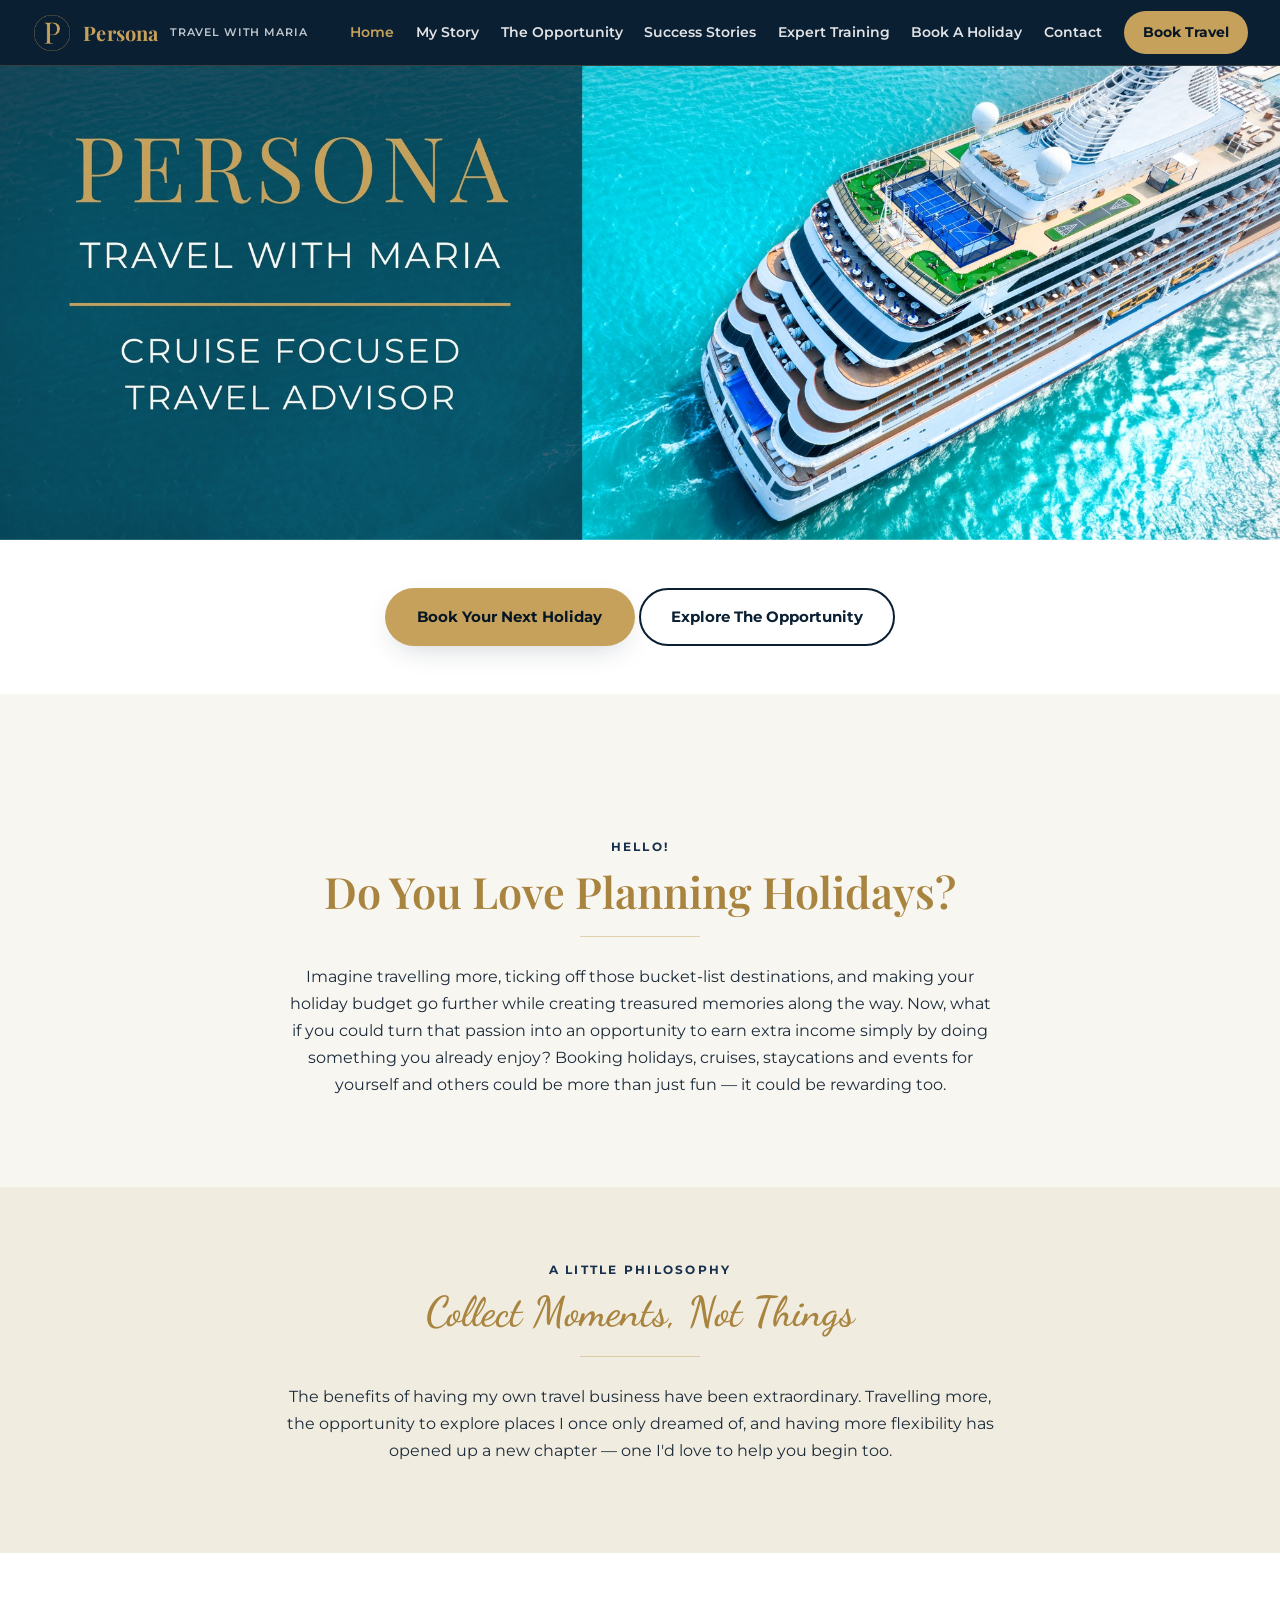
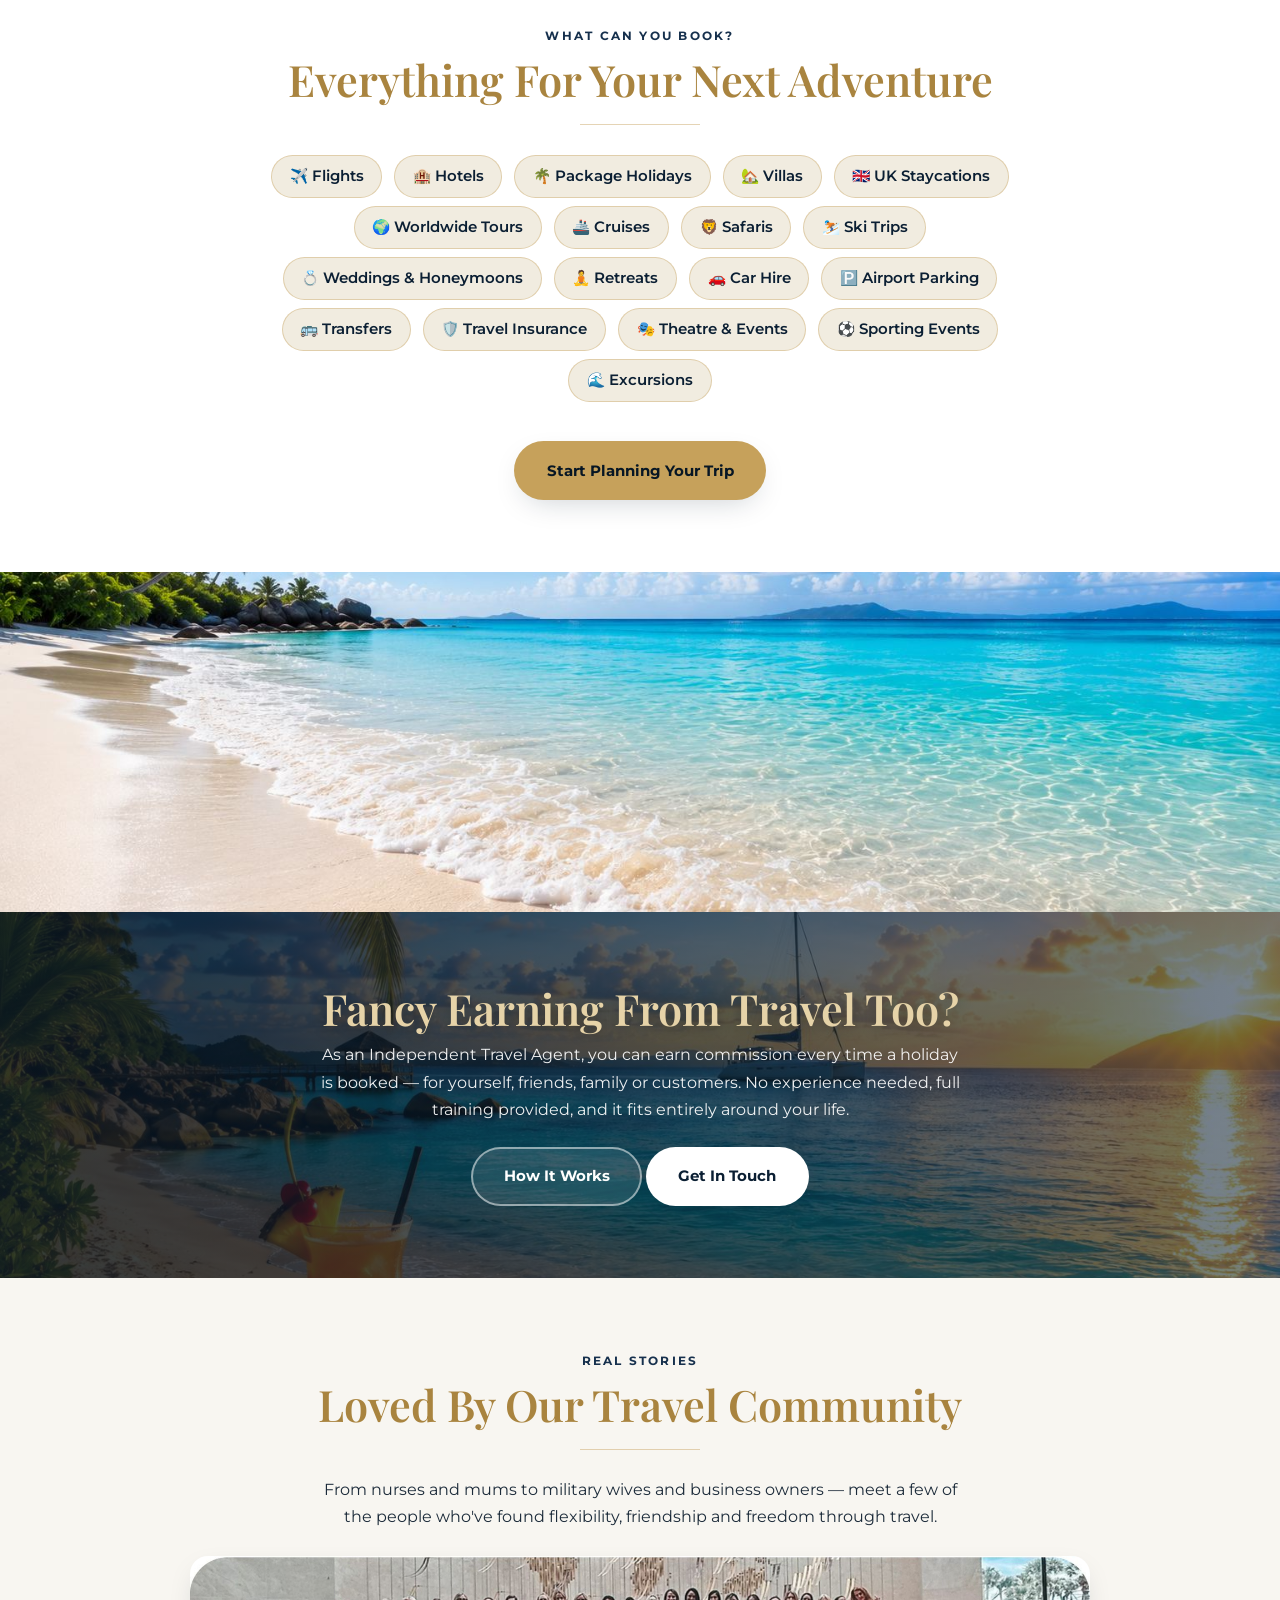
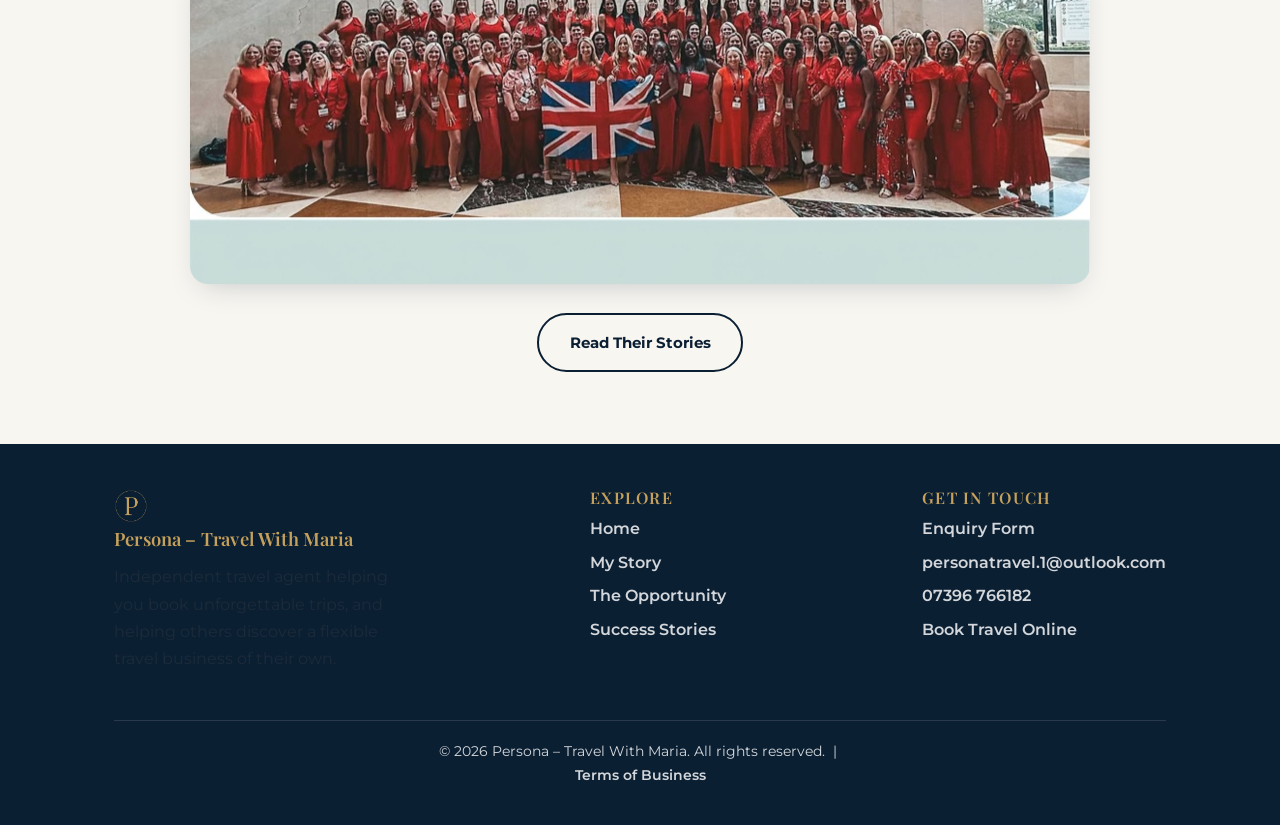
<file: index.html>
<!DOCTYPE html>
<html lang="en">
<head>
<meta name="google-site-verification" content="FMCW6wmu16ld_7FymERCwdyVBlSxtpciRfaMGRhkges" />
<meta charset="UTF-8">
<meta name="viewport" content="width=device-width, initial-scale=1.0">
<title>Persona – Travel With Maria | Independent Travel Agent</title>
<meta name="description" content="Travel smarter, dream bigger, live more. Book your next holiday or discover the flexible travel business opportunity with Maria.">
<link rel="stylesheet" href="style.css">
<meta property="og:type" content="website">
<meta property="og:title" content="Persona – Travel With Maria | Independent Travel Agent">
<meta property="og:description" content="Travel smarter, dream bigger, live more. Book your next holiday or discover the flexible travel business opportunity with Maria.">
<meta property="og:image" content="https://personatravelwithmaria.github.io/Persona-travel-with-maria/images/beach-calm-horizon.jpg">
<meta property="og:url" content="https://personatravelwithmaria.github.io/Persona-travel-with-maria/index.html">
<meta name="twitter:card" content="summary_large_image">
<meta name="twitter:title" content="Persona – Travel With Maria | Independent Travel Agent">
<meta name="twitter:description" content="Travel smarter, dream bigger, live more. Book your next holiday or discover the flexible travel business opportunity with Maria.">
<meta name="twitter:image" content="https://personatravelwithmaria.github.io/Persona-travel-with-maria/images/beach-calm-horizon.jpg">
</head>
<body>

<header class="site-header">
  <div class="nav-wrap">
    <a href="index.html" class="brand"><img src="images/logo-p.png" alt="Persona logo" class="logo-mark">Persona<span>Travel With Maria</span></a>
    <button class="nav-toggle" aria-label="Menu" onclick="document.querySelector('.main-nav').classList.toggle('open')">☰</button>
    <nav class="main-nav">
      <a href="index.html" class="active">Home</a>
      <a href="about.html">My Story</a>
      <a href="opportunity.html">The Opportunity</a>
      <a href="success-stories.html">Success Stories</a>
      <a href="training.html">Expert Training</a>
      <a href="holidays.html">Book A Holiday</a>
      <a href="contact.html">Contact</a>
      <a href="https://personatravelwithmaria.inteletravel.uk" target="_blank" rel="noopener" class="cta-link">Book Travel</a>
    </nav>
  </div>
</header>

<img src="images/persona-cruise-banner.jpg" alt="Persona - Travel With Maria, Cruise Focused Travel Advisor" style="width:100%;height:auto;display:block;">

<section class="section white tight">
  <div class="container center">
    <div class="button-row">
      <a href="https://personatravelwithmaria.inteletravel.uk" target="_blank" rel="noopener" class="btn btn-primary">Book Your Next Holiday</a>
      <a href="opportunity.html" class="btn btn-outline">Explore The Opportunity</a>
    </div>
  </div>
</section>

<div class="wave" aria-hidden="true">
  <svg viewBox="0 0 1200 70" preserveAspectRatio="none"><path d="M0,30 C200,70 400,0 600,30 C800,60 1000,10 1200,35 L1200,70 L0,70 Z" fill="#f8f6f1"/></svg>
</div>

<section class="section cream">
  <div class="container center" style="max-width:760px;">
    <span class="eyebrow">Hello!</span>
    <h2>Do You Love Planning Holidays?</h2>
    <hr class="divider">
    <p>Imagine travelling more, ticking off those bucket-list destinations, and making your holiday budget go further while creating treasured memories along the way. Now, what if you could turn that passion into an opportunity to earn extra income simply by doing something you already enjoy? Booking holidays, cruises, staycations and events for yourself and others could be more than just fun — it could be rewarding too.</p>
  </div>
</section>

<section class="section soft">
  <div class="container center" style="max-width:760px;">
    <span class="eyebrow">A little philosophy</span>
    <h2 class="script" style="font-size:2.6rem; color:var(--gold-deep);">Collect Moments, Not Things</h2>
    <hr class="divider">
    <p>The benefits of having my own travel business have been extraordinary. Travelling more, the opportunity to explore places I once only dreamed of, and having more flexibility has opened up a new chapter — one I'd love to help you begin too.</p>
  </div>
</section>

<section class="section white">
  <div class="container center">
    <span class="eyebrow">What Can You Book?</span>
    <h2>Everything For Your Next Adventure</h2>
    <hr class="divider">
    <div style="max-width:800px;margin:0 auto;">
      <span class="pill">✈️ Flights</span>
      <span class="pill">🏨 Hotels</span>
      <span class="pill">🌴 Package Holidays</span>
      <span class="pill">🏡 Villas</span>
      <span class="pill">🇬🇧 UK Staycations</span>
      <span class="pill">🌍 Worldwide Tours</span>
      <span class="pill">🚢 Cruises</span>
      <span class="pill">🦁 Safaris</span>
      <span class="pill">⛷️ Ski Trips</span>
      <span class="pill">💍 Weddings & Honeymoons</span>
      <span class="pill">🧘 Retreats</span>
      <span class="pill">🚗 Car Hire</span>
      <span class="pill">🅿️ Airport Parking</span>
      <span class="pill">🚌 Transfers</span>
      <span class="pill">🛡️ Travel Insurance</span>
      <span class="pill">🎭 Theatre & Events</span>
      <span class="pill">⚽ Sporting Events</span>
      <span class="pill">🌊 Excursions</span>
    </div>
    <div style="margin-top:2.2rem;">
      <a href="https://personatravelwithmaria.inteletravel.uk" target="_blank" rel="noopener" class="btn btn-primary">Start Planning Your Trip</a>
    </div>
  </div>
</section>

<img src="images/beach-palms-sunflare.jpg" alt="Sunlit tropical beach with palm trees and turquoise water" style="width:100%;height:340px;object-fit:cover;display:block;">

<section class="photo-banner" style="background-image:url('images/beach-sunset-cocktail.jpg');">
  <h2>Fancy Earning From Travel Too?</h2>
  <p>As an Independent Travel Agent, you can earn commission every time a holiday is booked — for yourself, friends, family or customers. No experience needed, full training provided, and it fits entirely around your life.</p>
  <div class="button-row">
    <a href="opportunity.html" class="btn btn-ghost">How It Works</a>
    <a href="contact.html" class="btn btn-primary" style="background:#fff;color:var(--navy);">Get In Touch</a>
  </div>
</section>

<section class="section cream">
  <div class="container center">
    <span class="eyebrow">Real Stories</span>
    <h2>Loved By Our Travel Community</h2>
    <hr class="divider">
    <p style="max-width:640px;margin:0 auto 1.6rem;">From nurses and mums to military wives and business owners — meet a few of the people who've found flexibility, friendship and freedom through travel.</p>
    <img src="images/community-team-red.jpg" alt="Our travel community together at a conference" style="width:100%;max-width:900px;border-radius:var(--radius);box-shadow:var(--shadow);margin:0 auto 1.8rem;display:block;">
    <a href="success-stories.html" class="btn btn-outline">Read Their Stories</a>
  </div>
</section>

<footer class="site-footer">
  <div class="container">
    <div class="foot-grid">
      <div>
        <a href="index.html" class="brand" style="font-size:1.15rem;"><img src="images/logo-p.png" alt="Persona logo" class="logo-mark" style="width:34px;height:34px;">Persona – Travel With Maria</a>
        <p style="margin-top:.6rem;max-width:280px;">Independent travel agent helping you book unforgettable trips, and helping others discover a flexible travel business of their own.</p>
      </div>
      <div>
        <h4>Explore</h4>
        <a href="index.html">Home</a>
        <a href="about.html">My Story</a>
        <a href="opportunity.html">The Opportunity</a>
        <a href="success-stories.html">Success Stories</a>
      </div>
      <div>
        <h4>Get In Touch</h4>
        <a href="contact.html">Enquiry Form</a>
        <a href="mailto:personatravel.1@outlook.com">personatravel.1@outlook.com</a>
        <a href="tel:+447396766182">07396 766182</a>
        <a href="https://personatravelwithmaria.inteletravel.uk" target="_blank" rel="noopener">Book Travel Online</a>
      </div>
    </div>
    <div class="foot-bottom">
      &copy; <span id="year"></span> Persona – Travel With Maria. All rights reserved. &nbsp;|&nbsp; <a href="terms.html">Terms of Business</a>
    </div>
  </div>
</footer>

<script>document.getElementById('year').textContent = new Date().getFullYear();</script>
</body>
</html>
</file>
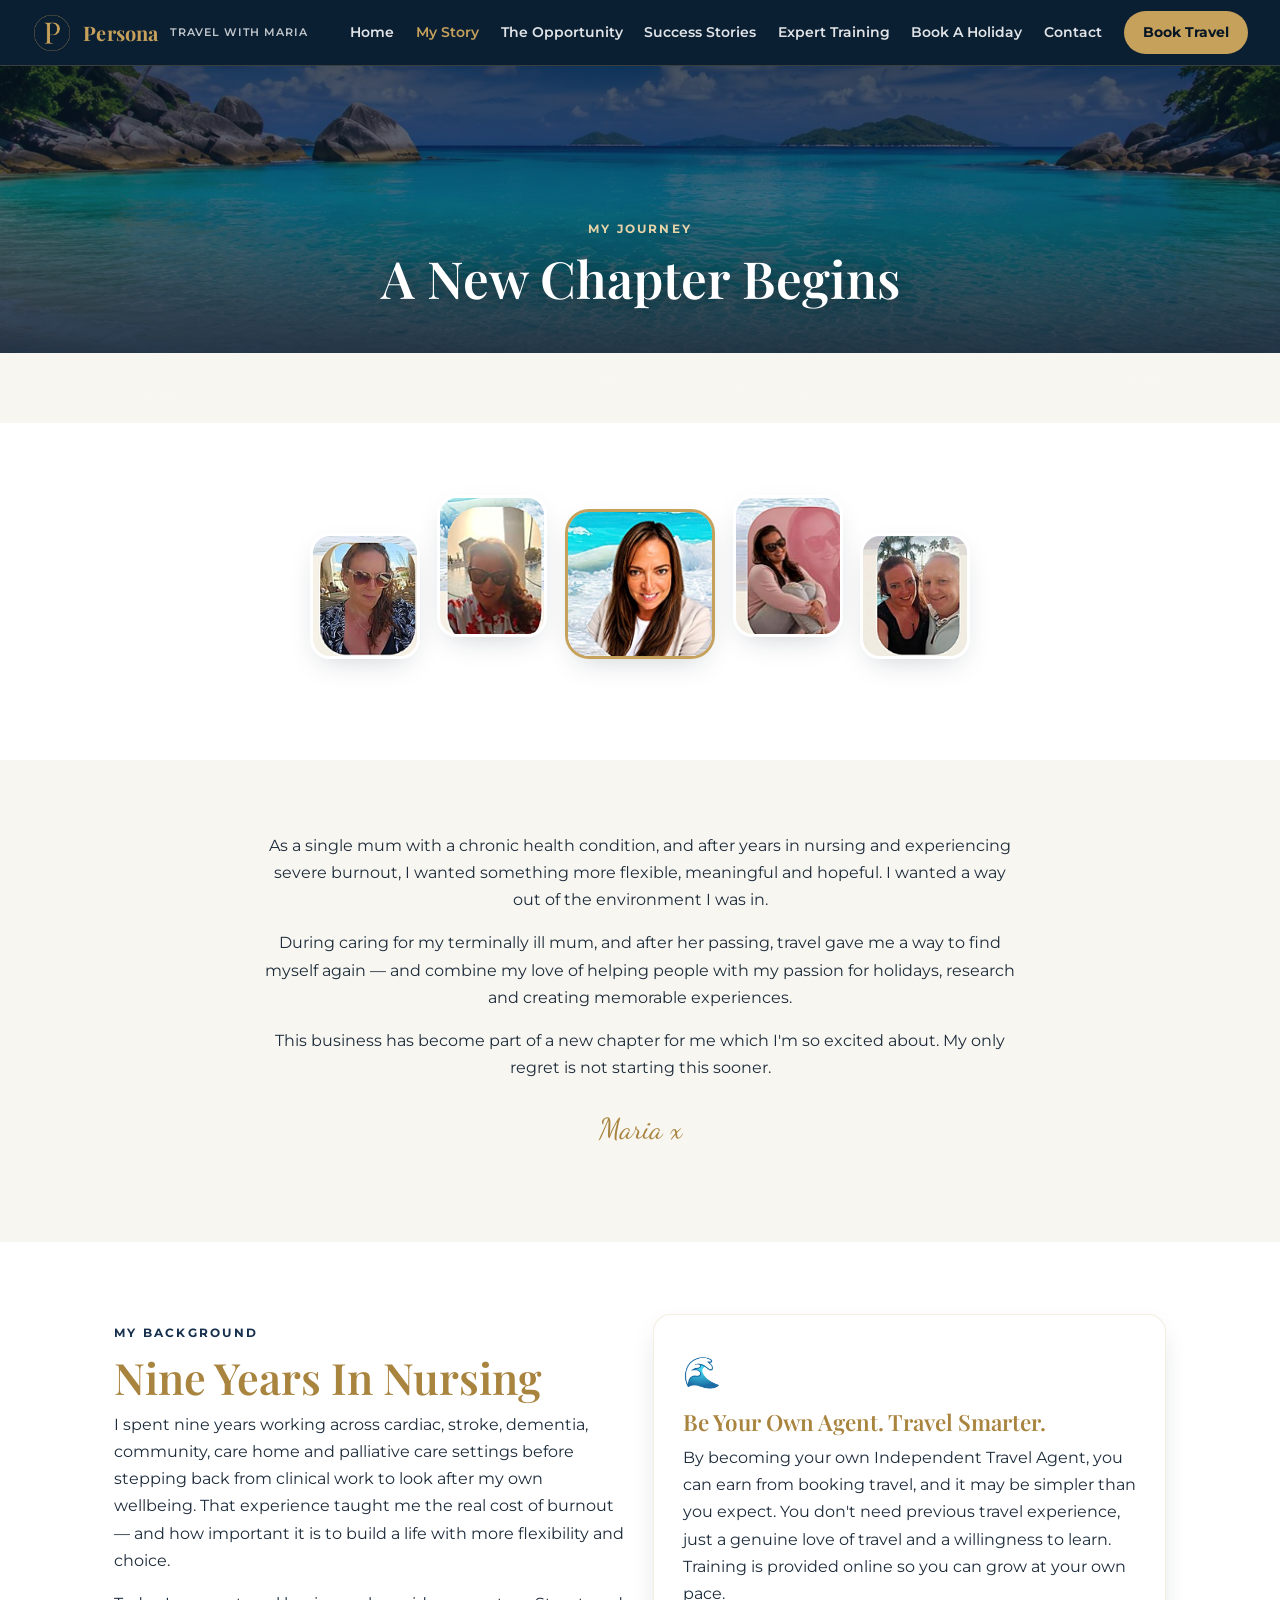
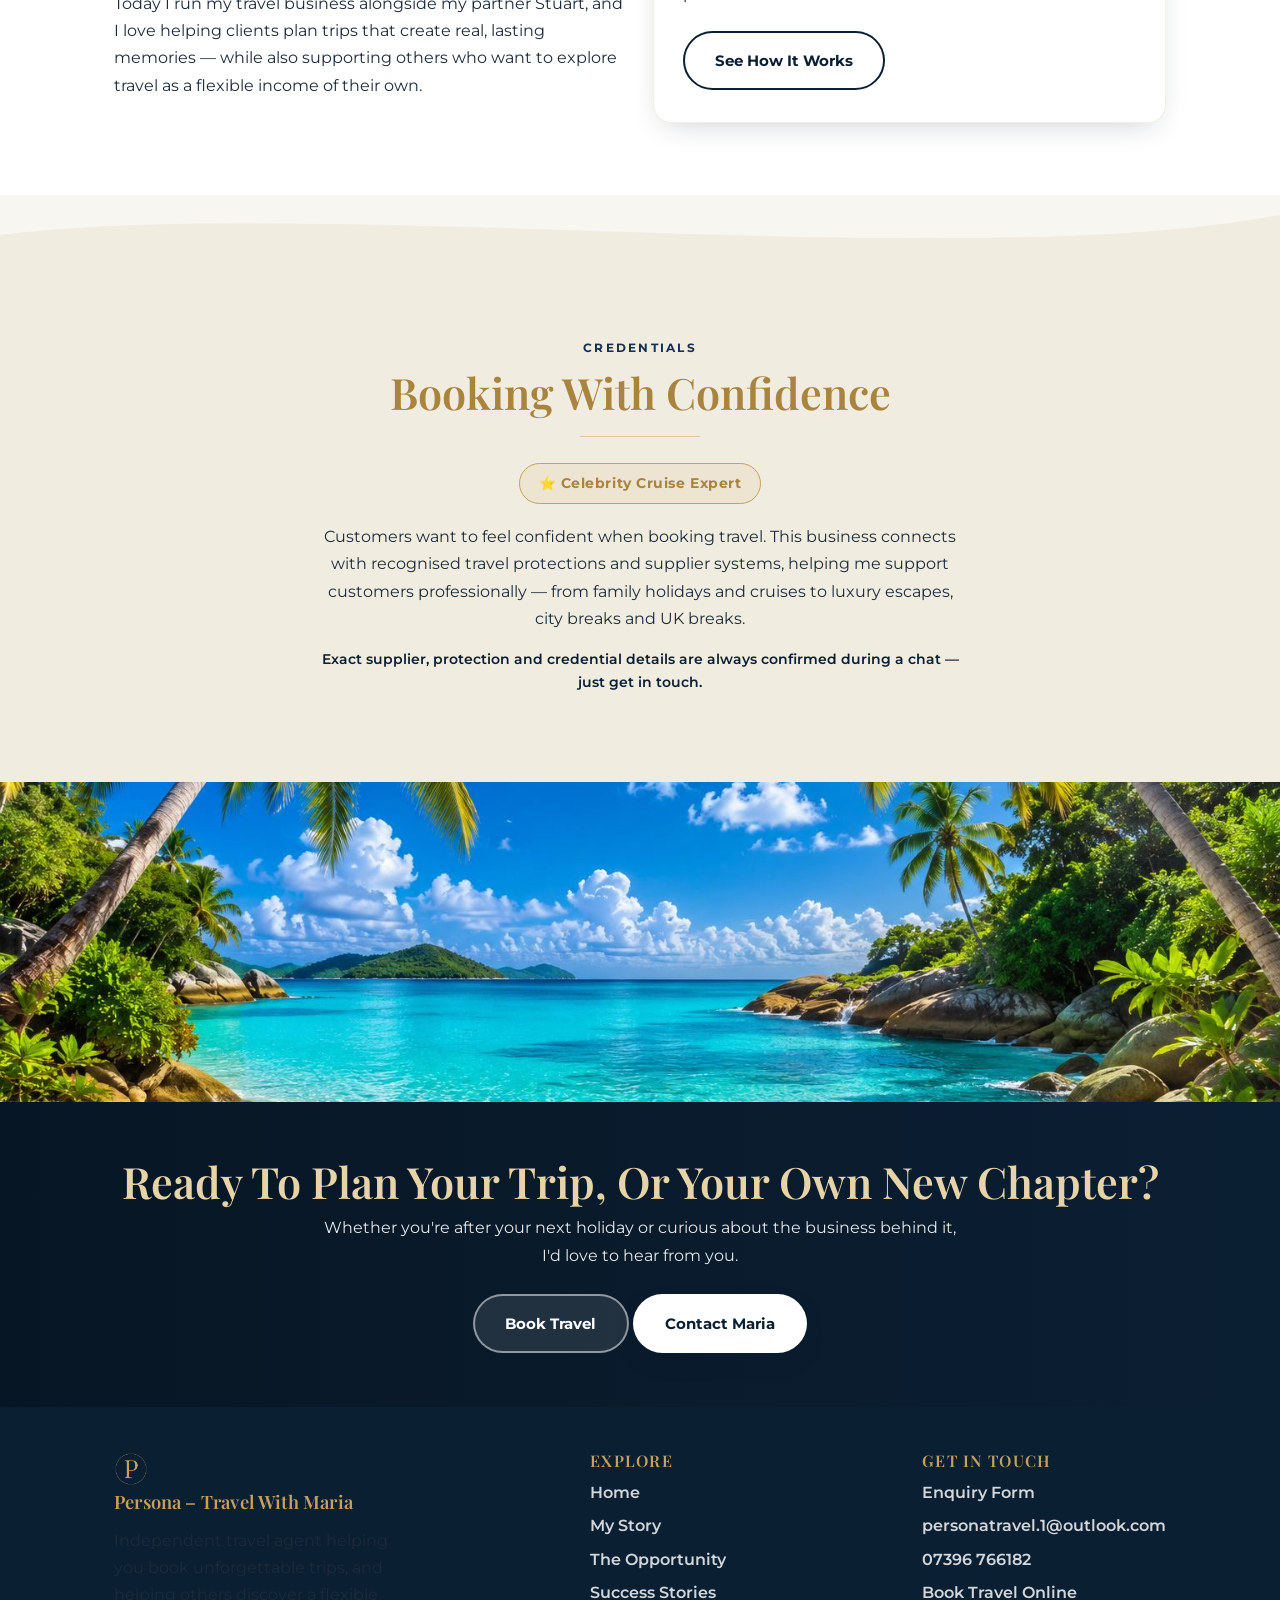
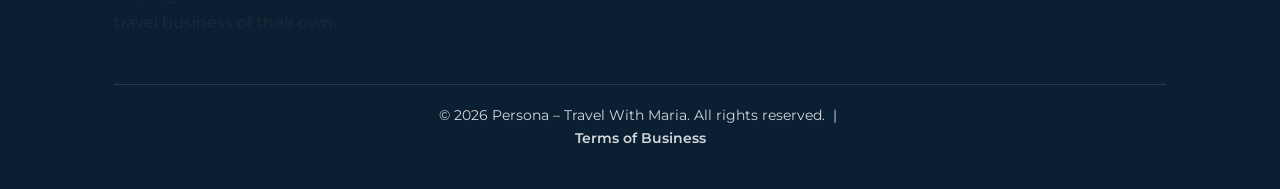
<file: about.html>
<!DOCTYPE html>
<html lang="en">
<head>
<meta charset="UTF-8">
<meta name="viewport" content="width=device-width, initial-scale=1.0">
<title>My Story | Persona – Travel With Maria</title>
<meta name="description" content="From nursing and burnout to building a flexible travel business — read Maria's journey.">
<link rel="stylesheet" href="style.css">
<meta property="og:type" content="website">
<meta property="og:title" content="My Story | Persona – Travel With Maria">
<meta property="og:description" content="From nursing and burnout to building a flexible travel business — read Maria's journey.">
<meta property="og:image" content="https://personatravelwithmaria.github.io/Persona-travel-with-maria/images/beach-cove-rocks.jpg">
<meta property="og:url" content="https://personatravelwithmaria.github.io/Persona-travel-with-maria/about.html">
<meta name="twitter:card" content="summary_large_image">
<meta name="twitter:title" content="My Story | Persona – Travel With Maria">
<meta name="twitter:description" content="From nursing and burnout to building a flexible travel business — read Maria's journey.">
<meta name="twitter:image" content="https://personatravelwithmaria.github.io/Persona-travel-with-maria/images/beach-cove-rocks.jpg">
</head>
<body>

<header class="site-header">
  <div class="nav-wrap">
    <a href="index.html" class="brand"><img src="images/logo-p.png" alt="Persona logo" class="logo-mark">Persona<span>Travel With Maria</span></a>
    <button class="nav-toggle" aria-label="Menu" onclick="document.querySelector('.main-nav').classList.toggle('open')">☰</button>
    <nav class="main-nav">
      <a href="index.html">Home</a>
      <a href="about.html" class="active">My Story</a>
      <a href="opportunity.html">The Opportunity</a>
      <a href="success-stories.html">Success Stories</a>
      <a href="training.html">Expert Training</a>
      <a href="holidays.html">Book A Holiday</a>
      <a href="contact.html">Contact</a>
      <a href="https://personatravelwithmaria.inteletravel.uk" target="_blank" rel="noopener" class="cta-link">Book Travel</a>
    </nav>
  </div>
</header>

<section class="hero photo" style="padding-bottom:2.5rem;background-image:url('images/beach-cove-rocks.jpg');">
  <div class="container hero-inner">
    <span class="eyebrow">My Journey</span>
    <h1 style="font-size:clamp(2.2rem,4.5vw,3.2rem);">A New Chapter Begins</h1>
  </div>
</section>

<div class="wave" aria-hidden="true">
  <svg viewBox="0 0 1200 70" preserveAspectRatio="none"><path d="M0,30 C200,70 400,0 600,30 C800,60 1000,10 1200,35 L1200,70 L0,70 Z" fill="#f8f6f1"/></svg>
</div>

<section class="section white">
  <div class="container center">
    <div style="display:flex;justify-content:center;align-items:flex-end;gap:1.1rem;flex-wrap:wrap;margin-bottom:1.8rem;">
      <img src="images/journey/p1_single.jpg" alt="Maria travelling" style="width:110px;height:126px;object-fit:cover;border-radius:20px;box-shadow:var(--shadow);border:3px solid var(--white);">
      <img src="images/journey/p2_floral.jpg" alt="Maria travelling" style="width:110px;height:142px;object-fit:cover;border-radius:20px;box-shadow:var(--shadow);border:3px solid var(--white);margin-bottom:1.4rem;">
      <img src="images/journey/p3_main.jpg" alt="Maria" style="width:150px;height:150px;object-fit:cover;border-radius:24px;box-shadow:var(--shadow);border:3px solid var(--gold);">
      <img src="images/journey/p4_pink.jpg" alt="Maria travelling" style="width:110px;height:142px;object-fit:cover;border-radius:20px;box-shadow:var(--shadow);border:3px solid var(--white);margin-bottom:1.4rem;">
      <img src="images/journey/p5_couple.jpg" alt="Maria and Stuart" style="width:110px;height:126px;object-fit:cover;border-radius:20px;box-shadow:var(--shadow);border:3px solid var(--white);">
    </div>
  </div>
</section>

<section class="section cream">
  <div class="container" style="max-width:800px;">
    <p style="text-align:center;">As a single mum with a chronic health condition, and after years in nursing and experiencing severe burnout, I wanted something more flexible, meaningful and hopeful. I wanted a way out of the environment I was in.</p>
    <p style="text-align:center;">During caring for my terminally ill mum, and after her passing, travel gave me a way to find myself again — and combine my love of helping people with my passion for holidays, research and creating memorable experiences.</p>
    <p style="text-align:center;">This business has become part of a new chapter for me which I'm so excited about. My only regret is not starting this sooner.</p>
    <p class="script center" style="font-size:1.8rem;margin-top:1.5rem;">Maria x</p>
  </div>
</section>

<section class="section white">
  <div class="container">
    <div class="grid cols-2" style="align-items:center;">
      <div>
        <span class="eyebrow">My Background</span>
        <h2>Nine Years In Nursing</h2>
        <p>I spent nine years working across cardiac, stroke, dementia, community, care home and palliative care settings before stepping back from clinical work to look after my own wellbeing. That experience taught me the real cost of burnout — and how important it is to build a life with more flexibility and choice.</p>
        <p>Today I run my travel business alongside my partner Stuart, and I love helping clients plan trips that create real, lasting memories — while also supporting others who want to explore travel as a flexible income of their own.</p>
      </div>
      <div class="card">
        <span class="icon">🌊</span>
        <h3>Be Your Own Agent. Travel Smarter.</h3>
        <p>By becoming your own Independent Travel Agent, you can earn from booking travel, and it may be simpler than you expect. You don't need previous travel experience, just a genuine love of travel and a willingness to learn. Training is provided online so you can grow at your own pace.</p>
        <a href="opportunity.html" class="btn btn-outline" style="margin-top:.5rem;">See How It Works</a>
      </div>
    </div>
  </div>
</section>

<div class="wave" aria-hidden="true">
  <svg viewBox="0 0 1200 70" preserveAspectRatio="none"><path d="M0,40 C300,0 900,80 1200,20 L1200,70 L0,70 Z" fill="#f1ece0"/></svg>
</div>

<section class="section soft">
  <div class="container center" style="max-width:700px;">
    <span class="eyebrow">Credentials</span>
    <h2>Booking With Confidence</h2>
    <hr class="divider">
    <span class="badge-gold" style="background:rgba(198,161,91,.1);color:var(--gold-deep);">⭐ Celebrity Cruise Expert</span>
    <p>Customers want to feel confident when booking travel. This business connects with recognised travel protections and supplier systems, helping me support customers professionally — from family holidays and cruises to luxury escapes, city breaks and UK breaks.</p>
    <p style="font-size:.85rem;color:var(--navy);font-weight:600;">Exact supplier, protection and credential details are always confirmed during a chat — just get in touch.</p>
  </div>
</section>

<img src="images/beach-palm-frame.jpg" alt="Palm trees framing a turquoise cove" style="width:100%;height:320px;object-fit:cover;display:block;">

<section class="strip">
  <h2>Ready To Plan Your Trip, Or Your Own New Chapter?</h2>
  <p>Whether you're after your next holiday or curious about the business behind it, I'd love to hear from you.</p>
  <div class="button-row">
    <a href="https://personatravelwithmaria.inteletravel.uk" target="_blank" rel="noopener" class="btn btn-ghost">Book Travel</a>
    <a href="contact.html" class="btn btn-primary" style="background:#fff;color:var(--navy);">Contact Maria</a>
  </div>
</section>

<footer class="site-footer">
  <div class="container">
    <div class="foot-grid">
      <div>
        <a href="index.html" class="brand" style="font-size:1.15rem;"><img src="images/logo-p.png" alt="Persona logo" class="logo-mark" style="width:34px;height:34px;">Persona – Travel With Maria</a>
        <p style="margin-top:.6rem;max-width:280px;">Independent travel agent helping you book unforgettable trips, and helping others discover a flexible travel business of their own.</p>
      </div>
      <div>
        <h4>Explore</h4>
        <a href="index.html">Home</a>
        <a href="about.html">My Story</a>
        <a href="opportunity.html">The Opportunity</a>
        <a href="success-stories.html">Success Stories</a>
      </div>
      <div>
        <h4>Get In Touch</h4>
        <a href="contact.html">Enquiry Form</a>
        <a href="mailto:personatravel.1@outlook.com">personatravel.1@outlook.com</a>
        <a href="tel:+447396766182">07396 766182</a>
        <a href="https://personatravelwithmaria.inteletravel.uk" target="_blank" rel="noopener">Book Travel Online</a>
      </div>
    </div>
    <div class="foot-bottom">
      &copy; <span id="year"></span> Persona – Travel With Maria. All rights reserved. &nbsp;|&nbsp; <a href="terms.html">Terms of Business</a>
    </div>
  </div>
</footer>
<script>document.getElementById('year').textContent = new Date().getFullYear();</script>
</body>
</html>
</file>
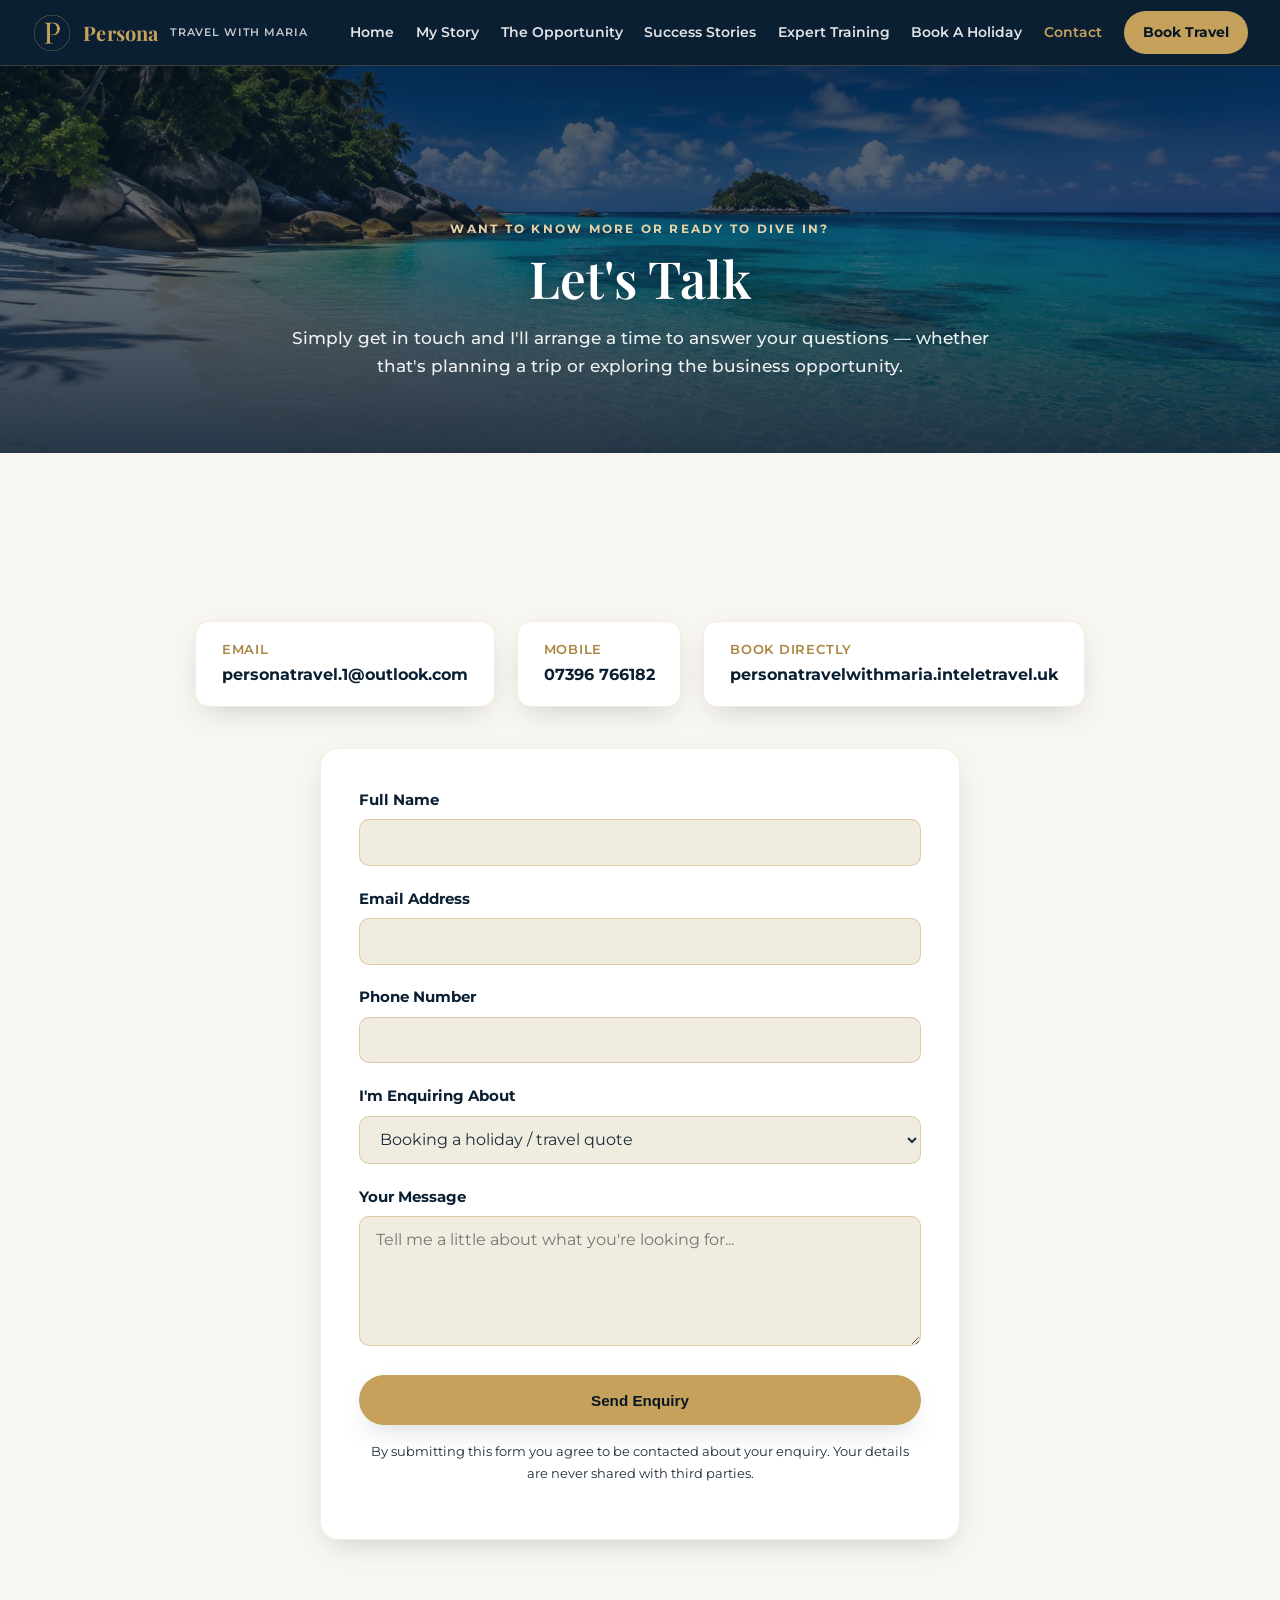
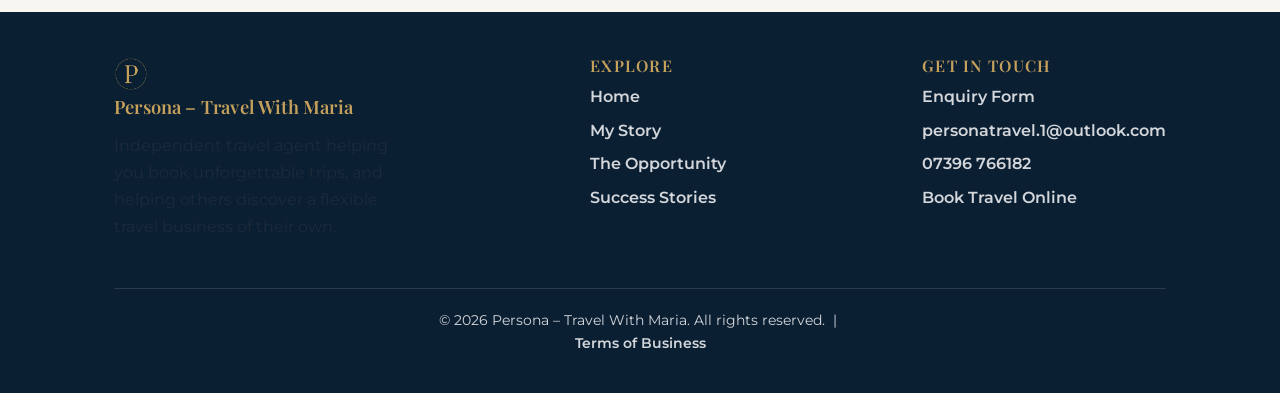
<file: contact.html>
<!DOCTYPE html>
<html lang="en">
<head>
<meta charset="UTF-8">
<meta name="viewport" content="width=device-width, initial-scale=1.0">
<title>Contact | Persona – Travel With Maria</title>
<meta name="description" content="Get in touch with Maria to plan your next holiday or find out more about the travel business opportunity.">
<link rel="stylesheet" href="style.css">
<meta property="og:type" content="website">
<meta property="og:title" content="Contact | Persona – Travel With Maria">
<meta property="og:description" content="Get in touch with Maria to plan your next holiday or find out more about the travel business opportunity.">
<meta property="og:image" content="https://personatravelwithmaria.github.io/Persona-travel-with-maria/images/beach-cove-island.jpg">
<meta property="og:url" content="https://personatravelwithmaria.github.io/Persona-travel-with-maria/contact.html">
<meta name="twitter:card" content="summary_large_image">
<meta name="twitter:title" content="Contact | Persona – Travel With Maria">
<meta name="twitter:description" content="Get in touch with Maria to plan your next holiday or find out more about the travel business opportunity.">
<meta name="twitter:image" content="https://personatravelwithmaria.github.io/Persona-travel-with-maria/images/beach-cove-island.jpg">
</head>
<body>

<header class="site-header">
  <div class="nav-wrap">
    <a href="index.html" class="brand"><img src="images/logo-p.png" alt="Persona logo" class="logo-mark">Persona<span>Travel With Maria</span></a>
    <button class="nav-toggle" aria-label="Menu" onclick="document.querySelector('.main-nav').classList.toggle('open')">☰</button>
    <nav class="main-nav">
      <a href="index.html">Home</a>
      <a href="about.html">My Story</a>
      <a href="opportunity.html">The Opportunity</a>
      <a href="success-stories.html">Success Stories</a>
      <a href="training.html">Expert Training</a>
      <a href="holidays.html">Book A Holiday</a>
      <a href="contact.html" class="active">Contact</a>
      <a href="https://personatravelwithmaria.inteletravel.uk" target="_blank" rel="noopener" class="cta-link">Book Travel</a>
    </nav>
  </div>
</header>

<section class="hero photo" style="padding-bottom:2.5rem;background-image:url('images/beach-cove-island.jpg');">
  <div class="container hero-inner">
    <span class="eyebrow">Want To Know More Or Ready To Dive In?</span>
    <h1 style="font-size:clamp(2.2rem,4.5vw,3.2rem);">Let's Talk</h1>
    <p class="sub" style="font-size:1.05rem;">Simply get in touch and I'll arrange a time to answer your questions — whether that's planning a trip or exploring the business opportunity.</p>
  </div>
</section>

<div class="wave" aria-hidden="true">
  <svg viewBox="0 0 1200 70" preserveAspectRatio="none"><path d="M0,30 C200,70 400,0 600,30 C800,60 1000,10 1200,35 L1200,70 L0,70 Z" fill="#f8f6f1"/></svg>
</div>

<section class="section cream">
  <div class="container">

    <div class="contact-info">
      <a class="item" href="mailto:personatravel.1@outlook.com"><span>Email</span>personatravel.1@outlook.com</a>
      <a class="item" href="tel:+447396766182"><span>Mobile</span>07396 766182</a>
      <a class="item" href="https://personatravelwithmaria.inteletravel.uk" target="_blank" rel="noopener"><span>Book Directly</span>personatravelwithmaria.inteletravel.uk</a>
    </div>

    <form class="enquiry" action="https://formsubmit.co/personatravel.1@outlook.com" method="POST">
      <!-- FormSubmit configuration -->
      <input type="hidden" name="_subject" value="New enquiry – Persona Travel With Maria">
      <input type="hidden" name="_captcha" value="true">
      <input type="hidden" name="_template" value="table">
      <input type="hidden" name="_next" value="thank-you.html">
      <input type="text" name="_honey" style="display:none" tabindex="-1" autocomplete="off">

      <div class="field">
        <label for="name">Full Name</label>
        <input type="text" id="name" name="Name" required>
      </div>

      <div class="field">
        <label for="email">Email Address</label>
        <input type="email" id="email" name="Email" required>
      </div>

      <div class="field">
        <label for="phone">Phone Number</label>
        <input type="tel" id="phone" name="Phone">
      </div>

      <div class="field">
        <label for="interest">I'm Enquiring About</label>
        <select id="interest" name="Enquiry Type">
          <option>Booking a holiday / travel quote</option>
          <option>The travel business opportunity</option>
          <option>Something else</option>
        </select>
      </div>

      <div class="field">
        <label for="message">Your Message</label>
        <textarea id="message" name="Message" placeholder="Tell me a little about what you're looking for..." required></textarea>
      </div>

      <button type="submit" class="btn btn-primary" style="width:100%;">Send Enquiry</button>
      <p style="font-size:.8rem;text-align:center;margin-top:1rem;">By submitting this form you agree to be contacted about your enquiry. Your details are never shared with third parties.</p>
    </form>

  </div>
</section>

<footer class="site-footer">
  <div class="container">
    <div class="foot-grid">
      <div>
        <a href="index.html" class="brand" style="font-size:1.15rem;"><img src="images/logo-p.png" alt="Persona logo" class="logo-mark" style="width:34px;height:34px;">Persona – Travel With Maria</a>
        <p style="margin-top:.6rem;max-width:280px;">Independent travel agent helping you book unforgettable trips, and helping others discover a flexible travel business of their own.</p>
      </div>
      <div>
        <h4>Explore</h4>
        <a href="index.html">Home</a>
        <a href="about.html">My Story</a>
        <a href="opportunity.html">The Opportunity</a>
        <a href="success-stories.html">Success Stories</a>
      </div>
      <div>
        <h4>Get In Touch</h4>
        <a href="contact.html">Enquiry Form</a>
        <a href="mailto:personatravel.1@outlook.com">personatravel.1@outlook.com</a>
        <a href="tel:+447396766182">07396 766182</a>
        <a href="https://personatravelwithmaria.inteletravel.uk" target="_blank" rel="noopener">Book Travel Online</a>
      </div>
    </div>
    <div class="foot-bottom">
      &copy; <span id="year"></span> Persona – Travel With Maria. All rights reserved. &nbsp;|&nbsp; <a href="terms.html">Terms of Business</a>
    </div>
  </div>
</footer>
<script>document.getElementById('year').textContent = new Date().getFullYear();</script>
</body>
</html>
</file>
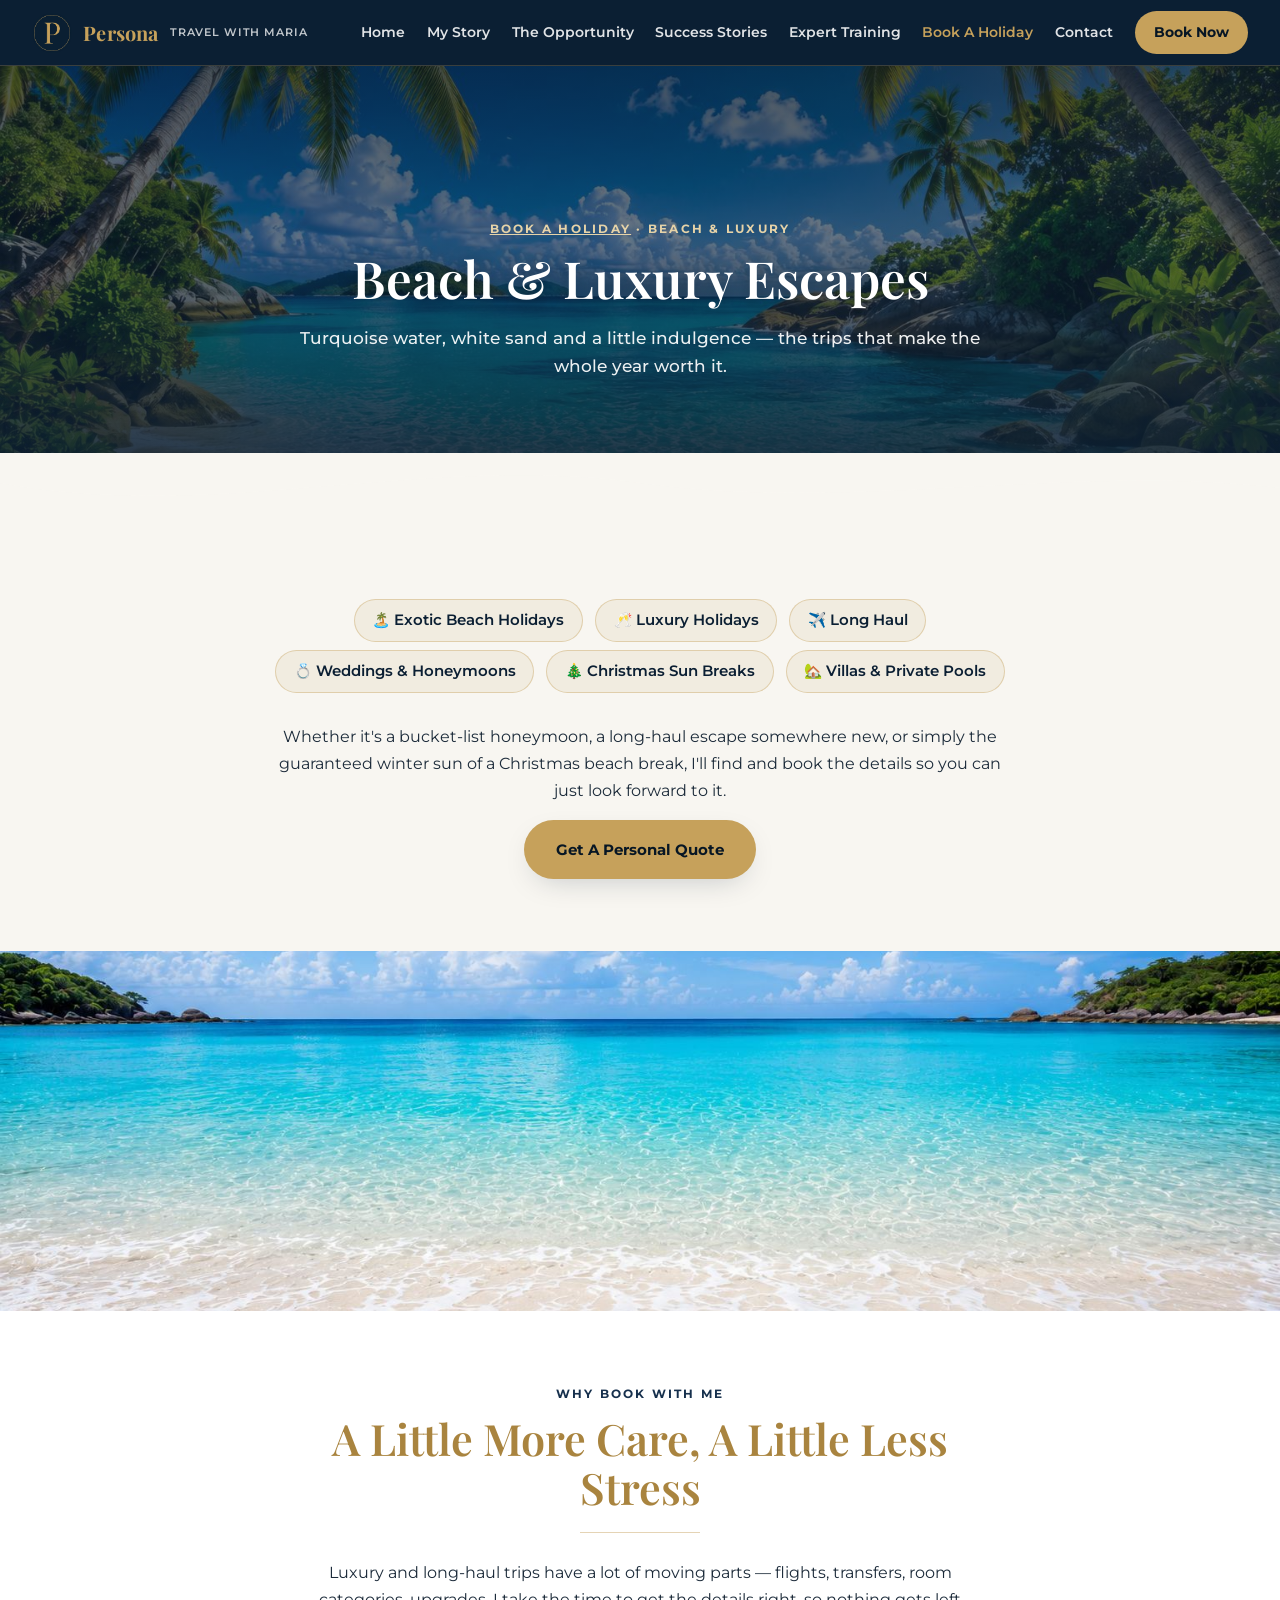
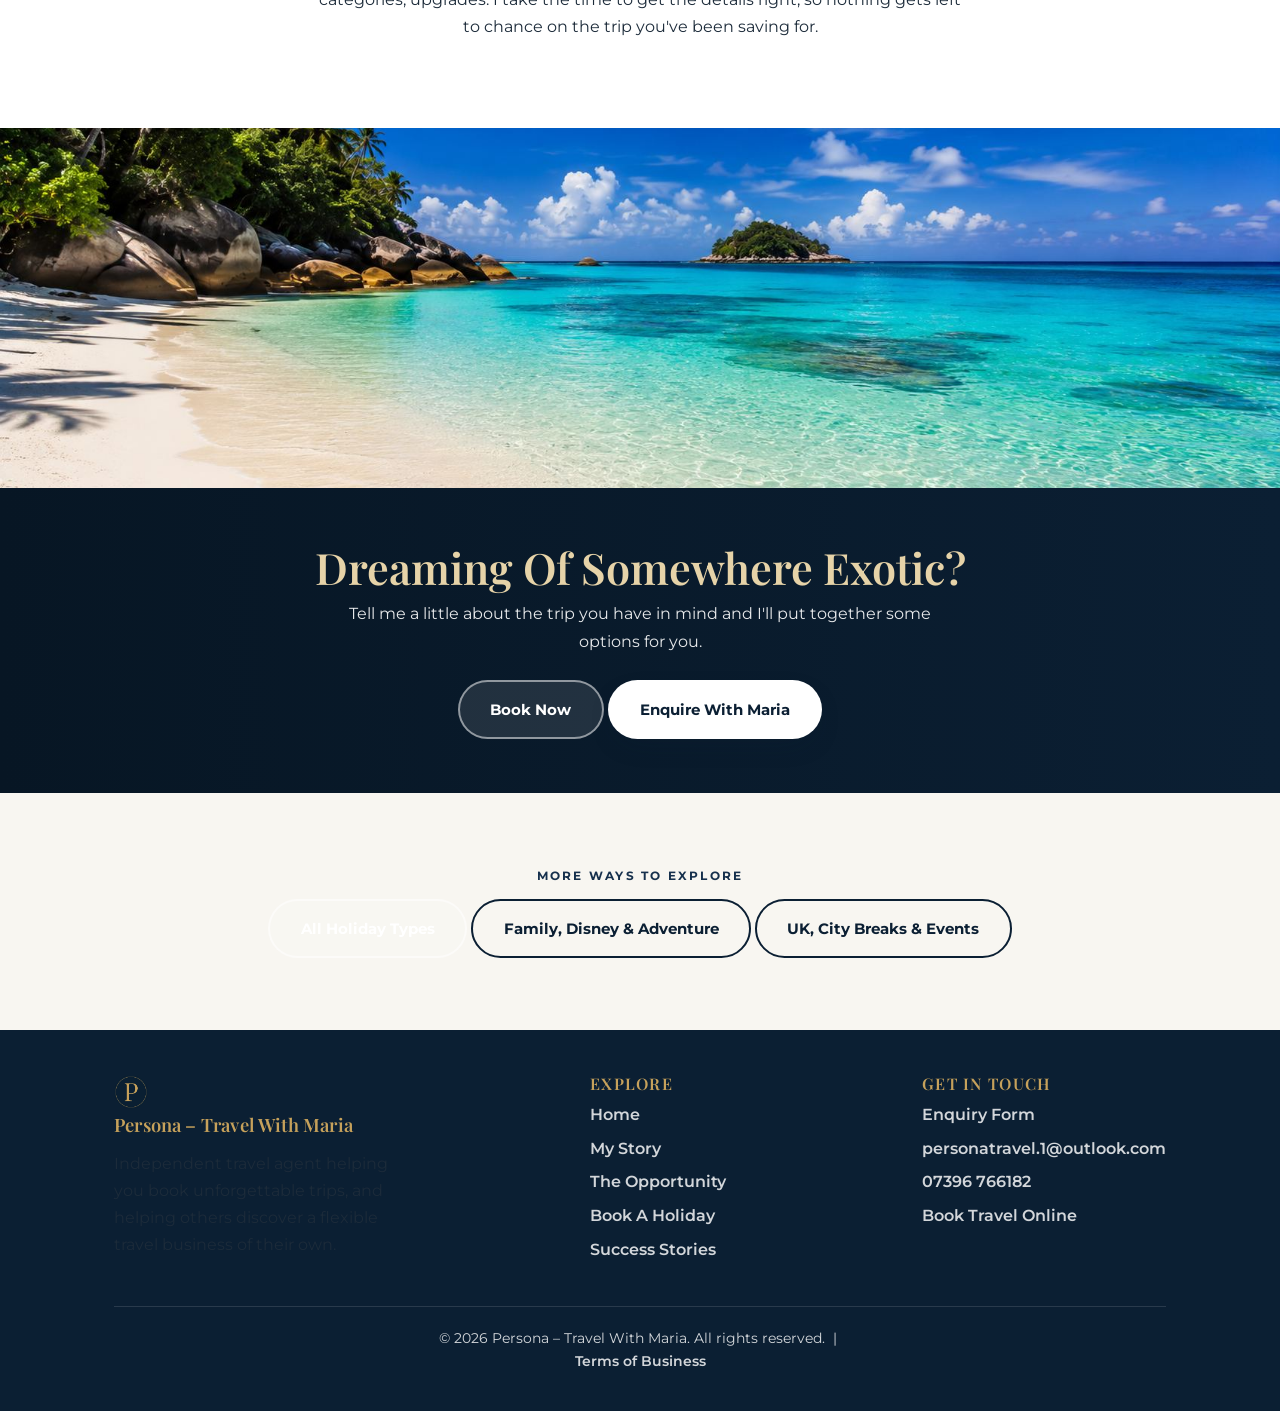
<file: holidays-beach-luxury.html>
<!DOCTYPE html>
<html lang="en">
<head>
<meta charset="UTF-8">
<meta name="viewport" content="width=device-width, initial-scale=1.0">
<title>Beach & Luxury Escapes | Persona – Travel With Maria</title>
<meta name="description" content="Exotic beach holidays, luxury escapes, long haul, honeymoons and Christmas sun breaks — booked for you by Maria.">
<link rel="stylesheet" href="style.css">
</head>
<body>

<header class="site-header">
  <div class="nav-wrap">
    <a href="index.html" class="brand"><img src="images/logo-p.png" alt="Persona logo" class="logo-mark">Persona<span>Travel With Maria</span></a>
    <button class="nav-toggle" aria-label="Menu" onclick="document.querySelector('.main-nav').classList.toggle('open')">☰</button>
    <nav class="main-nav">
      <a href="index.html">Home</a>
      <a href="about.html">My Story</a>
      <a href="opportunity.html">The Opportunity</a>
      <a href="success-stories.html">Success Stories</a>
      <a href="training.html">Expert Training</a>
      <a href="holidays.html" class="active">Book A Holiday</a>
      <a href="contact.html">Contact</a>
      <a href="https://personatravelwithmaria.inteletravel.uk" target="_blank" rel="noopener" class="cta-link">Book Now</a>
    </nav>
  </div>
</header>

<section class="hero photo" style="padding-bottom:2.5rem;background-image:url('images/beach-palm-frame.jpg');">
  <div class="container hero-inner">
    <span class="eyebrow"><a href="holidays.html" style="color:inherit;text-decoration:underline;">Book A Holiday</a> · Beach &amp; Luxury</span>
    <h1 style="font-size:clamp(2.2rem,4.5vw,3.2rem);">Beach &amp; Luxury Escapes</h1>
    <p class="sub" style="font-size:1.05rem;">Turquoise water, white sand and a little indulgence — the trips that make the whole year worth it.</p>
  </div>
</section>

<div class="wave" aria-hidden="true">
  <svg viewBox="0 0 1200 70" preserveAspectRatio="none"><path d="M0,30 C200,70 400,0 600,30 C800,60 1000,10 1200,35 L1200,70 L0,70 Z" fill="#f8f6f1"/></svg>
</div>

<section class="section cream">
  <div class="container center" style="max-width:800px;">
    <div style="margin-bottom:1.6rem;">
      <span class="pill">🏝️ Exotic Beach Holidays</span>
      <span class="pill">🥂 Luxury Holidays</span>
      <span class="pill">✈️ Long Haul</span>
      <span class="pill">💍 Weddings &amp; Honeymoons</span>
      <span class="pill">🎄 Christmas Sun Breaks</span>
      <span class="pill">🏡 Villas &amp; Private Pools</span>
    </div>
    <p>Whether it's a bucket-list honeymoon, a long-haul escape somewhere new, or simply the guaranteed winter sun of a Christmas beach break, I'll find and book the details so you can just look forward to it.</p>
    <a href="contact.html" class="btn btn-primary">Get A Personal Quote</a>
  </div>
</section>

<img src="images/beach-calm-horizon.jpg" alt="Calm turquoise horizon" style="width:100%;height:360px;object-fit:cover;display:block;">

<section class="section white">
  <div class="container center" style="max-width:700px;">
    <span class="eyebrow">Why Book With Me</span>
    <h2>A Little More Care, A Little Less Stress</h2>
    <hr class="divider">
    <p>Luxury and long-haul trips have a lot of moving parts — flights, transfers, room categories, upgrades. I take the time to get the details right, so nothing gets left to chance on the trip you've been saving for.</p>
  </div>
</section>

<img src="images/beach-cove-island.jpg" alt="Secluded luxury cove" style="width:100%;height:360px;object-fit:cover;display:block;">

<section class="strip">
  <h2>Dreaming Of Somewhere Exotic?</h2>
  <p>Tell me a little about the trip you have in mind and I'll put together some options for you.</p>
  <div class="button-row">
    <a href="https://personatravelwithmaria.inteletravel.uk" target="_blank" rel="noopener" class="btn btn-ghost">Book Now</a>
    <a href="contact.html" class="btn btn-primary" style="background:#fff;color:var(--navy);">Enquire With Maria</a>
  </div>
</section>

<section class="section cream">
  <div class="container center">
    <span class="eyebrow">More Ways To Explore</span>
    <div class="button-row" style="margin-top:.8rem;">
      <a href="holidays.html" class="btn btn-ghost">All Holiday Types</a>
      <a href="holidays-family-adventure.html" class="btn btn-outline">Family, Disney &amp; Adventure</a>
      <a href="holidays-city-events.html" class="btn btn-outline">UK, City Breaks &amp; Events</a>
    </div>
  </div>
</section>

<footer class="site-footer">
  <div class="container">
    <div class="foot-grid">
      <div>
        <a href="index.html" class="brand" style="font-size:1.15rem;"><img src="images/logo-p.png" alt="Persona logo" class="logo-mark" style="width:34px;height:34px;">Persona – Travel With Maria</a>
        <p style="margin-top:.6rem;max-width:280px;">Independent travel agent helping you book unforgettable trips, and helping others discover a flexible travel business of their own.</p>
      </div>
      <div>
        <h4>Explore</h4>
        <a href="index.html">Home</a>
        <a href="about.html">My Story</a>
        <a href="opportunity.html">The Opportunity</a>
        <a href="holidays.html">Book A Holiday</a>
        <a href="success-stories.html">Success Stories</a>
      </div>
      <div>
        <h4>Get In Touch</h4>
        <a href="contact.html">Enquiry Form</a>
        <a href="mailto:personatravel.1@outlook.com">personatravel.1@outlook.com</a>
        <a href="tel:+447396766182">07396 766182</a>
        <a href="https://personatravelwithmaria.inteletravel.uk" target="_blank" rel="noopener">Book Travel Online</a>
      </div>
    </div>
    <div class="foot-bottom">
      &copy; <span id="year"></span> Persona – Travel With Maria. All rights reserved. &nbsp;|&nbsp; <a href="terms.html">Terms of Business</a>
    </div>
  </div>
</footer>
<script>document.getElementById('year').textContent = new Date().getFullYear();</script>
</body>
</html>
</file>
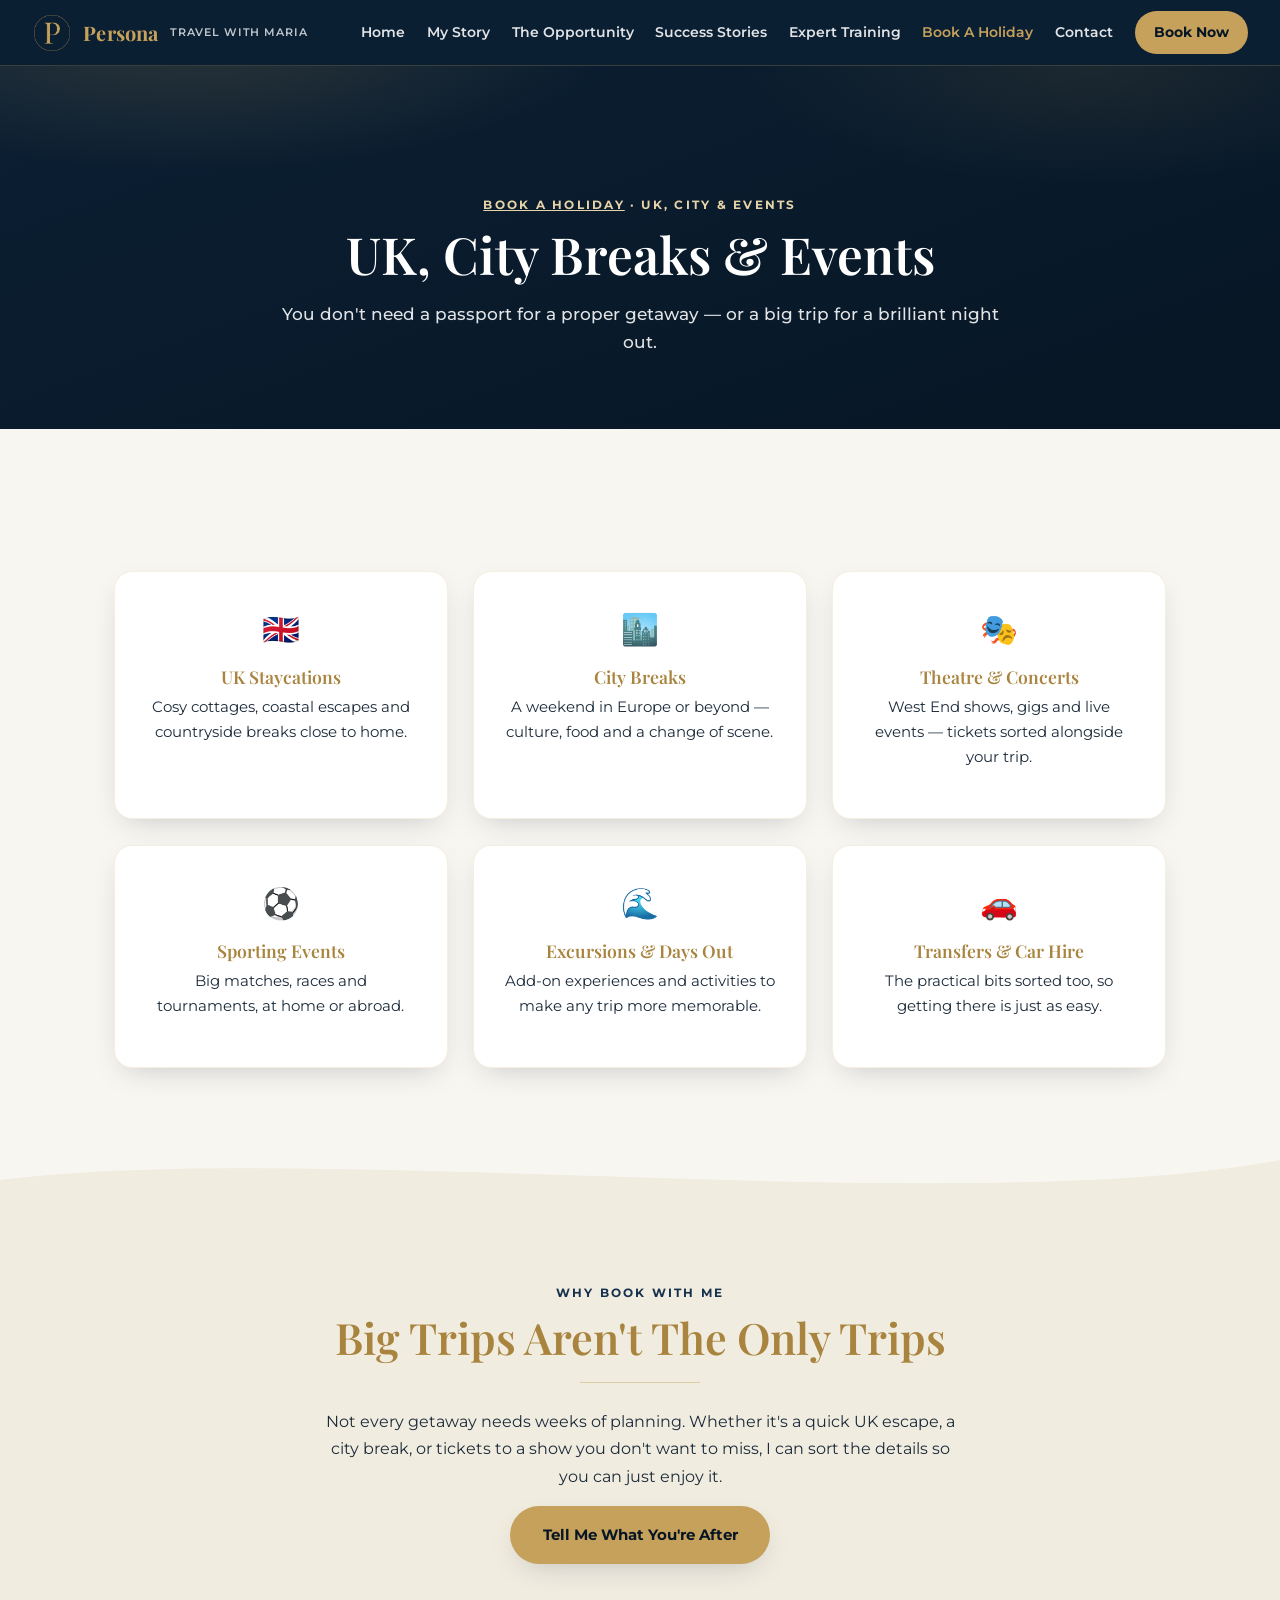
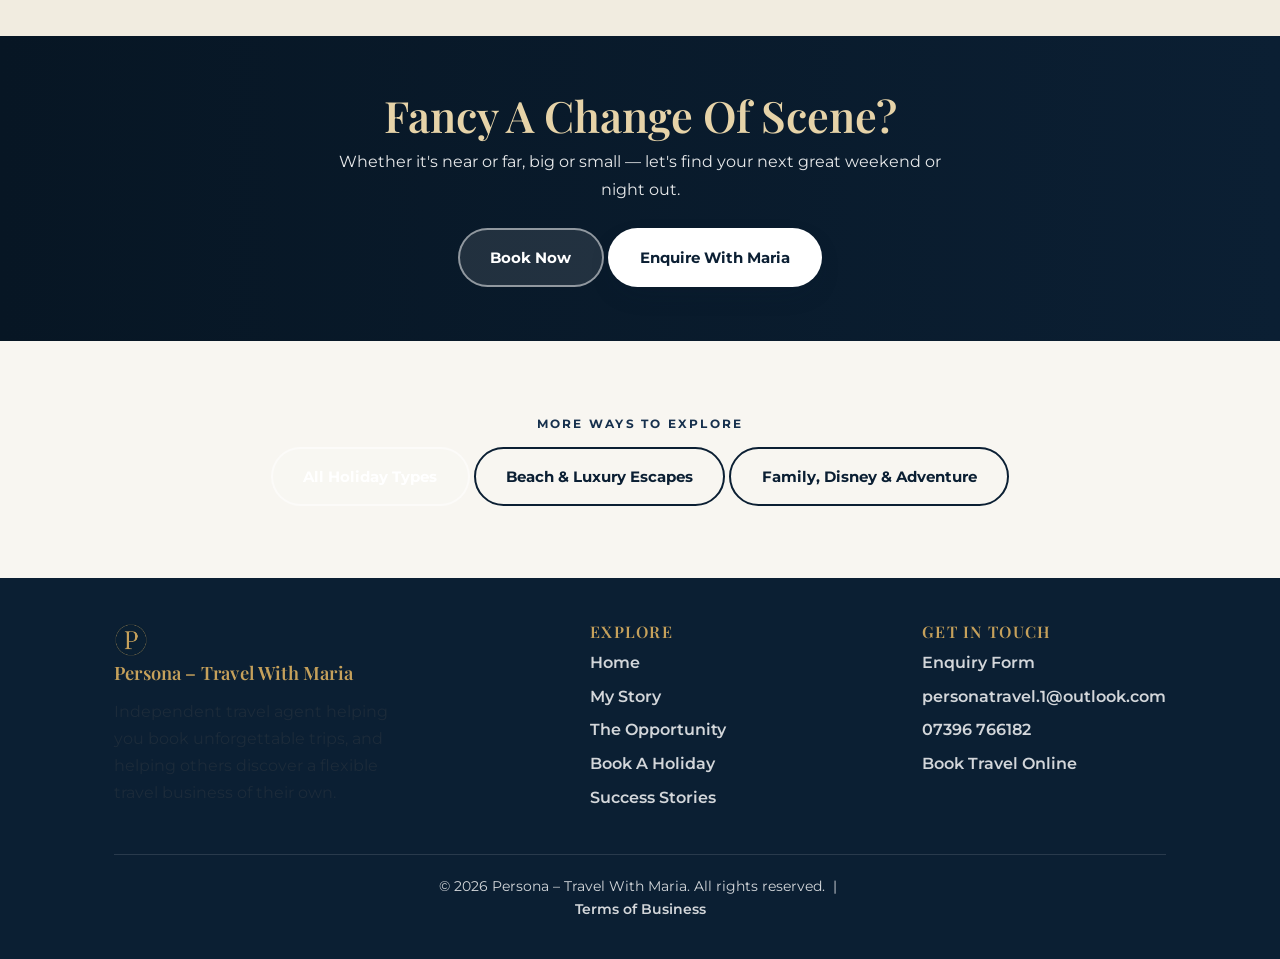
<file: holidays-city-events.html>
<!DOCTYPE html>
<html lang="en">
<head>
<meta charset="UTF-8">
<meta name="viewport" content="width=device-width, initial-scale=1.0">
<title>UK, City Breaks & Events | Persona – Travel With Maria</title>
<meta name="description" content="UK breaks, city breaks, theatre, concerts, sporting events and days out — booked for you by Maria.">
<link rel="stylesheet" href="style.css">
</head>
<body>

<header class="site-header">
  <div class="nav-wrap">
    <a href="index.html" class="brand"><img src="images/logo-p.png" alt="Persona logo" class="logo-mark">Persona<span>Travel With Maria</span></a>
    <button class="nav-toggle" aria-label="Menu" onclick="document.querySelector('.main-nav').classList.toggle('open')">☰</button>
    <nav class="main-nav">
      <a href="index.html">Home</a>
      <a href="about.html">My Story</a>
      <a href="opportunity.html">The Opportunity</a>
      <a href="success-stories.html">Success Stories</a>
      <a href="training.html">Expert Training</a>
      <a href="holidays.html" class="active">Book A Holiday</a>
      <a href="contact.html">Contact</a>
      <a href="https://personatravelwithmaria.inteletravel.uk" target="_blank" rel="noopener" class="cta-link">Book Now</a>
    </nav>
  </div>
</header>

<section class="hero" style="padding-bottom:2.5rem;">
  <div class="container hero-inner">
    <span class="eyebrow"><a href="holidays.html" style="color:inherit;text-decoration:underline;">Book A Holiday</a> · UK, City &amp; Events</span>
    <h1 style="font-size:clamp(2.2rem,4.5vw,3.2rem);">UK, City Breaks &amp; Events</h1>
    <p class="sub" style="font-size:1.05rem;">You don't need a passport for a proper getaway — or a big trip for a brilliant night out.</p>
  </div>
</section>

<div class="wave" aria-hidden="true">
  <svg viewBox="0 0 1200 70" preserveAspectRatio="none"><path d="M0,30 C200,70 400,0 600,30 C800,60 1000,10 1200,35 L1200,70 L0,70 Z" fill="#f8f6f1"/></svg>
</div>

<section class="section cream">
  <div class="container">
    <div class="grid cols-3">
      <div class="card" style="text-align:center;">
        <span class="icon">🇬🇧</span>
        <h3 style="font-size:1.1rem;">UK Staycations</h3>
        <p style="font-size:.92rem;">Cosy cottages, coastal escapes and countryside breaks close to home.</p>
      </div>
      <div class="card" style="text-align:center;">
        <span class="icon">🏙️</span>
        <h3 style="font-size:1.1rem;">City Breaks</h3>
        <p style="font-size:.92rem;">A weekend in Europe or beyond — culture, food and a change of scene.</p>
      </div>
      <div class="card" style="text-align:center;">
        <span class="icon">🎭</span>
        <h3 style="font-size:1.1rem;">Theatre &amp; Concerts</h3>
        <p style="font-size:.92rem;">West End shows, gigs and live events — tickets sorted alongside your trip.</p>
      </div>
      <div class="card" style="text-align:center;">
        <span class="icon">⚽</span>
        <h3 style="font-size:1.1rem;">Sporting Events</h3>
        <p style="font-size:.92rem;">Big matches, races and tournaments, at home or abroad.</p>
      </div>
      <div class="card" style="text-align:center;">
        <span class="icon">🌊</span>
        <h3 style="font-size:1.1rem;">Excursions &amp; Days Out</h3>
        <p style="font-size:.92rem;">Add-on experiences and activities to make any trip more memorable.</p>
      </div>
      <div class="card" style="text-align:center;">
        <span class="icon">🚗</span>
        <h3 style="font-size:1.1rem;">Transfers &amp; Car Hire</h3>
        <p style="font-size:.92rem;">The practical bits sorted too, so getting there is just as easy.</p>
      </div>
    </div>
  </div>
</section>

<div class="wave" aria-hidden="true">
  <svg viewBox="0 0 1200 70" preserveAspectRatio="none"><path d="M0,40 C300,0 900,80 1200,20 L1200,70 L0,70 Z" fill="#f1ece0"/></svg>
</div>

<section class="section soft">
  <div class="container center" style="max-width:700px;">
    <span class="eyebrow">Why Book With Me</span>
    <h2>Big Trips Aren't The Only Trips</h2>
    <hr class="divider">
    <p>Not every getaway needs weeks of planning. Whether it's a quick UK escape, a city break, or tickets to a show you don't want to miss, I can sort the details so you can just enjoy it.</p>
    <a href="contact.html" class="btn btn-primary">Tell Me What You're After</a>
  </div>
</section>

<section class="strip">
  <h2>Fancy A Change Of Scene?</h2>
  <p>Whether it's near or far, big or small — let's find your next great weekend or night out.</p>
  <div class="button-row">
    <a href="https://personatravelwithmaria.inteletravel.uk" target="_blank" rel="noopener" class="btn btn-ghost">Book Now</a>
    <a href="contact.html" class="btn btn-primary" style="background:#fff;color:var(--navy);">Enquire With Maria</a>
  </div>
</section>

<section class="section cream">
  <div class="container center">
    <span class="eyebrow">More Ways To Explore</span>
    <div class="button-row" style="margin-top:.8rem;">
      <a href="holidays.html" class="btn btn-ghost">All Holiday Types</a>
      <a href="holidays-beach-luxury.html" class="btn btn-outline">Beach &amp; Luxury Escapes</a>
      <a href="holidays-family-adventure.html" class="btn btn-outline">Family, Disney &amp; Adventure</a>
    </div>
  </div>
</section>

<footer class="site-footer">
  <div class="container">
    <div class="foot-grid">
      <div>
        <a href="index.html" class="brand" style="font-size:1.15rem;"><img src="images/logo-p.png" alt="Persona logo" class="logo-mark" style="width:34px;height:34px;">Persona – Travel With Maria</a>
        <p style="margin-top:.6rem;max-width:280px;">Independent travel agent helping you book unforgettable trips, and helping others discover a flexible travel business of their own.</p>
      </div>
      <div>
        <h4>Explore</h4>
        <a href="index.html">Home</a>
        <a href="about.html">My Story</a>
        <a href="opportunity.html">The Opportunity</a>
        <a href="holidays.html">Book A Holiday</a>
        <a href="success-stories.html">Success Stories</a>
      </div>
      <div>
        <h4>Get In Touch</h4>
        <a href="contact.html">Enquiry Form</a>
        <a href="mailto:personatravel.1@outlook.com">personatravel.1@outlook.com</a>
        <a href="tel:+447396766182">07396 766182</a>
        <a href="https://personatravelwithmaria.inteletravel.uk" target="_blank" rel="noopener">Book Travel Online</a>
      </div>
    </div>
    <div class="foot-bottom">
      &copy; <span id="year"></span> Persona – Travel With Maria. All rights reserved. &nbsp;|&nbsp; <a href="terms.html">Terms of Business</a>
    </div>
  </div>
</footer>
<script>document.getElementById('year').textContent = new Date().getFullYear();</script>
</body>
</html>
</file>
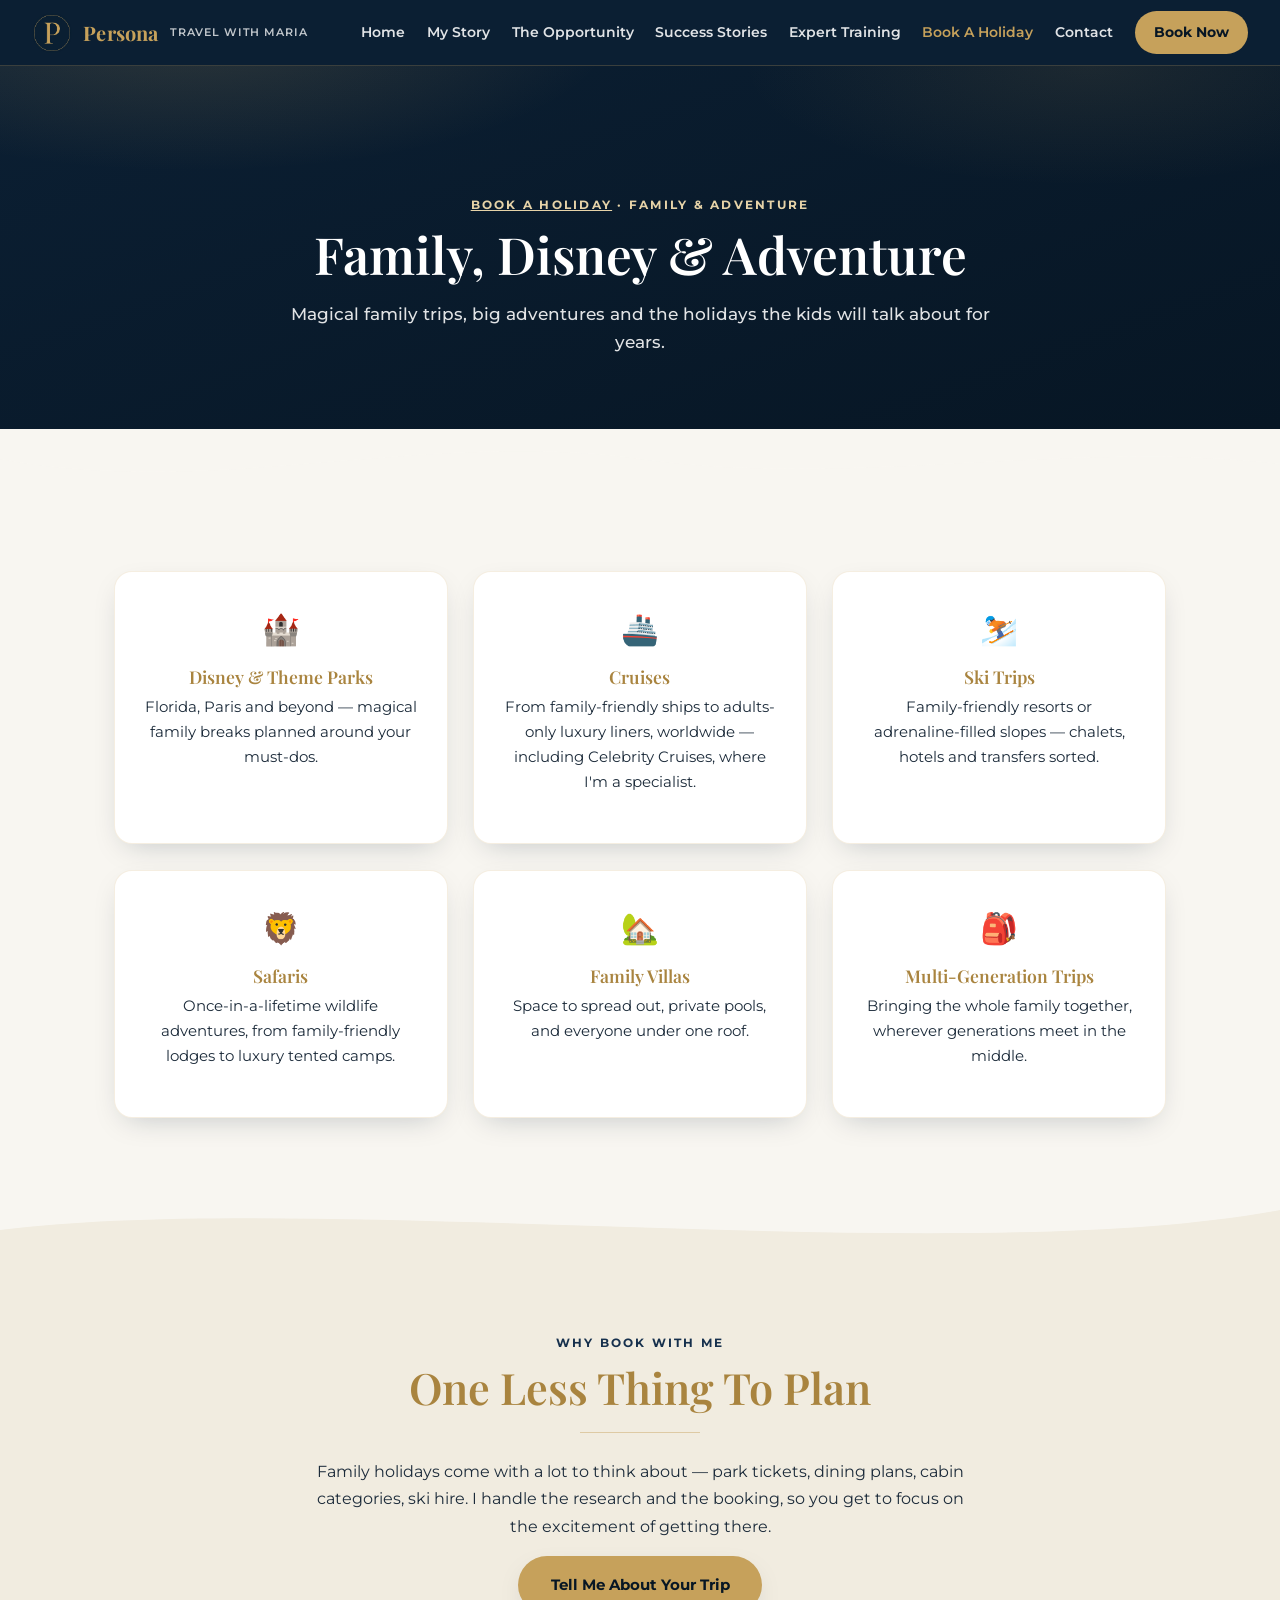
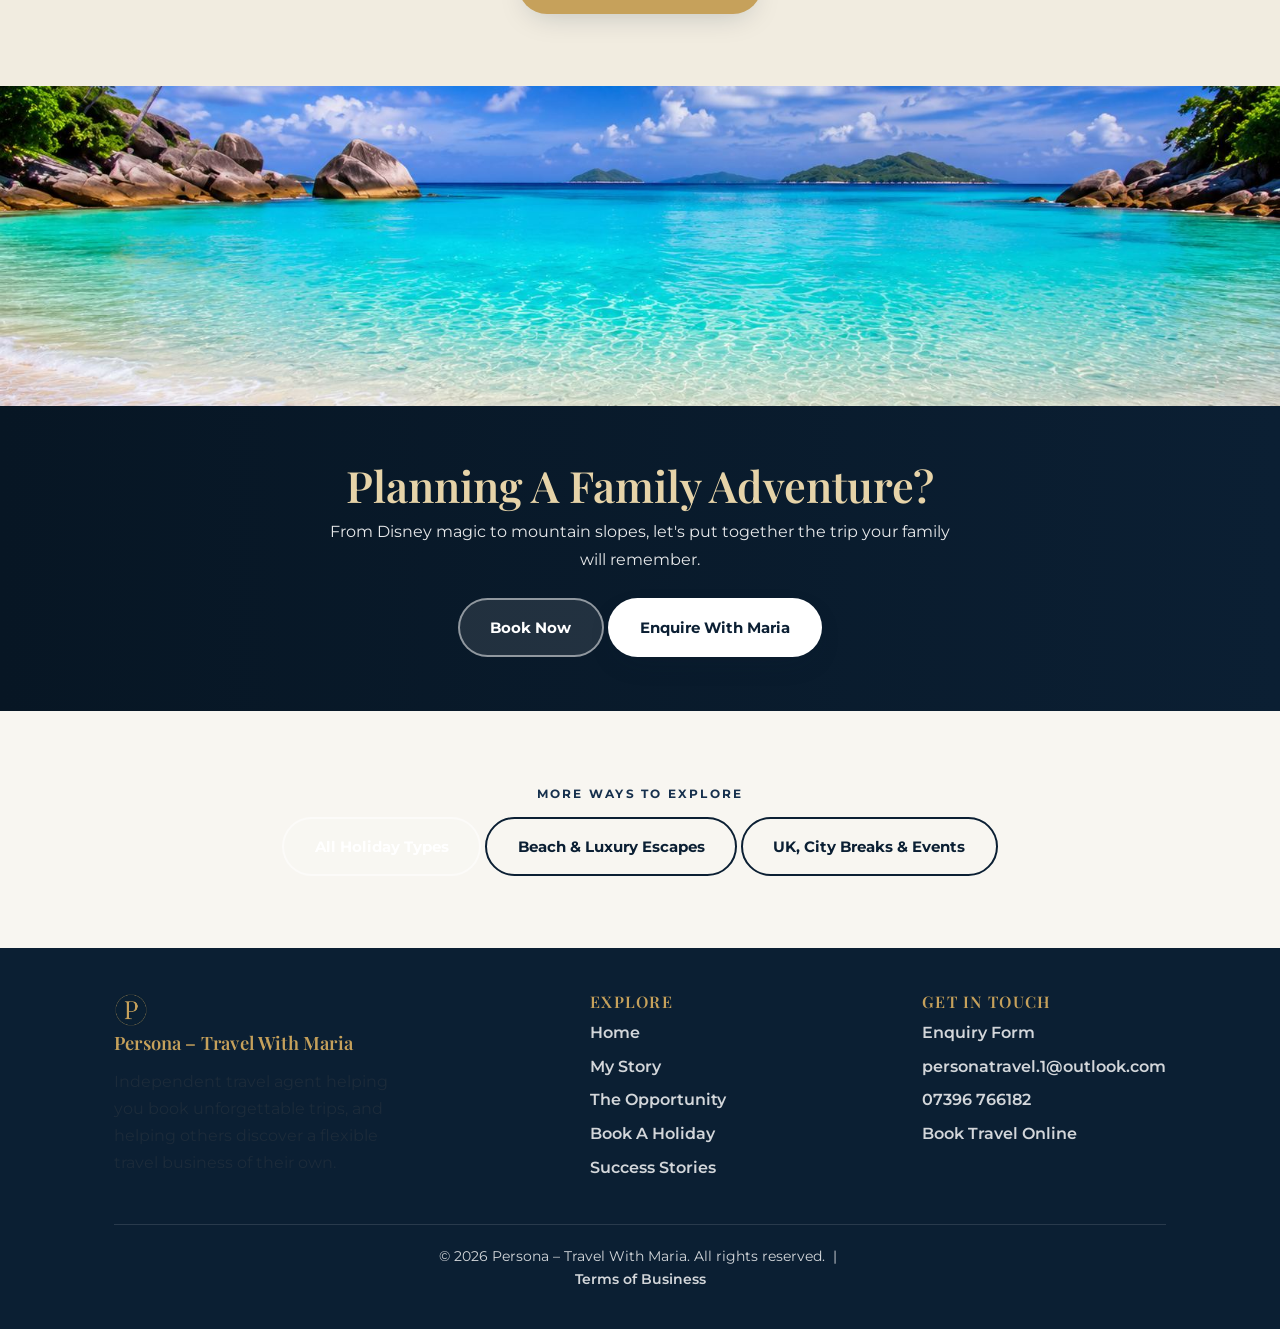
<file: holidays-family-adventure.html>
<!DOCTYPE html>
<html lang="en">
<head>
<meta charset="UTF-8">
<meta name="viewport" content="width=device-width, initial-scale=1.0">
<title>Family, Disney & Adventure | Persona – Travel With Maria</title>
<meta name="description" content="Disney and theme parks, cruises, ski trips, safaris and family villas — booked for you by Maria.">
<link rel="stylesheet" href="style.css">
</head>
<body>

<header class="site-header">
  <div class="nav-wrap">
    <a href="index.html" class="brand"><img src="images/logo-p.png" alt="Persona logo" class="logo-mark">Persona<span>Travel With Maria</span></a>
    <button class="nav-toggle" aria-label="Menu" onclick="document.querySelector('.main-nav').classList.toggle('open')">☰</button>
    <nav class="main-nav">
      <a href="index.html">Home</a>
      <a href="about.html">My Story</a>
      <a href="opportunity.html">The Opportunity</a>
      <a href="success-stories.html">Success Stories</a>
      <a href="training.html">Expert Training</a>
      <a href="holidays.html" class="active">Book A Holiday</a>
      <a href="contact.html">Contact</a>
      <a href="https://personatravelwithmaria.inteletravel.uk" target="_blank" rel="noopener" class="cta-link">Book Now</a>
    </nav>
  </div>
</header>

<section class="hero" style="padding-bottom:2.5rem;">
  <div class="container hero-inner">
    <span class="eyebrow"><a href="holidays.html" style="color:inherit;text-decoration:underline;">Book A Holiday</a> · Family &amp; Adventure</span>
    <h1 style="font-size:clamp(2.2rem,4.5vw,3.2rem);">Family, Disney &amp; Adventure</h1>
    <p class="sub" style="font-size:1.05rem;">Magical family trips, big adventures and the holidays the kids will talk about for years.</p>
  </div>
</section>

<div class="wave" aria-hidden="true">
  <svg viewBox="0 0 1200 70" preserveAspectRatio="none"><path d="M0,30 C200,70 400,0 600,30 C800,60 1000,10 1200,35 L1200,70 L0,70 Z" fill="#f8f6f1"/></svg>
</div>

<section class="section cream">
  <div class="container">
    <div class="grid cols-3">
      <div class="card" style="text-align:center;">
        <span class="icon">🏰</span>
        <h3 style="font-size:1.1rem;">Disney &amp; Theme Parks</h3>
        <p style="font-size:.92rem;">Florida, Paris and beyond — magical family breaks planned around your must-dos.</p>
      </div>
      <div class="card" style="text-align:center;">
        <span class="icon">🚢</span>
        <h3 style="font-size:1.1rem;">Cruises</h3>
        <p style="font-size:.92rem;">From family-friendly ships to adults-only luxury liners, worldwide — including Celebrity Cruises, where I'm a specialist.</p>
      </div>
      <div class="card" style="text-align:center;">
        <span class="icon">⛷️</span>
        <h3 style="font-size:1.1rem;">Ski Trips</h3>
        <p style="font-size:.92rem;">Family-friendly resorts or adrenaline-filled slopes — chalets, hotels and transfers sorted.</p>
      </div>
      <div class="card" style="text-align:center;">
        <span class="icon">🦁</span>
        <h3 style="font-size:1.1rem;">Safaris</h3>
        <p style="font-size:.92rem;">Once-in-a-lifetime wildlife adventures, from family-friendly lodges to luxury tented camps.</p>
      </div>
      <div class="card" style="text-align:center;">
        <span class="icon">🏡</span>
        <h3 style="font-size:1.1rem;">Family Villas</h3>
        <p style="font-size:.92rem;">Space to spread out, private pools, and everyone under one roof.</p>
      </div>
      <div class="card" style="text-align:center;">
        <span class="icon">🎒</span>
        <h3 style="font-size:1.1rem;">Multi-Generation Trips</h3>
        <p style="font-size:.92rem;">Bringing the whole family together, wherever generations meet in the middle.</p>
      </div>
    </div>
  </div>
</section>

<div class="wave" aria-hidden="true">
  <svg viewBox="0 0 1200 70" preserveAspectRatio="none"><path d="M0,40 C300,0 900,80 1200,20 L1200,70 L0,70 Z" fill="#f1ece0"/></svg>
</div>

<section class="section soft">
  <div class="container center" style="max-width:700px;">
    <span class="eyebrow">Why Book With Me</span>
    <h2>One Less Thing To Plan</h2>
    <hr class="divider">
    <p>Family holidays come with a lot to think about — park tickets, dining plans, cabin categories, ski hire. I handle the research and the booking, so you get to focus on the excitement of getting there.</p>
    <a href="contact.html" class="btn btn-primary">Tell Me About Your Trip</a>
  </div>
</section>

<img src="images/beach-cove-rocks.jpg" alt="Family-friendly cove" style="width:100%;height:320px;object-fit:cover;display:block;">

<section class="strip">
  <h2>Planning A Family Adventure?</h2>
  <p>From Disney magic to mountain slopes, let's put together the trip your family will remember.</p>
  <div class="button-row">
    <a href="https://personatravelwithmaria.inteletravel.uk" target="_blank" rel="noopener" class="btn btn-ghost">Book Now</a>
    <a href="contact.html" class="btn btn-primary" style="background:#fff;color:var(--navy);">Enquire With Maria</a>
  </div>
</section>

<section class="section cream">
  <div class="container center">
    <span class="eyebrow">More Ways To Explore</span>
    <div class="button-row" style="margin-top:.8rem;">
      <a href="holidays.html" class="btn btn-ghost">All Holiday Types</a>
      <a href="holidays-beach-luxury.html" class="btn btn-outline">Beach &amp; Luxury Escapes</a>
      <a href="holidays-city-events.html" class="btn btn-outline">UK, City Breaks &amp; Events</a>
    </div>
  </div>
</section>

<footer class="site-footer">
  <div class="container">
    <div class="foot-grid">
      <div>
        <a href="index.html" class="brand" style="font-size:1.15rem;"><img src="images/logo-p.png" alt="Persona logo" class="logo-mark" style="width:34px;height:34px;">Persona – Travel With Maria</a>
        <p style="margin-top:.6rem;max-width:280px;">Independent travel agent helping you book unforgettable trips, and helping others discover a flexible travel business of their own.</p>
      </div>
      <div>
        <h4>Explore</h4>
        <a href="index.html">Home</a>
        <a href="about.html">My Story</a>
        <a href="opportunity.html">The Opportunity</a>
        <a href="holidays.html">Book A Holiday</a>
        <a href="success-stories.html">Success Stories</a>
      </div>
      <div>
        <h4>Get In Touch</h4>
        <a href="contact.html">Enquiry Form</a>
        <a href="mailto:personatravel.1@outlook.com">personatravel.1@outlook.com</a>
        <a href="tel:+447396766182">07396 766182</a>
        <a href="https://personatravelwithmaria.inteletravel.uk" target="_blank" rel="noopener">Book Travel Online</a>
      </div>
    </div>
    <div class="foot-bottom">
      &copy; <span id="year"></span> Persona – Travel With Maria. All rights reserved. &nbsp;|&nbsp; <a href="terms.html">Terms of Business</a>
    </div>
  </div>
</footer>
<script>document.getElementById('year').textContent = new Date().getFullYear();</script>
</body>
</html>
</file>
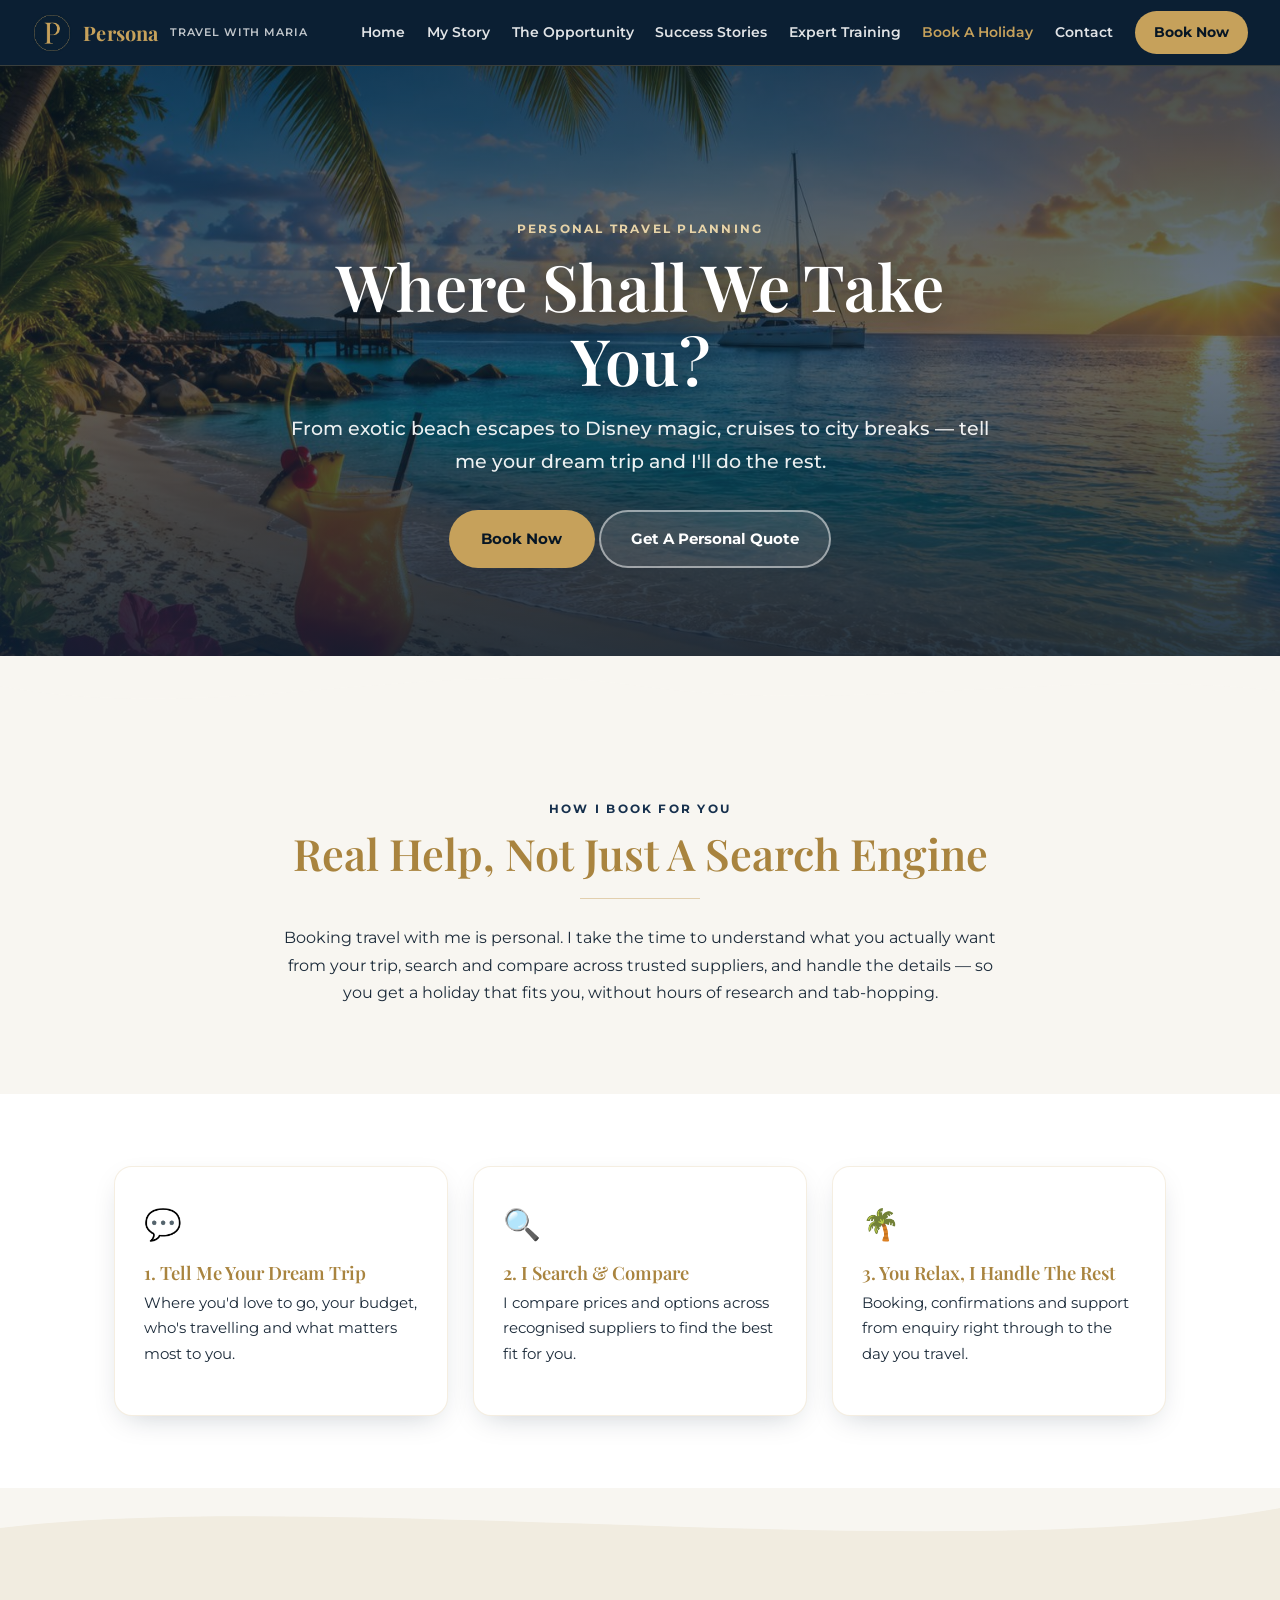
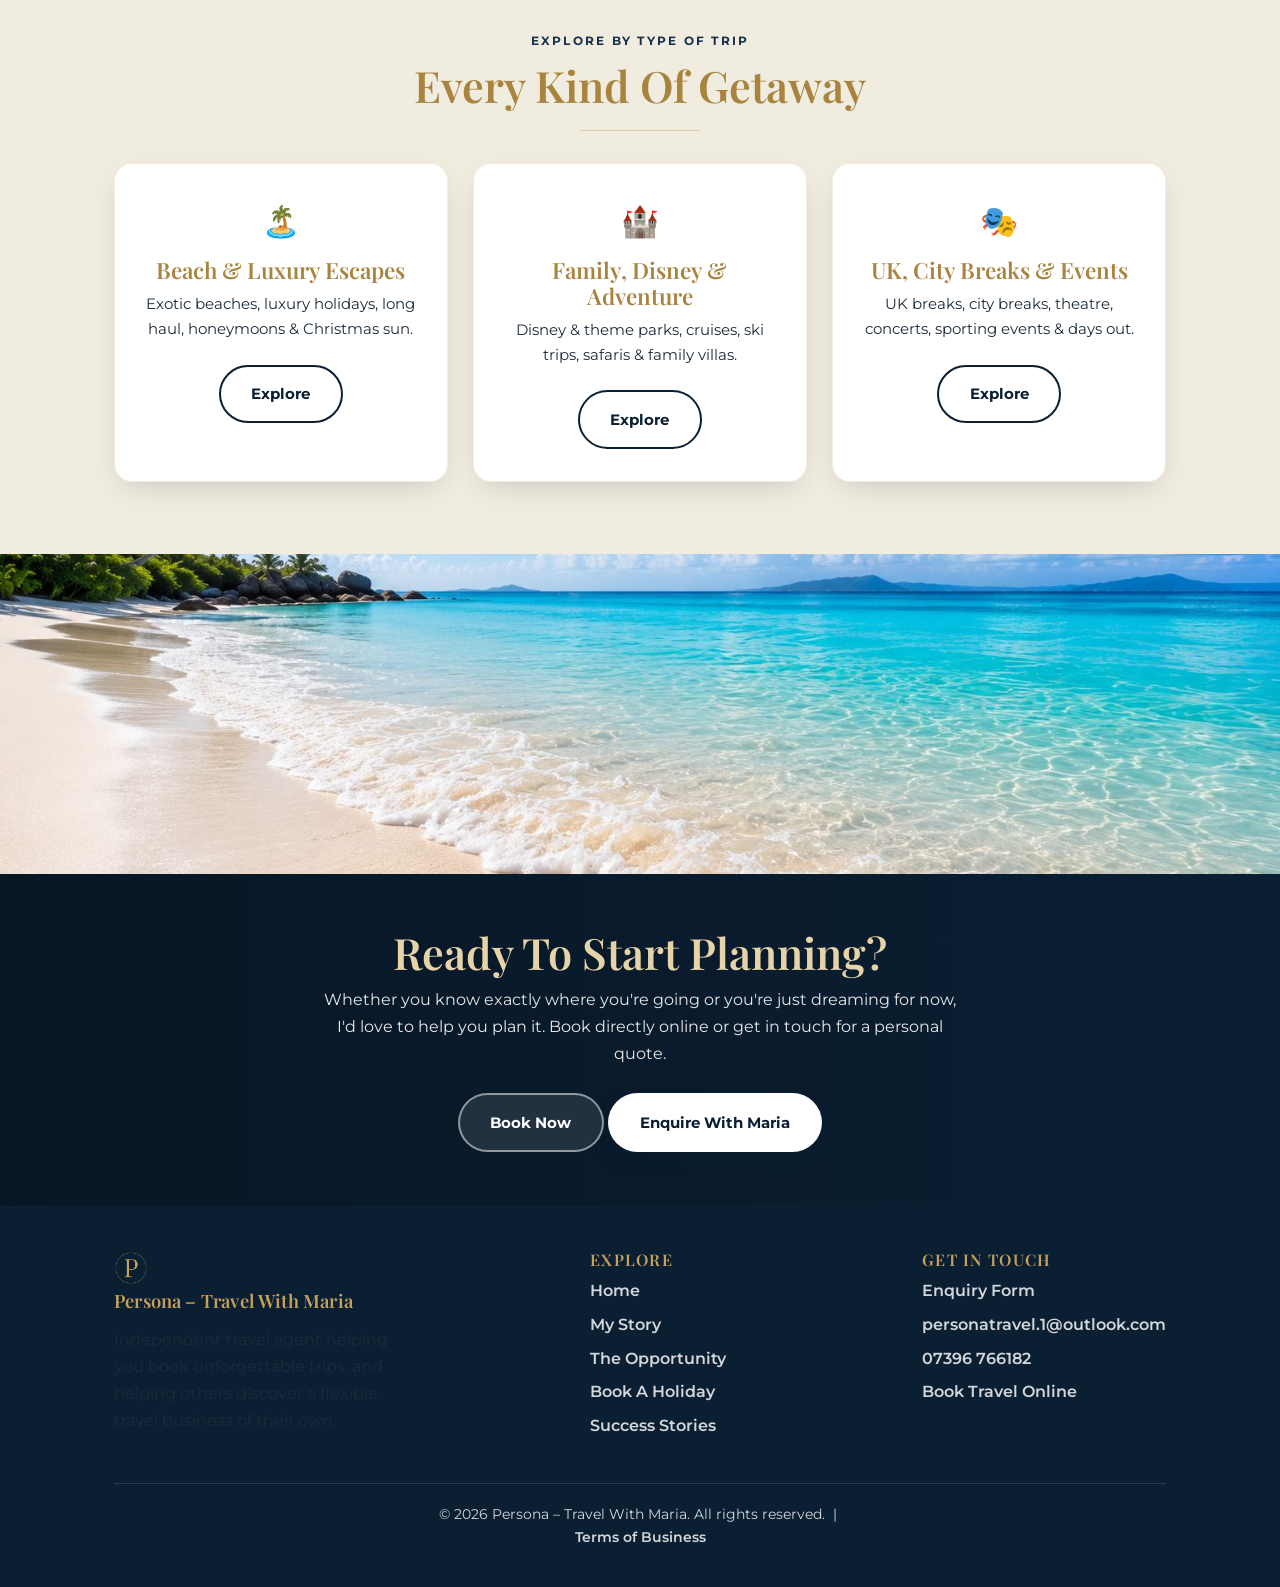
<file: holidays.html>
<!DOCTYPE html>
<html lang="en">
<head>
<meta charset="UTF-8">
<meta name="viewport" content="width=device-width, initial-scale=1.0">
<title>Book A Holiday | Persona – Travel With Maria</title>
<meta name="description" content="Let Maria book your next holiday — exotic beaches, luxury escapes, Disney, cruises, skiing, city breaks, UK breaks and more.">
<meta property="og:type" content="website">
<meta property="og:title" content="Book A Holiday | Persona – Travel With Maria">
<meta property="og:description" content="Let Maria book your next holiday — exotic beaches, luxury escapes, Disney, cruises, skiing, city breaks, UK breaks and more.">
<meta property="og:image" content="https://personatravelwithmaria.github.io/images/beach-sunset-cocktail.jpg">
<meta property="og:url" content="https://personatravelwithmaria.github.io/holidays.html">
<meta name="twitter:card" content="summary_large_image">
<link rel="stylesheet" href="style.css">
</head>
<body>

<header class="site-header">
  <div class="nav-wrap">
    <a href="index.html" class="brand"><img src="images/logo-p.png" alt="Persona logo" class="logo-mark">Persona<span>Travel With Maria</span></a>
    <button class="nav-toggle" aria-label="Menu" onclick="document.querySelector('.main-nav').classList.toggle('open')">☰</button>
    <nav class="main-nav">
      <a href="index.html">Home</a>
      <a href="about.html">My Story</a>
      <a href="opportunity.html">The Opportunity</a>
      <a href="success-stories.html">Success Stories</a>
      <a href="training.html">Expert Training</a>
      <a href="holidays.html" class="active">Book A Holiday</a>
      <a href="contact.html">Contact</a>
      <a href="https://personatravelwithmaria.inteletravel.uk" target="_blank" rel="noopener" class="cta-link">Book Now</a>
    </nav>
  </div>
</header>

<section class="hero photo" style="background-image:url('images/beach-sunset-cocktail.jpg');">
  <div class="container hero-inner">
    <span class="eyebrow">Personal Travel Planning</span>
    <h1>Where Shall We Take You?</h1>
    <p class="sub">From exotic beach escapes to Disney magic, cruises to city breaks — tell me your dream trip and I'll do the rest.</p>
    <div class="button-row">
      <a href="https://personatravelwithmaria.inteletravel.uk" target="_blank" rel="noopener" class="btn btn-primary">Book Now</a>
      <a href="contact.html" class="btn btn-ghost">Get A Personal Quote</a>
    </div>
  </div>
</section>

<div class="wave" aria-hidden="true">
  <svg viewBox="0 0 1200 70" preserveAspectRatio="none"><path d="M0,30 C200,70 400,0 600,30 C800,60 1000,10 1200,35 L1200,70 L0,70 Z" fill="#f8f6f1"/></svg>
</div>

<section class="section cream">
  <div class="container center" style="max-width:760px;">
    <span class="eyebrow">How I Book For You</span>
    <h2>Real Help, Not Just A Search Engine</h2>
    <hr class="divider">
    <p>Booking travel with me is personal. I take the time to understand what you actually want from your trip, search and compare across trusted suppliers, and handle the details — so you get a holiday that fits you, without hours of research and tab-hopping.</p>
  </div>
</section>

<section class="section white">
  <div class="container">
    <div class="grid cols-3">
      <div class="card">
        <span class="icon">💬</span>
        <h3 style="font-size:1.15rem;">1. Tell Me Your Dream Trip</h3>
        <p style="font-size:.93rem;">Where you'd love to go, your budget, who's travelling and what matters most to you.</p>
      </div>
      <div class="card">
        <span class="icon">🔍</span>
        <h3 style="font-size:1.15rem;">2. I Search & Compare</h3>
        <p style="font-size:.93rem;">I compare prices and options across recognised suppliers to find the best fit for you.</p>
      </div>
      <div class="card">
        <span class="icon">🌴</span>
        <h3 style="font-size:1.15rem;">3. You Relax, I Handle The Rest</h3>
        <p style="font-size:.93rem;">Booking, confirmations and support from enquiry right through to the day you travel.</p>
      </div>
    </div>
  </div>
</section>

<div class="wave" aria-hidden="true">
  <svg viewBox="0 0 1200 70" preserveAspectRatio="none"><path d="M0,40 C300,0 900,80 1200,20 L1200,70 L0,70 Z" fill="#f1ece0"/></svg>
</div>

<section class="section soft">
  <div class="container">
    <div class="center" style="margin-bottom:2rem;">
      <span class="eyebrow">Explore By Type Of Trip</span>
      <h2>Every Kind Of Getaway</h2>
      <hr class="divider">
    </div>

    <div class="grid cols-3">
      <div class="card" style="text-align:center;">
        <span class="icon">🏝️</span>
        <h3>Beach &amp; Luxury Escapes</h3>
        <p style="font-size:.92rem;">Exotic beaches, luxury holidays, long haul, honeymoons &amp; Christmas sun.</p>
        <a href="holidays-beach-luxury.html" class="btn btn-outline" style="margin-top:.4rem;">Explore</a>
      </div>
      <div class="card" style="text-align:center;">
        <span class="icon">🏰</span>
        <h3>Family, Disney &amp; Adventure</h3>
        <p style="font-size:.92rem;">Disney &amp; theme parks, cruises, ski trips, safaris &amp; family villas.</p>
        <a href="holidays-family-adventure.html" class="btn btn-outline" style="margin-top:.4rem;">Explore</a>
      </div>
      <div class="card" style="text-align:center;">
        <span class="icon">🎭</span>
        <h3>UK, City Breaks &amp; Events</h3>
        <p style="font-size:.92rem;">UK breaks, city breaks, theatre, concerts, sporting events &amp; days out.</p>
        <a href="holidays-city-events.html" class="btn btn-outline" style="margin-top:.4rem;">Explore</a>
      </div>
    </div>
  </div>
</section>

<img src="images/beach-palms-sunflare.jpg" alt="Sunlit tropical beach with palm trees" style="width:100%;height:320px;object-fit:cover;display:block;">

<section class="strip">
  <h2>Ready To Start Planning?</h2>
  <p>Whether you know exactly where you're going or you're just dreaming for now, I'd love to help you plan it. Book directly online or get in touch for a personal quote.</p>
  <div class="button-row">
    <a href="https://personatravelwithmaria.inteletravel.uk" target="_blank" rel="noopener" class="btn btn-ghost">Book Now</a>
    <a href="contact.html" class="btn btn-primary" style="background:#fff;color:var(--navy);">Enquire With Maria</a>
  </div>
</section>

<footer class="site-footer">
  <div class="container">
    <div class="foot-grid">
      <div>
        <a href="index.html" class="brand" style="font-size:1.15rem;"><img src="images/logo-p.png" alt="Persona logo" class="logo-mark" style="width:34px;height:34px;">Persona – Travel With Maria</a>
        <p style="margin-top:.6rem;max-width:280px;">Independent travel agent helping you book unforgettable trips, and helping others discover a flexible travel business of their own.</p>
      </div>
      <div>
        <h4>Explore</h4>
        <a href="index.html">Home</a>
        <a href="about.html">My Story</a>
        <a href="opportunity.html">The Opportunity</a>
        <a href="holidays.html">Book A Holiday</a>
        <a href="success-stories.html">Success Stories</a>
      </div>
      <div>
        <h4>Get In Touch</h4>
        <a href="contact.html">Enquiry Form</a>
        <a href="mailto:personatravel.1@outlook.com">personatravel.1@outlook.com</a>
        <a href="tel:+447396766182">07396 766182</a>
        <a href="https://personatravelwithmaria.inteletravel.uk" target="_blank" rel="noopener">Book Travel Online</a>
      </div>
    </div>
    <div class="foot-bottom">
      &copy; <span id="year"></span> Persona – Travel With Maria. All rights reserved. &nbsp;|&nbsp; <a href="terms.html">Terms of Business</a>
    </div>
  </div>
</footer>
<script>document.getElementById('year').textContent = new Date().getFullYear();</script>
</body>
</html>
</file>
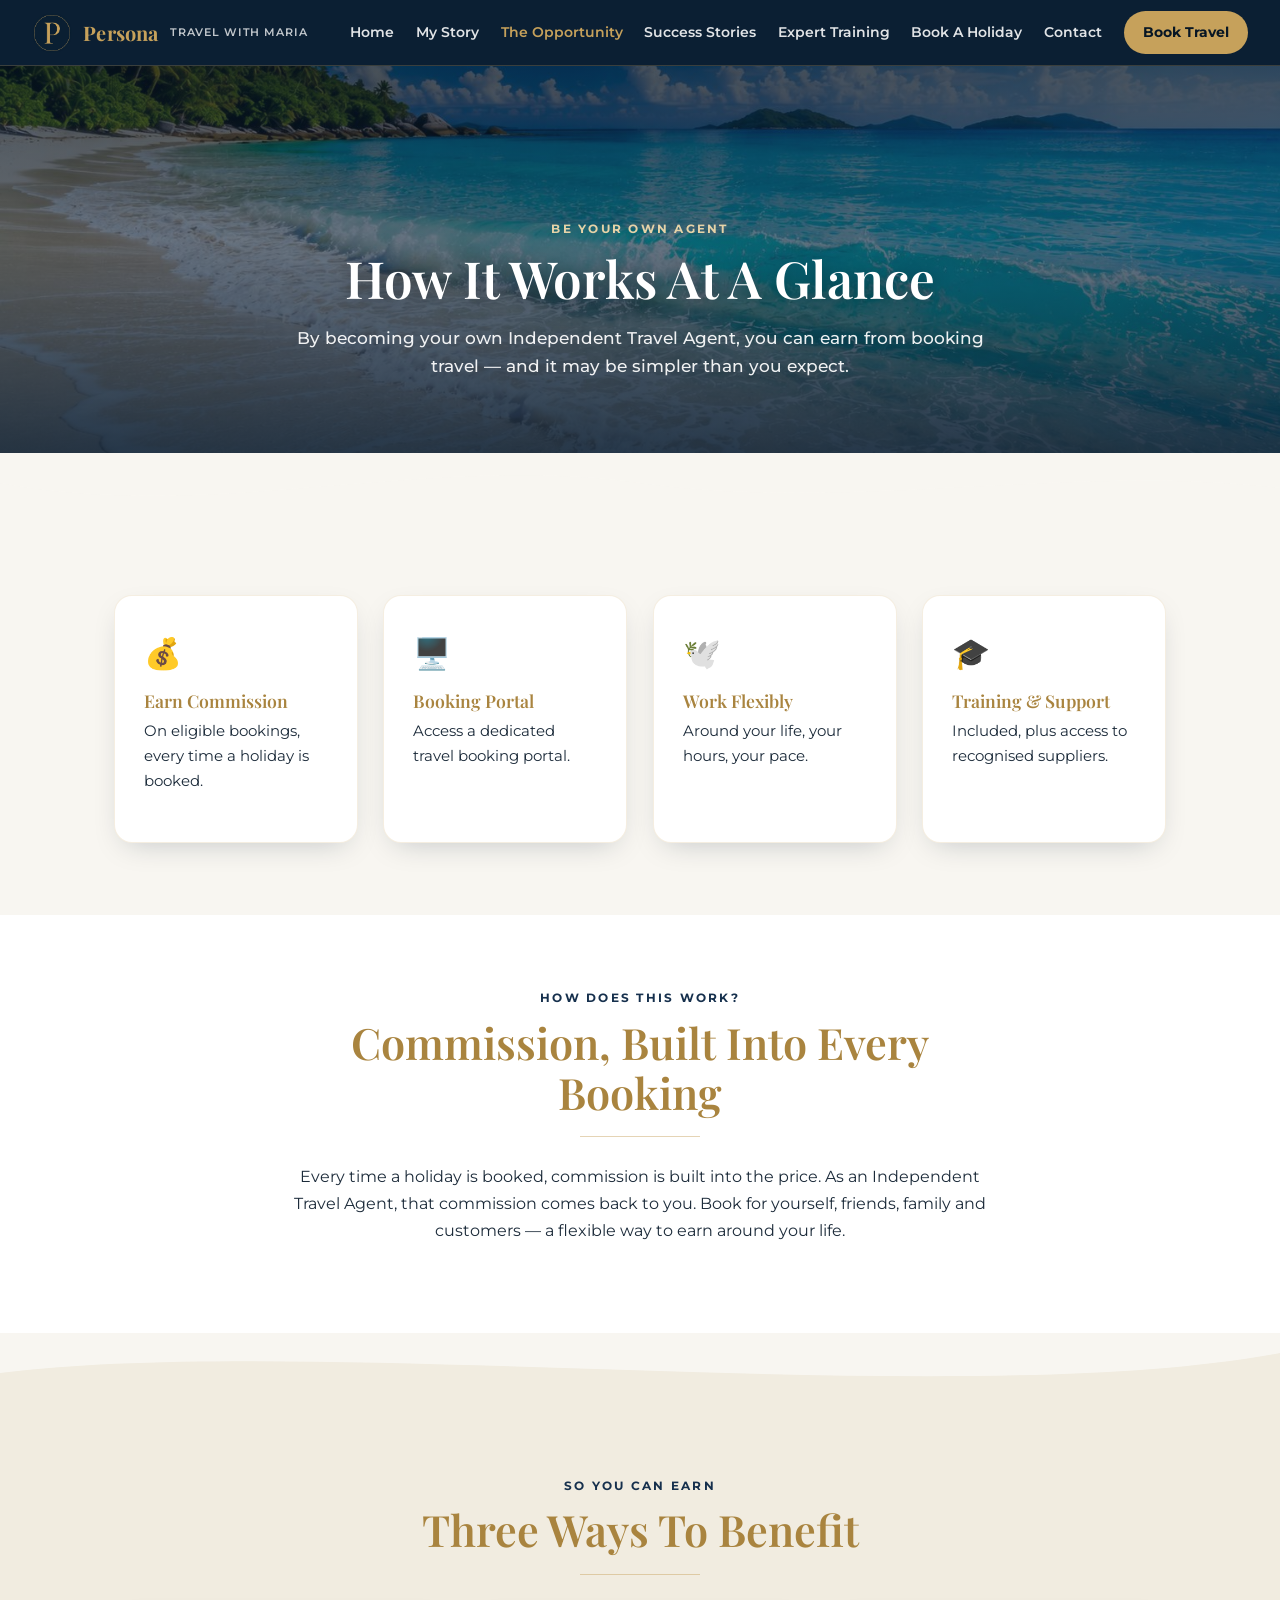
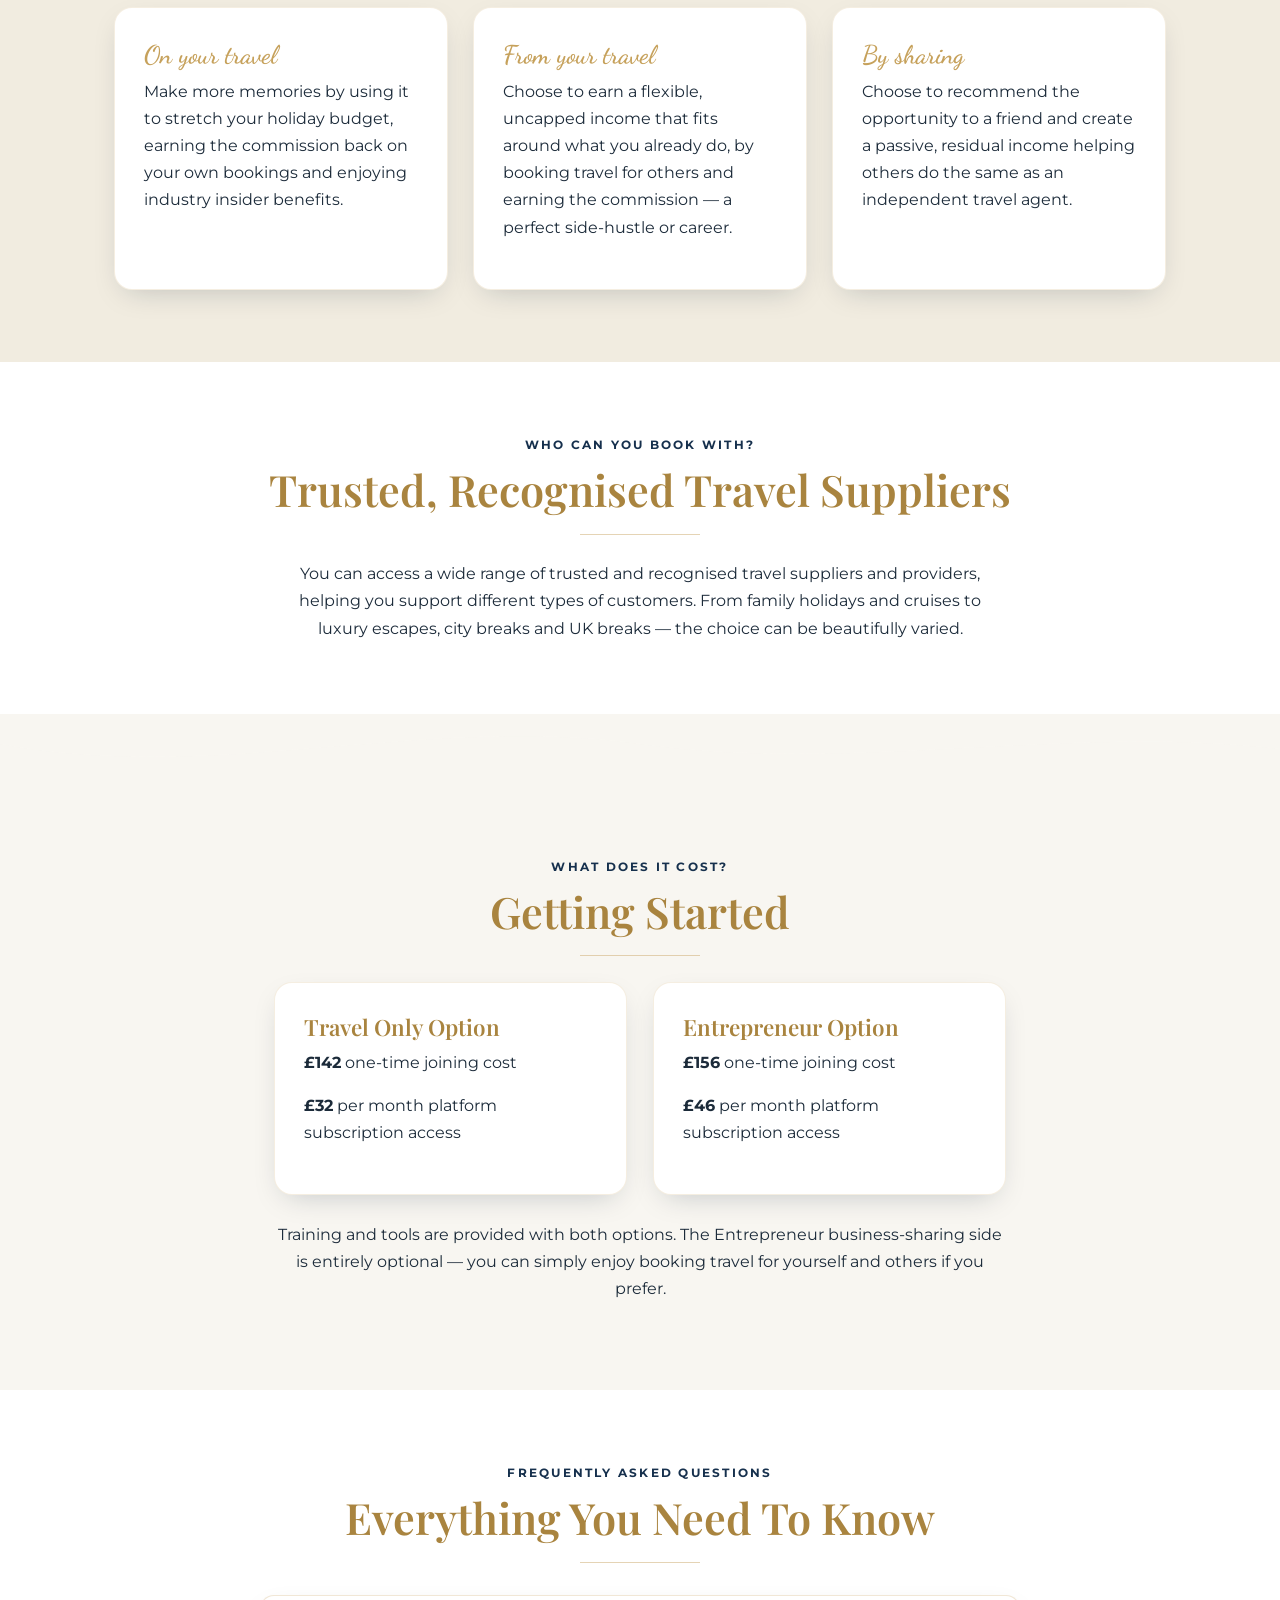
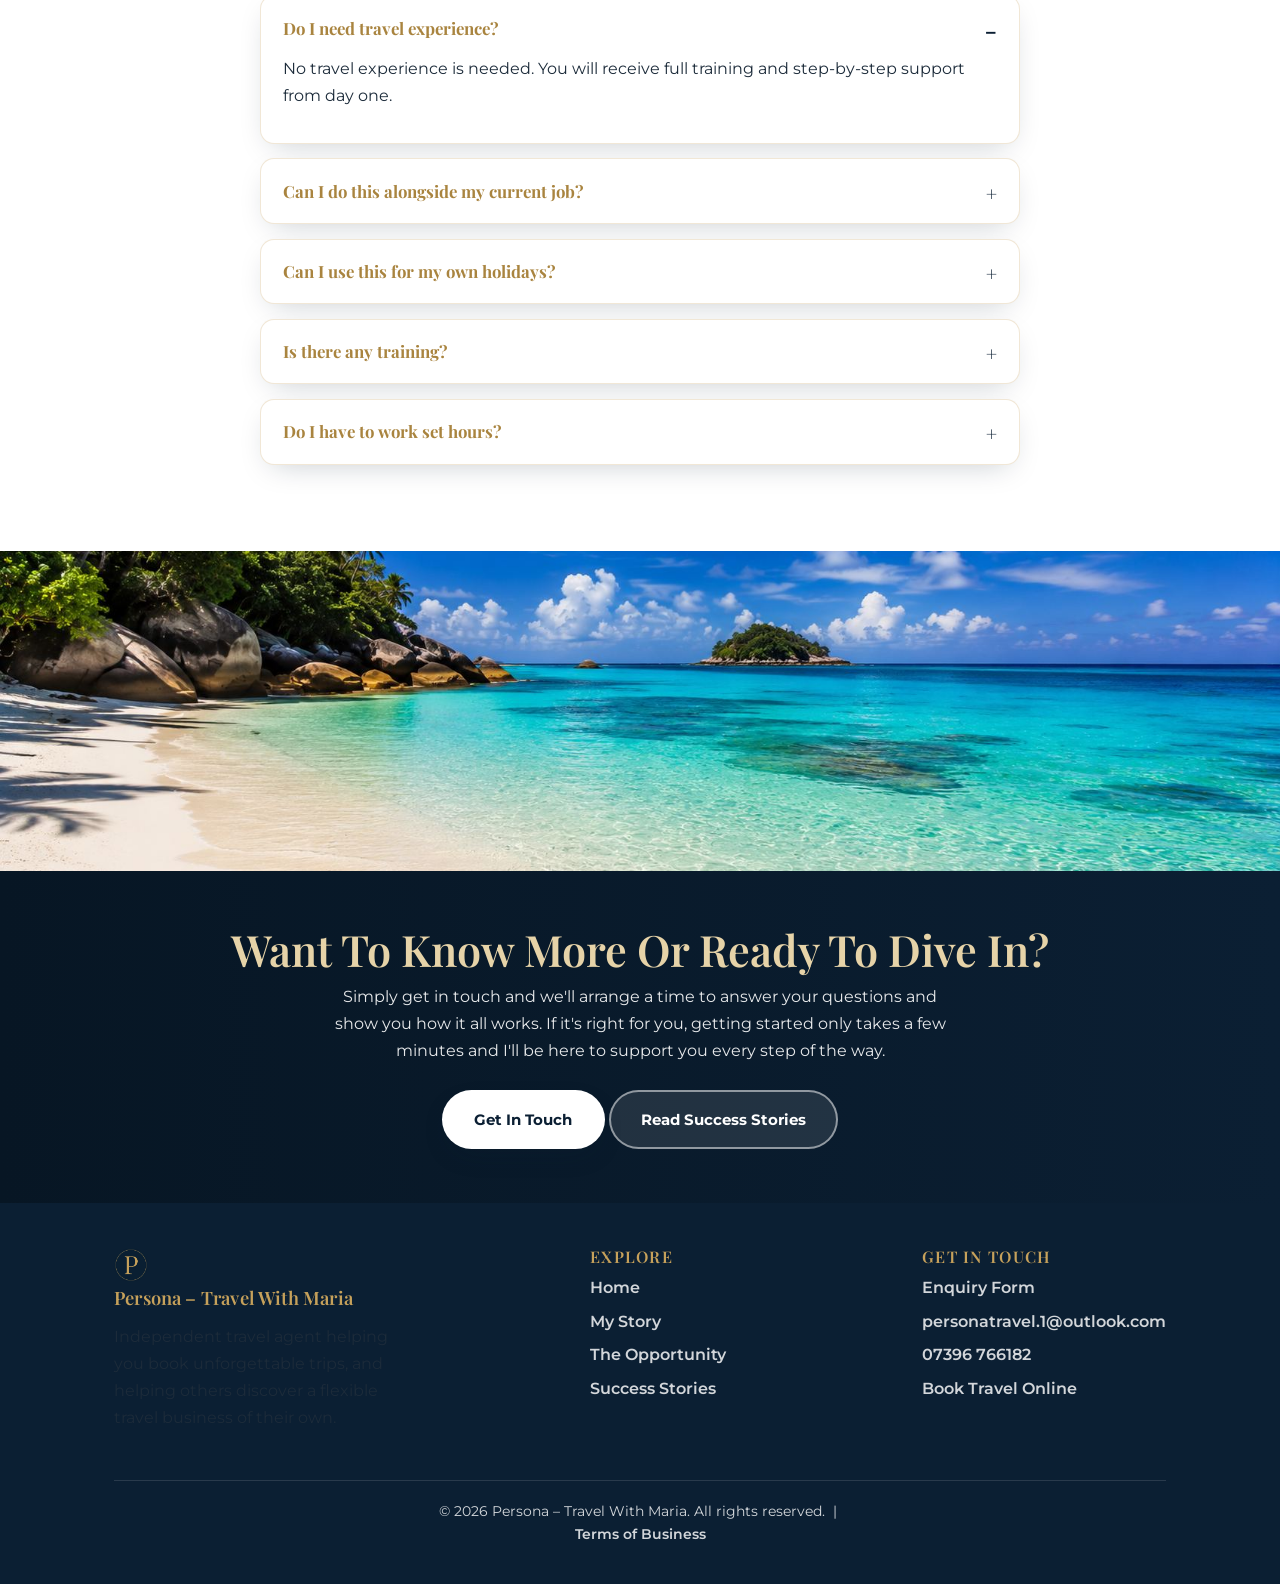
<file: opportunity.html>
<!DOCTYPE html>
<html lang="en">
<head>
<meta charset="UTF-8">
<meta name="viewport" content="width=device-width, initial-scale=1.0">
<title>The Opportunity | Persona – Travel With Maria</title>
<meta name="description" content="Become an Independent Travel Agent. Earn commission booking travel for yourself and others, flexible around your life, full training included.">
<link rel="stylesheet" href="style.css">
<meta property="og:type" content="website">
<meta property="og:title" content="The Opportunity | Persona – Travel With Maria">
<meta property="og:description" content="Become an Independent Travel Agent. Earn commission booking travel for yourself and others, flexible around your life, full training included.">
<meta property="og:image" content="https://personatravelwithmaria.github.io/Persona-travel-with-maria/images/beach-wave-break.jpg">
<meta property="og:url" content="https://personatravelwithmaria.github.io/Persona-travel-with-maria/opportunity.html">
<meta name="twitter:card" content="summary_large_image">
<meta name="twitter:title" content="The Opportunity | Persona – Travel With Maria">
<meta name="twitter:description" content="Become an Independent Travel Agent. Earn commission booking travel for yourself and others, flexible around your life, full training included.">
<meta name="twitter:image" content="https://personatravelwithmaria.github.io/Persona-travel-with-maria/images/beach-wave-break.jpg">
</head>
<body>

<header class="site-header">
  <div class="nav-wrap">
    <a href="index.html" class="brand"><img src="images/logo-p.png" alt="Persona logo" class="logo-mark">Persona<span>Travel With Maria</span></a>
    <button class="nav-toggle" aria-label="Menu" onclick="document.querySelector('.main-nav').classList.toggle('open')">☰</button>
    <nav class="main-nav">
      <a href="index.html">Home</a>
      <a href="about.html">My Story</a>
      <a href="opportunity.html" class="active">The Opportunity</a>
      <a href="success-stories.html">Success Stories</a>
      <a href="training.html">Expert Training</a>
      <a href="holidays.html">Book A Holiday</a>
      <a href="contact.html">Contact</a>
      <a href="https://personatravelwithmaria.inteletravel.uk" target="_blank" rel="noopener" class="cta-link">Book Travel</a>
    </nav>
  </div>
</header>

<section class="hero photo" style="padding-bottom:2.5rem;background-image:url('images/beach-wave-break.jpg');">
  <div class="container hero-inner">
    <span class="eyebrow">Be Your Own Agent</span>
    <h1 style="font-size:clamp(2.2rem,4.5vw,3.2rem);">How It Works At A Glance</h1>
    <p class="sub" style="font-size:1.05rem;">By becoming your own Independent Travel Agent, you can earn from booking travel — and it may be simpler than you expect.</p>
  </div>
</section>

<div class="wave" aria-hidden="true">
  <svg viewBox="0 0 1200 70" preserveAspectRatio="none"><path d="M0,30 C200,70 400,0 600,30 C800,60 1000,10 1200,35 L1200,70 L0,70 Z" fill="#f8f6f1"/></svg>
</div>

<section class="section cream">
  <div class="container">
    <div class="grid cols-4">
      <div class="card">
        <span class="icon">💰</span>
        <h3 style="font-size:1.1rem;">Earn Commission</h3>
        <p style="font-size:.92rem;">On eligible bookings, every time a holiday is booked.</p>
      </div>
      <div class="card">
        <span class="icon">🖥️</span>
        <h3 style="font-size:1.1rem;">Booking Portal</h3>
        <p style="font-size:.92rem;">Access a dedicated travel booking portal.</p>
      </div>
      <div class="card">
        <span class="icon">🕊️</span>
        <h3 style="font-size:1.1rem;">Work Flexibly</h3>
        <p style="font-size:.92rem;">Around your life, your hours, your pace.</p>
      </div>
      <div class="card">
        <span class="icon">🎓</span>
        <h3 style="font-size:1.1rem;">Training & Support</h3>
        <p style="font-size:.92rem;">Included, plus access to recognised suppliers.</p>
      </div>
    </div>
  </div>
</section>

<section class="section white">
  <div class="container center" style="max-width:760px;">
    <span class="eyebrow">How Does This Work?</span>
    <h2>Commission, Built Into Every Booking</h2>
    <hr class="divider">
    <p>Every time a holiday is booked, commission is built into the price. As an Independent Travel Agent, that commission comes back to you. Book for yourself, friends, family and customers — a flexible way to earn around your life.</p>
  </div>
</section>

<div class="wave" aria-hidden="true">
  <svg viewBox="0 0 1200 70" preserveAspectRatio="none"><path d="M0,40 C300,0 900,80 1200,20 L1200,70 L0,70 Z" fill="#f1ece0"/></svg>
</div>

<section class="section soft">
  <div class="container">
    <div class="center" style="margin-bottom:2rem;">
      <span class="eyebrow">So You Can Earn</span>
      <h2>Three Ways To Benefit</h2>
      <hr class="divider">
    </div>
    <div class="grid cols-3">
      <div class="card">
        <h3 class="script" style="font-size:1.6rem;color:var(--gold);">On your travel</h3>
        <p>Make more memories by using it to stretch your holiday budget, earning the commission back on your own bookings and enjoying industry insider benefits.</p>
      </div>
      <div class="card">
        <h3 class="script" style="font-size:1.6rem;color:var(--gold);">From your travel</h3>
        <p>Choose to earn a flexible, uncapped income that fits around what you already do, by booking travel for others and earning the commission — a perfect side-hustle or career.</p>
      </div>
      <div class="card">
        <h3 class="script" style="font-size:1.6rem;color:var(--gold);">By sharing</h3>
        <p>Choose to recommend the opportunity to a friend and create a passive, residual income helping others do the same as an independent travel agent.</p>
      </div>
    </div>
  </div>
</section>

<section class="section white">
  <div class="container center">
    <span class="eyebrow">Who Can You Book With?</span>
    <h2>Trusted, Recognised Travel Suppliers</h2>
    <hr class="divider">
    <p style="max-width:700px;margin:0 auto;">You can access a wide range of trusted and recognised travel suppliers and providers, helping you support different types of customers. From family holidays and cruises to luxury escapes, city breaks and UK breaks — the choice can be beautifully varied.</p>
  </div>
</section>

<div class="wave" aria-hidden="true">
  <svg viewBox="0 0 1200 70" preserveAspectRatio="none"><path d="M0,30 C200,70 400,0 600,30 C800,60 1000,10 1200,35 L1200,70 L0,70 Z" fill="#f8f6f1"/></svg>
</div>

<section class="section cream">
  <div class="container center" style="max-width:780px;">
    <span class="eyebrow">What Does It Cost?</span>
    <h2>Getting Started</h2>
    <hr class="divider">
    <div class="grid cols-2" style="text-align:left;">
      <div class="card">
        <h3>Travel Only Option</h3>
        <p><strong>£142</strong> one-time joining cost</p>
        <p><strong>£32</strong> per month platform subscription access</p>
      </div>
      <div class="card">
        <h3>Entrepreneur Option</h3>
        <p><strong>£156</strong> one-time joining cost</p>
        <p><strong>£46</strong> per month platform subscription access</p>
      </div>
    </div>
    <p style="margin-top:1.6rem;">Training and tools are provided with both options. The Entrepreneur business-sharing side is entirely optional — you can simply enjoy booking travel for yourself and others if you prefer.</p>
  </div>
</section>

<section class="section white">
  <div class="container">
    <div class="center" style="margin-bottom:2rem;">
      <span class="eyebrow">Frequently Asked Questions</span>
      <h2>Everything You Need To Know</h2>
      <hr class="divider">
    </div>
    <div style="max-width:760px;margin:0 auto;">
      <details class="faq" open>
        <summary>Do I need travel experience?</summary>
        <p>No travel experience is needed. You will receive full training and step-by-step support from day one.</p>
      </details>
      <details class="faq">
        <summary>Can I do this alongside my current job?</summary>
        <p>Absolutely. Many agents start part-time alongside existing jobs, building gradually at their own pace.</p>
      </details>
      <details class="faq">
        <summary>Can I use this for my own holidays?</summary>
        <p>Yes. As an agent you can book your own holidays and may benefit from exclusive travel perks and rates.</p>
      </details>
      <details class="faq">
        <summary>Is there any training?</summary>
        <p>Yes. Full training, online tools and supplier resources are all available to help you grow with confidence.</p>
      </details>
      <details class="faq">
        <summary>Do I have to work set hours?</summary>
        <p>No, it's completely flexible. You choose your own hours and work entirely around your lifestyle and commitments.</p>
      </details>
    </div>
  </div>
</section>

<img src="images/beach-cove-island.jpg" alt="Secluded turquoise cove with rocks and distant islands" style="width:100%;height:320px;object-fit:cover;display:block;">

<section class="strip">
  <h2>Want To Know More Or Ready To Dive In?</h2>
  <p>Simply get in touch and we'll arrange a time to answer your questions and show you how it all works. If it's right for you, getting started only takes a few minutes and I'll be here to support you every step of the way.</p>
  <div class="button-row">
    <a href="contact.html" class="btn btn-primary" style="background:#fff;color:var(--navy);">Get In Touch</a>
    <a href="success-stories.html" class="btn btn-ghost">Read Success Stories</a>
  </div>
</section>

<footer class="site-footer">
  <div class="container">
    <div class="foot-grid">
      <div>
        <a href="index.html" class="brand" style="font-size:1.15rem;"><img src="images/logo-p.png" alt="Persona logo" class="logo-mark" style="width:34px;height:34px;">Persona – Travel With Maria</a>
        <p style="margin-top:.6rem;max-width:280px;">Independent travel agent helping you book unforgettable trips, and helping others discover a flexible travel business of their own.</p>
      </div>
      <div>
        <h4>Explore</h4>
        <a href="index.html">Home</a>
        <a href="about.html">My Story</a>
        <a href="opportunity.html">The Opportunity</a>
        <a href="success-stories.html">Success Stories</a>
      </div>
      <div>
        <h4>Get In Touch</h4>
        <a href="contact.html">Enquiry Form</a>
        <a href="mailto:personatravel.1@outlook.com">personatravel.1@outlook.com</a>
        <a href="tel:+447396766182">07396 766182</a>
        <a href="https://personatravelwithmaria.inteletravel.uk" target="_blank" rel="noopener">Book Travel Online</a>
      </div>
    </div>
    <div class="foot-bottom">
      &copy; <span id="year"></span> Persona – Travel With Maria. All rights reserved. &nbsp;|&nbsp; <a href="terms.html">Terms of Business</a>
    </div>
  </div>
</footer>
<script>document.getElementById('year').textContent = new Date().getFullYear();</script>
</body>
</html>
</file>
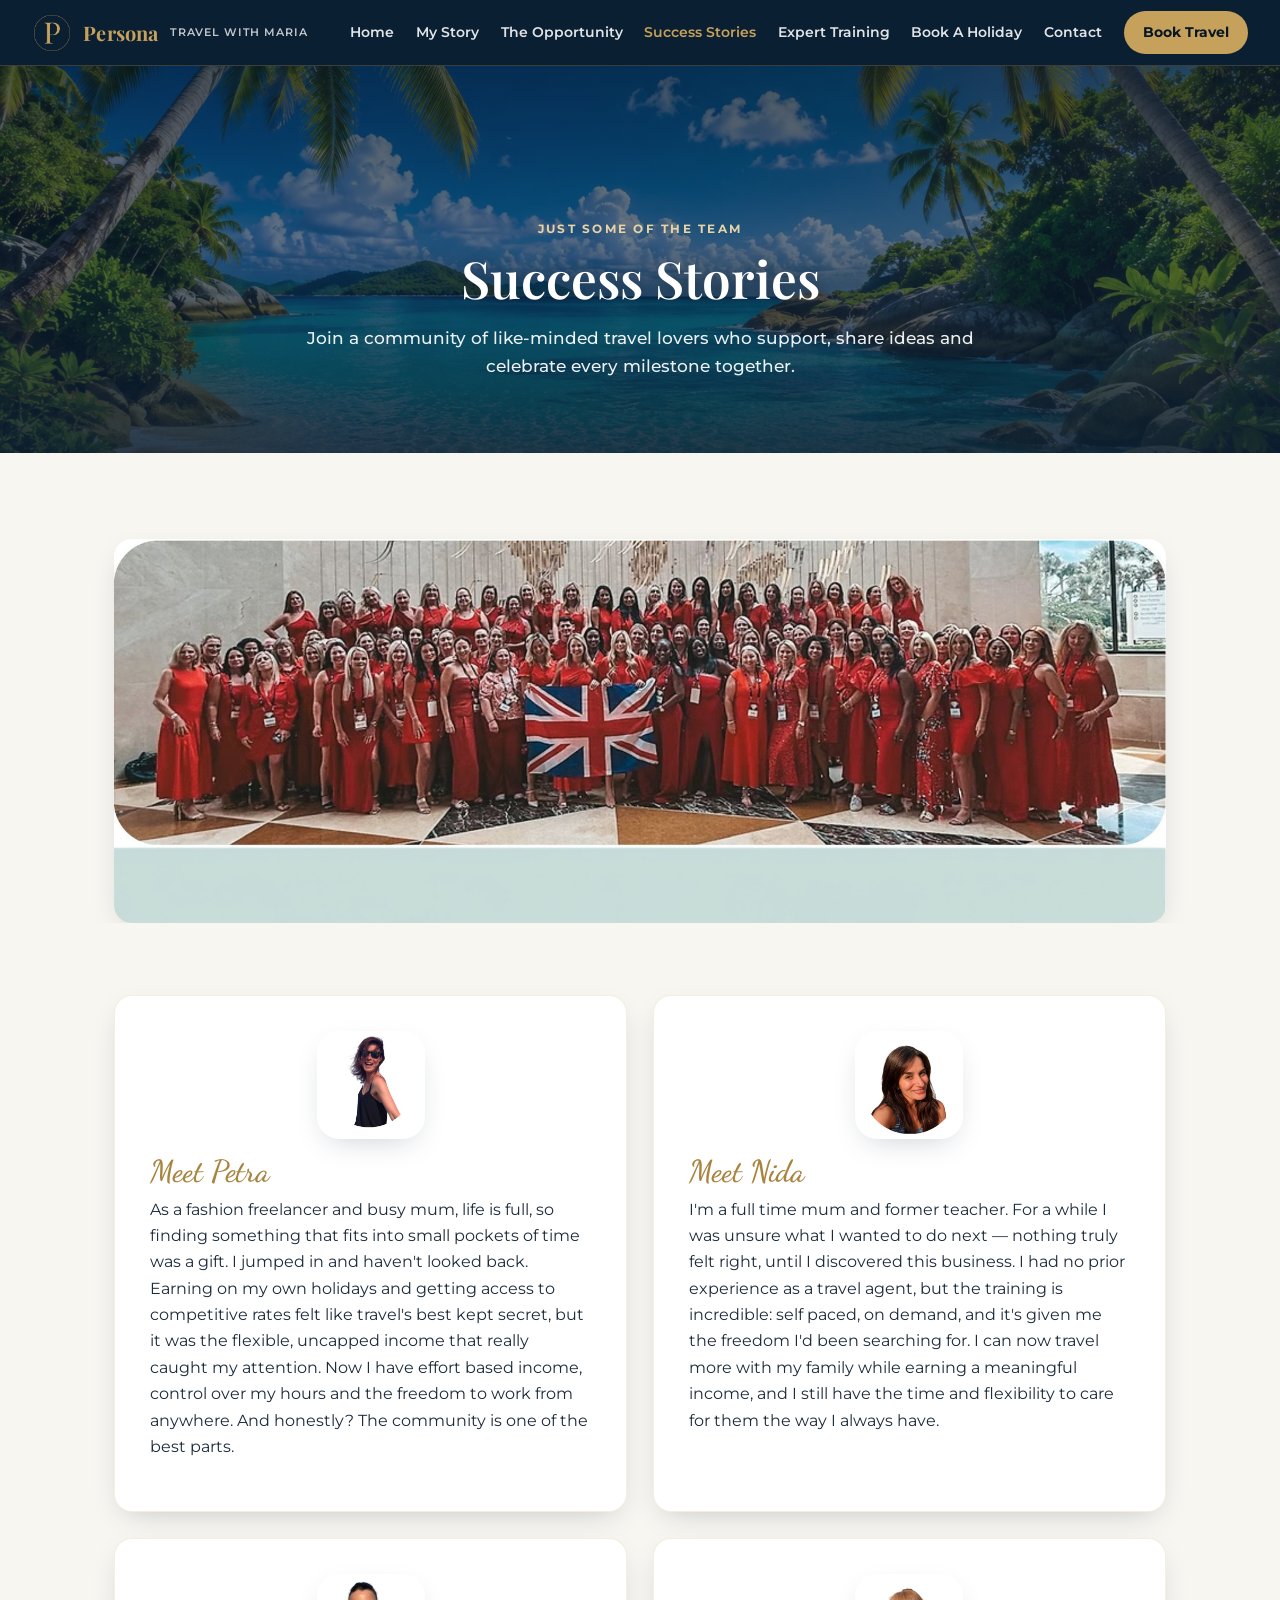
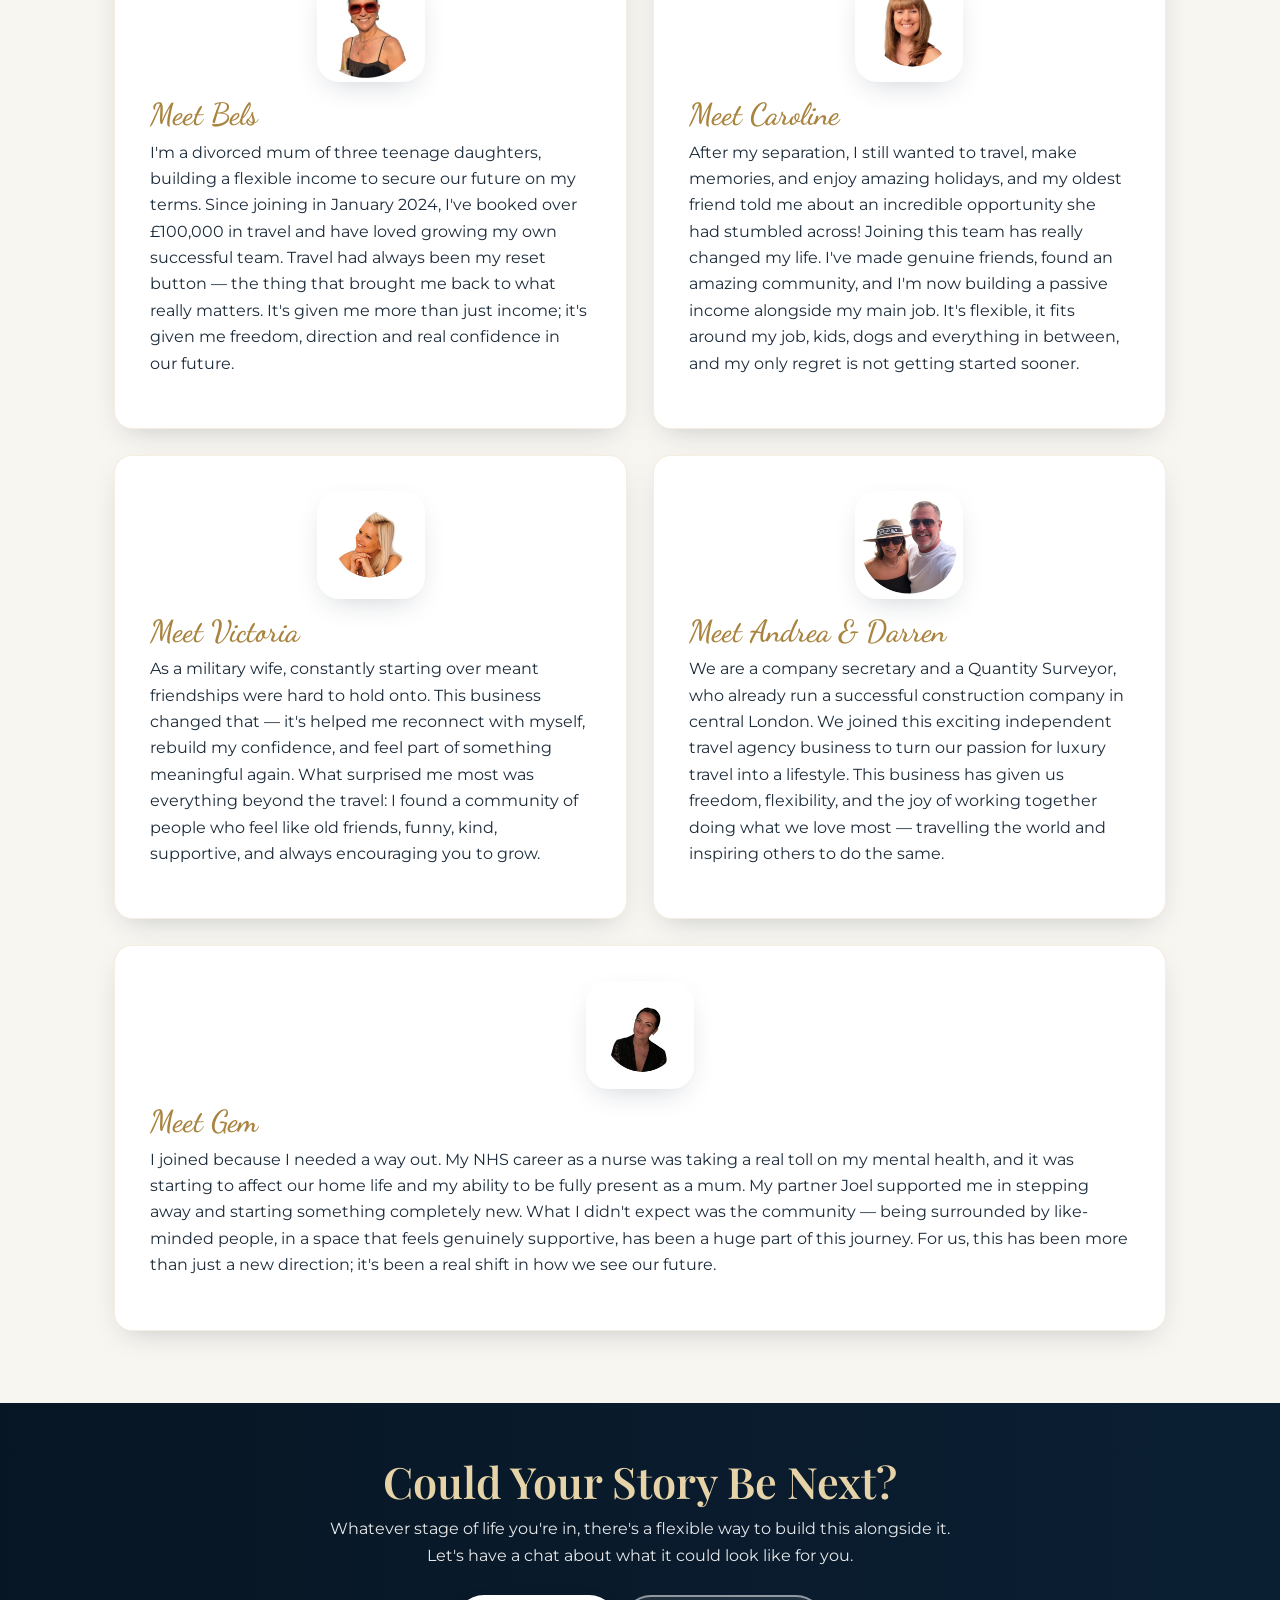
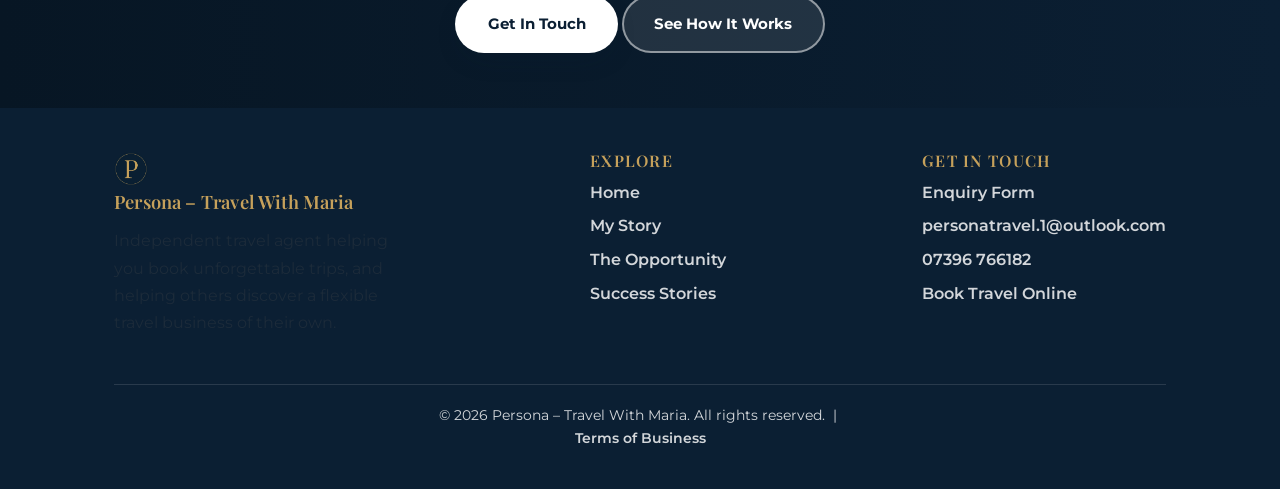
<file: success-stories.html>
<!DOCTYPE html>
<html lang="en">
<head>
<meta charset="UTF-8">
<meta name="viewport" content="width=device-width, initial-scale=1.0">
<title>Success Stories | Persona – Travel With Maria</title>
<meta name="description" content="Meet just some of the team who have found flexibility, income and community through the travel business opportunity.">
<link rel="stylesheet" href="style.css">
<meta property="og:type" content="website">
<meta property="og:title" content="Success Stories | Persona – Travel With Maria">
<meta property="og:description" content="Meet just some of the team who have found flexibility, income and community through the travel business opportunity.">
<meta property="og:image" content="https://personatravelwithmaria.github.io/Persona-travel-with-maria/images/community-team-red.jpg">
<meta property="og:url" content="https://personatravelwithmaria.github.io/Persona-travel-with-maria/success-stories.html">
<meta name="twitter:card" content="summary_large_image">
<meta name="twitter:title" content="Success Stories | Persona – Travel With Maria">
<meta name="twitter:description" content="Meet just some of the team who have found flexibility, income and community through the travel business opportunity.">
<meta name="twitter:image" content="https://personatravelwithmaria.github.io/Persona-travel-with-maria/images/community-team-red.jpg">
</head>
<body>

<header class="site-header">
  <div class="nav-wrap">
    <a href="index.html" class="brand"><img src="images/logo-p.png" alt="Persona logo" class="logo-mark">Persona<span>Travel With Maria</span></a>
    <button class="nav-toggle" aria-label="Menu" onclick="document.querySelector('.main-nav').classList.toggle('open')">☰</button>
    <nav class="main-nav">
      <a href="index.html">Home</a>
      <a href="about.html">My Story</a>
      <a href="opportunity.html">The Opportunity</a>
      <a href="success-stories.html" class="active">Success Stories</a>
      <a href="training.html">Expert Training</a>
      <a href="holidays.html">Book A Holiday</a>
      <a href="contact.html">Contact</a>
      <a href="https://personatravelwithmaria.inteletravel.uk" target="_blank" rel="noopener" class="cta-link">Book Travel</a>
    </nav>
  </div>
</header>

<section class="hero photo" style="padding-bottom:2.5rem;background-image:url('images/beach-palm-frame.jpg');">
  <div class="container hero-inner">
    <span class="eyebrow">Just Some Of The Team</span>
    <h1 style="font-size:clamp(2.2rem,4.5vw,3.2rem);">Success Stories</h1>
    <p class="sub" style="font-size:1.05rem;">Join a community of like-minded travel lovers who support, share ideas and celebrate every milestone together.</p>
  </div>
</section>

<div class="wave" aria-hidden="true">
  <svg viewBox="0 0 1200 70" preserveAspectRatio="none"><path d="M0,30 C200,70 400,0 600,30 C800,60 1000,10 1200,35 L1200,70 L0,70 Z" fill="#f8f6f1"/></svg>
</div>

<div class="container" style="padding-top:1rem;">
  <img src="images/community-team-red.jpg" alt="Our travel community together at a conference" style="width:100%;border-radius:var(--radius);box-shadow:var(--shadow);display:block;">
</div>

<section class="section cream">
  <div class="container">
    <div class="grid cols-2">

      <div class="testimonial">
        <img class="avatar-photo" src="images/team/petra.jpg" alt="Petra">
        <h3>Meet Petra</h3>
        <p>As a fashion freelancer and busy mum, life is full, so finding something that fits into small pockets of time was a gift. I jumped in and haven't looked back. Earning on my own holidays and getting access to competitive rates felt like travel's best kept secret, but it was the flexible, uncapped income that really caught my attention. Now I have effort based income, control over my hours and the freedom to work from anywhere. And honestly? The community is one of the best parts.</p>
      </div>

      <div class="testimonial">
        <img class="avatar-photo" src="images/team/nida.jpg" alt="Nida">
        <h3>Meet Nida</h3>
        <p>I'm a full time mum and former teacher. For a while I was unsure what I wanted to do next — nothing truly felt right, until I discovered this business. I had no prior experience as a travel agent, but the training is incredible: self paced, on demand, and it's given me the freedom I'd been searching for. I can now travel more with my family while earning a meaningful income, and I still have the time and flexibility to care for them the way I always have.</p>
      </div>

      <div class="testimonial">
        <img class="avatar-photo" src="images/team/bels.jpg" alt="Bels">
        <h3>Meet Bels</h3>
        <p>I'm a divorced mum of three teenage daughters, building a flexible income to secure our future on my terms. Since joining in January 2024, I've booked over £100,000 in travel and have loved growing my own successful team. Travel had always been my reset button — the thing that brought me back to what really matters. It's given me more than just income; it's given me freedom, direction and real confidence in our future.</p>
      </div>

      <div class="testimonial">
        <img class="avatar-photo" src="images/team/caroline.jpg" alt="Caroline">
        <h3>Meet Caroline</h3>
        <p>After my separation, I still wanted to travel, make memories, and enjoy amazing holidays, and my oldest friend told me about an incredible opportunity she had stumbled across! Joining this team has really changed my life. I've made genuine friends, found an amazing community, and I'm now building a passive income alongside my main job. It's flexible, it fits around my job, kids, dogs and everything in between, and my only regret is not getting started sooner.</p>
      </div>

      <div class="testimonial">
        <img class="avatar-photo" src="images/team/victoria.jpg" alt="Victoria">
        <h3>Meet Victoria</h3>
        <p>As a military wife, constantly starting over meant friendships were hard to hold onto. This business changed that — it's helped me reconnect with myself, rebuild my confidence, and feel part of something meaningful again. What surprised me most was everything beyond the travel: I found a community of people who feel like old friends, funny, kind, supportive, and always encouraging you to grow.</p>
      </div>

      <div class="testimonial">
        <img class="avatar-photo" src="images/team/andrea-darren.jpg" alt="Andrea and Darren">
        <h3>Meet Andrea &amp; Darren</h3>
        <p>We are a company secretary and a Quantity Surveyor, who already run a successful construction company in central London. We joined this exciting independent travel agency business to turn our passion for luxury travel into a lifestyle. This business has given us freedom, flexibility, and the joy of working together doing what we love most — travelling the world and inspiring others to do the same.</p>
      </div>

      <div class="testimonial" style="grid-column: 1 / -1;">
        <img class="avatar-photo" src="images/team/gem.jpg" alt="Gem">
        <h3>Meet Gem</h3>
        <p>I joined because I needed a way out. My NHS career as a nurse was taking a real toll on my mental health, and it was starting to affect our home life and my ability to be fully present as a mum. My partner Joel supported me in stepping away and starting something completely new. What I didn't expect was the community — being surrounded by like-minded people, in a space that feels genuinely supportive, has been a huge part of this journey. For us, this has been more than just a new direction; it's been a real shift in how we see our future.</p>
      </div>

    </div>
  </div>
</section>

<section class="strip">
  <h2>Could Your Story Be Next?</h2>
  <p>Whatever stage of life you're in, there's a flexible way to build this alongside it. Let's have a chat about what it could look like for you.</p>
  <div class="button-row">
    <a href="contact.html" class="btn btn-primary" style="background:#fff;color:var(--navy);">Get In Touch</a>
    <a href="opportunity.html" class="btn btn-ghost">See How It Works</a>
  </div>
</section>

<footer class="site-footer">
  <div class="container">
    <div class="foot-grid">
      <div>
        <a href="index.html" class="brand" style="font-size:1.15rem;"><img src="images/logo-p.png" alt="Persona logo" class="logo-mark" style="width:34px;height:34px;">Persona – Travel With Maria</a>
        <p style="margin-top:.6rem;max-width:280px;">Independent travel agent helping you book unforgettable trips, and helping others discover a flexible travel business of their own.</p>
      </div>
      <div>
        <h4>Explore</h4>
        <a href="index.html">Home</a>
        <a href="about.html">My Story</a>
        <a href="opportunity.html">The Opportunity</a>
        <a href="success-stories.html">Success Stories</a>
      </div>
      <div>
        <h4>Get In Touch</h4>
        <a href="contact.html">Enquiry Form</a>
        <a href="mailto:personatravel.1@outlook.com">personatravel.1@outlook.com</a>
        <a href="tel:+447396766182">07396 766182</a>
        <a href="https://personatravelwithmaria.inteletravel.uk" target="_blank" rel="noopener">Book Travel Online</a>
      </div>
    </div>
    <div class="foot-bottom">
      &copy; <span id="year"></span> Persona – Travel With Maria. All rights reserved. &nbsp;|&nbsp; <a href="terms.html">Terms of Business</a>
    </div>
  </div>
</footer>
<script>document.getElementById('year').textContent = new Date().getFullYear();</script>
</body>
</html>
</file>
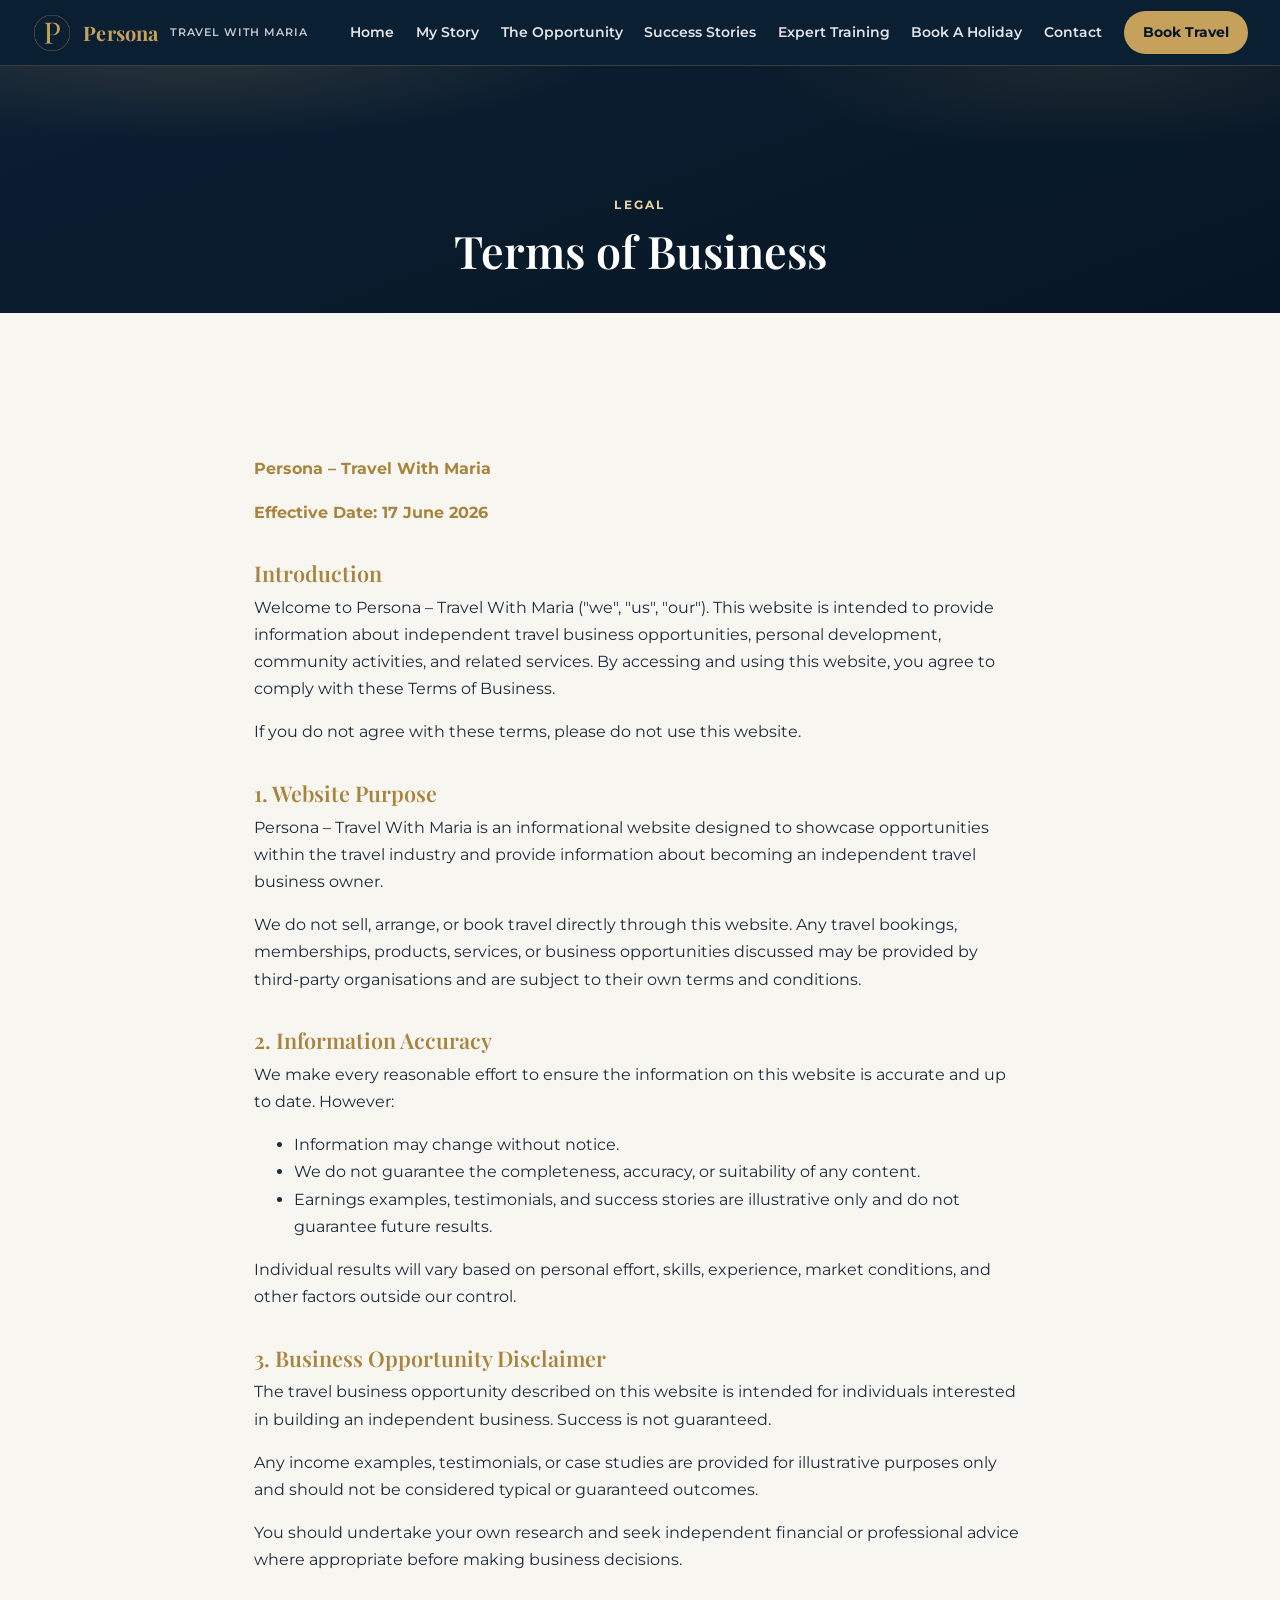
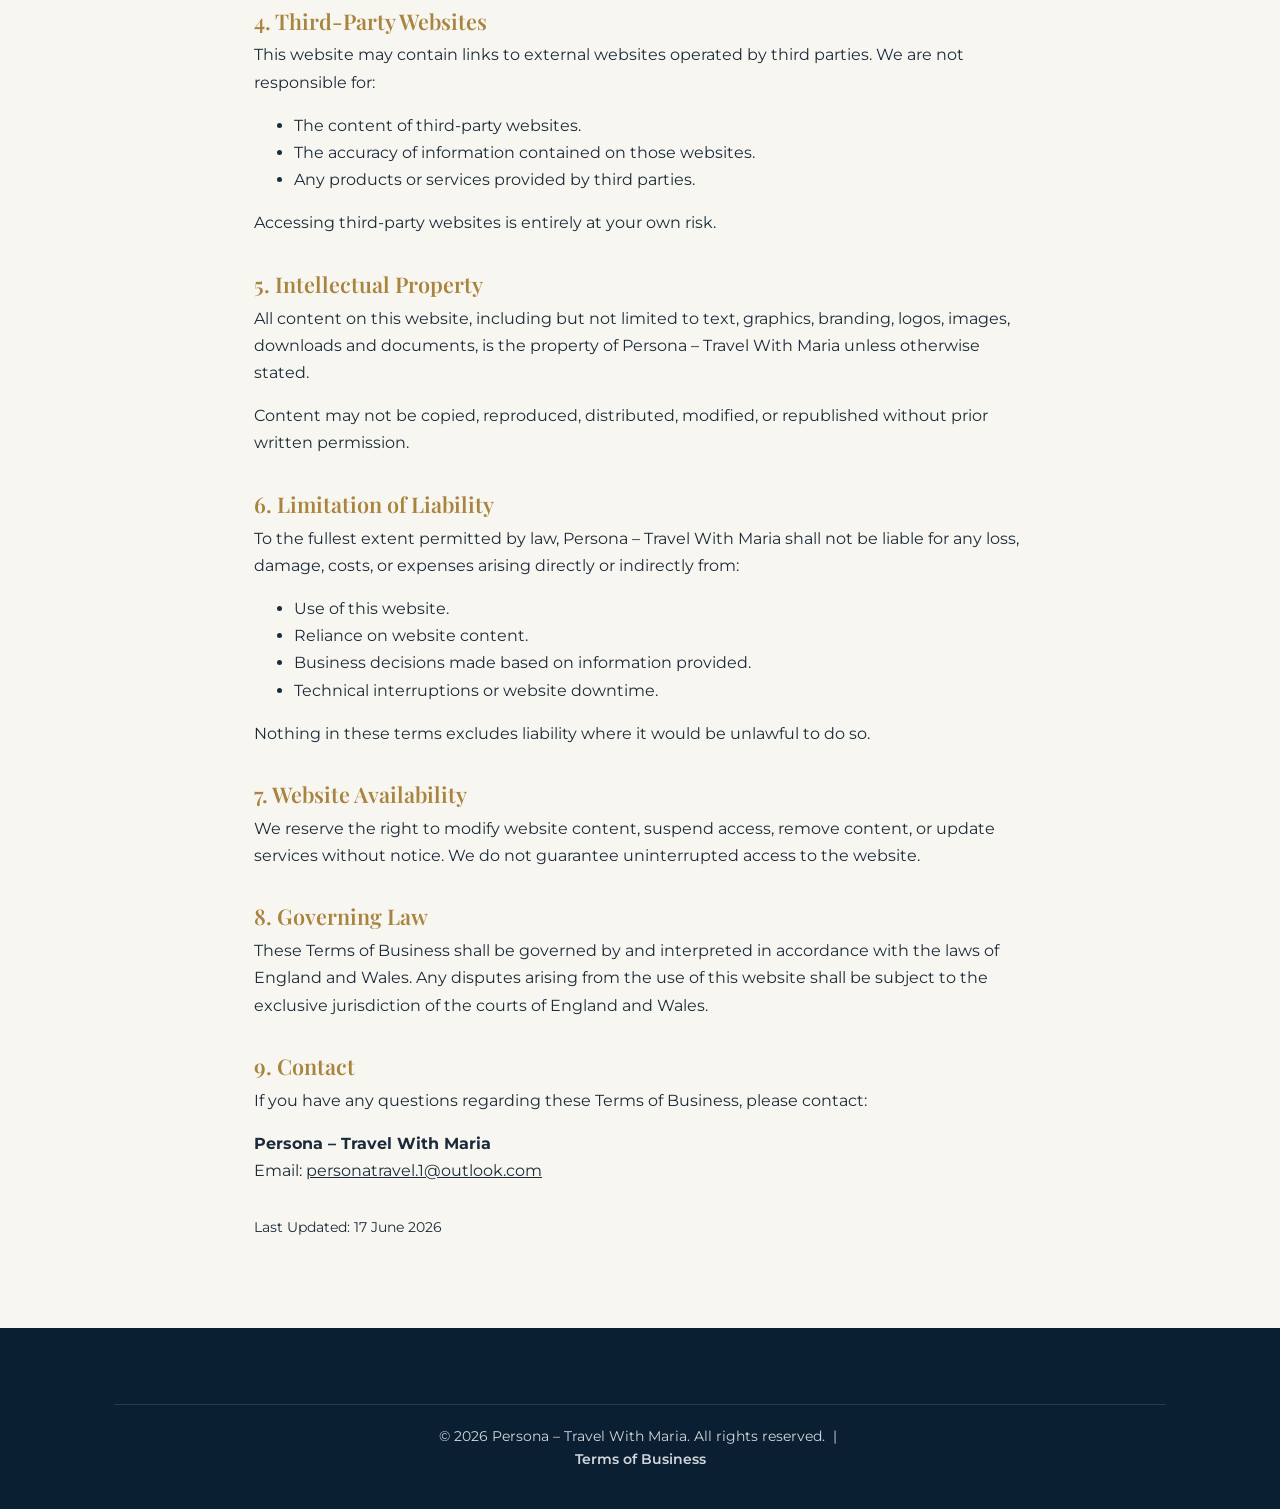
<file: terms.html>
<!DOCTYPE html>
<html lang="en">
<head>
<meta charset="UTF-8">
<meta name="viewport" content="width=device-width, initial-scale=1.0">
<title>Terms of Business | Persona – Travel With Maria</title>
<link rel="stylesheet" href="style.css">
<meta property="og:type" content="website">
<meta property="og:title" content="Terms of Business | Persona – Travel With Maria">
<meta property="og:description" content="Terms of Business for Persona – Travel With Maria.">
<meta property="og:image" content="https://personatravelwithmaria.github.io/Persona-travel-with-maria/images/beach-calm-horizon.jpg">
<meta property="og:url" content="https://personatravelwithmaria.github.io/Persona-travel-with-maria/terms.html">
<meta name="twitter:card" content="summary_large_image">
<meta name="twitter:title" content="Terms of Business | Persona – Travel With Maria">
<meta name="twitter:description" content="Terms of Business for Persona – Travel With Maria.">
<meta name="twitter:image" content="https://personatravelwithmaria.github.io/Persona-travel-with-maria/images/beach-calm-horizon.jpg">
</head>
<body>

<header class="site-header">
  <div class="nav-wrap">
    <a href="index.html" class="brand"><img src="images/logo-p.png" alt="Persona logo" class="logo-mark">Persona<span>Travel With Maria</span></a>
    <button class="nav-toggle" aria-label="Menu" onclick="document.querySelector('.main-nav').classList.toggle('open')">☰</button>
    <nav class="main-nav">
      <a href="index.html">Home</a>
      <a href="about.html">My Story</a>
      <a href="opportunity.html">The Opportunity</a>
      <a href="success-stories.html">Success Stories</a>
      <a href="training.html">Expert Training</a>
      <a href="holidays.html">Book A Holiday</a>
      <a href="contact.html">Contact</a>
      <a href="https://personatravelwithmaria.inteletravel.uk" target="_blank" rel="noopener" class="cta-link">Book Travel</a>
    </nav>
  </div>
</header>

<section class="hero" style="padding-bottom:2rem;">
  <div class="container hero-inner">
    <span class="eyebrow">Legal</span>
    <h1 style="font-size:clamp(2rem,4vw,2.8rem);">Terms of Business</h1>
  </div>
</section>

<div class="wave" aria-hidden="true">
  <svg viewBox="0 0 1200 70" preserveAspectRatio="none"><path d="M0,30 C200,70 400,0 600,30 C800,60 1000,10 1200,35 L1200,70 L0,70 Z" fill="#f8f6f1"/></svg>
</div>

<section class="section cream">
  <div class="container legal" style="max-width:820px;">

    <p class="meta">Persona – Travel With Maria</p>
    <p class="meta">Effective Date: 17 June 2026</p>

    <h2>Introduction</h2>
    <p>Welcome to Persona – Travel With Maria ("we", "us", "our"). This website is intended to provide information about independent travel business opportunities, personal development, community activities, and related services. By accessing and using this website, you agree to comply with these Terms of Business.</p>
    <p>If you do not agree with these terms, please do not use this website.</p>

    <h2>1. Website Purpose</h2>
    <p>Persona – Travel With Maria is an informational website designed to showcase opportunities within the travel industry and provide information about becoming an independent travel business owner.</p>
    <p>We do not sell, arrange, or book travel directly through this website. Any travel bookings, memberships, products, services, or business opportunities discussed may be provided by third-party organisations and are subject to their own terms and conditions.</p>

    <h2>2. Information Accuracy</h2>
    <p>We make every reasonable effort to ensure the information on this website is accurate and up to date. However:</p>
    <ul>
      <li>Information may change without notice.</li>
      <li>We do not guarantee the completeness, accuracy, or suitability of any content.</li>
      <li>Earnings examples, testimonials, and success stories are illustrative only and do not guarantee future results.</li>
    </ul>
    <p>Individual results will vary based on personal effort, skills, experience, market conditions, and other factors outside our control.</p>

    <h2>3. Business Opportunity Disclaimer</h2>
    <p>The travel business opportunity described on this website is intended for individuals interested in building an independent business. Success is not guaranteed.</p>
    <p>Any income examples, testimonials, or case studies are provided for illustrative purposes only and should not be considered typical or guaranteed outcomes.</p>
    <p>You should undertake your own research and seek independent financial or professional advice where appropriate before making business decisions.</p>

    <h2>4. Third-Party Websites</h2>
    <p>This website may contain links to external websites operated by third parties. We are not responsible for:</p>
    <ul>
      <li>The content of third-party websites.</li>
      <li>The accuracy of information contained on those websites.</li>
      <li>Any products or services provided by third parties.</li>
    </ul>
    <p>Accessing third-party websites is entirely at your own risk.</p>

    <h2>5. Intellectual Property</h2>
    <p>All content on this website, including but not limited to text, graphics, branding, logos, images, downloads and documents, is the property of Persona – Travel With Maria unless otherwise stated.</p>
    <p>Content may not be copied, reproduced, distributed, modified, or republished without prior written permission.</p>

    <h2>6. Limitation of Liability</h2>
    <p>To the fullest extent permitted by law, Persona – Travel With Maria shall not be liable for any loss, damage, costs, or expenses arising directly or indirectly from:</p>
    <ul>
      <li>Use of this website.</li>
      <li>Reliance on website content.</li>
      <li>Business decisions made based on information provided.</li>
      <li>Technical interruptions or website downtime.</li>
    </ul>
    <p>Nothing in these terms excludes liability where it would be unlawful to do so.</p>

    <h2>7. Website Availability</h2>
    <p>We reserve the right to modify website content, suspend access, remove content, or update services without notice. We do not guarantee uninterrupted access to the website.</p>

    <h2>8. Governing Law</h2>
    <p>These Terms of Business shall be governed by and interpreted in accordance with the laws of England and Wales. Any disputes arising from the use of this website shall be subject to the exclusive jurisdiction of the courts of England and Wales.</p>

    <h2>9. Contact</h2>
    <p>If you have any questions regarding these Terms of Business, please contact:</p>
    <p><strong>Persona – Travel With Maria</strong><br>
    Email: <a href="mailto:personatravel.1@outlook.com">personatravel.1@outlook.com</a></p>

    <p style="margin-top:2rem;font-size:.85rem;">Last Updated: 17 June 2026</p>
  </div>
</section>

<footer class="site-footer">
  <div class="container">
    <div class="foot-bottom">
      &copy; <span id="year"></span> Persona – Travel With Maria. All rights reserved. &nbsp;|&nbsp; <a href="terms.html">Terms of Business</a>
    </div>
  </div>
</footer>
<script>document.getElementById('year').textContent = new Date().getFullYear();</script>
</body>
</html>
</file>
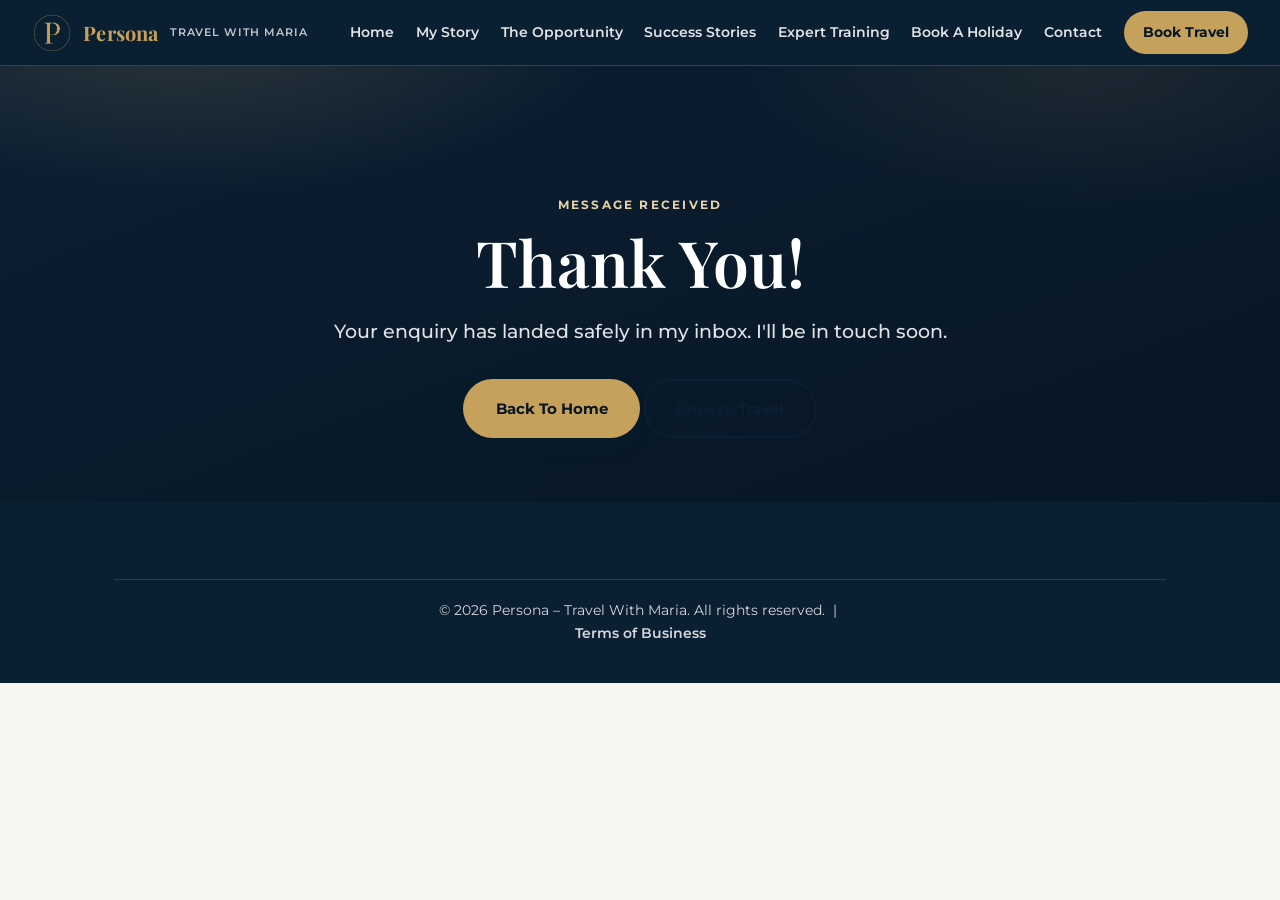
<file: thank-you.html>
<!DOCTYPE html>
<html lang="en">
<head>
<meta charset="UTF-8">
<meta name="viewport" content="width=device-width, initial-scale=1.0">
<title>Thank You | Persona – Travel With Maria</title>
<link rel="stylesheet" href="style.css">
</head>
<body>
<header class="site-header">
  <div class="nav-wrap">
    <a href="index.html" class="brand"><img src="images/logo-p.png" alt="Persona logo" class="logo-mark">Persona<span>Travel With Maria</span></a>
    <nav class="main-nav">
      <a href="index.html">Home</a>
      <a href="about.html">My Story</a>
      <a href="opportunity.html">The Opportunity</a>
      <a href="success-stories.html">Success Stories</a>
      <a href="training.html">Expert Training</a>
      <a href="holidays.html">Book A Holiday</a>
      <a href="contact.html">Contact</a>
      <a href="https://personatravelwithmaria.inteletravel.uk" target="_blank" rel="noopener" class="cta-link">Book Travel</a>
    </nav>
  </div>
</header>

<section class="hero">
  <div class="container hero-inner">
    <span class="eyebrow">Message Received</span>
    <h1>Thank You!</h1>
    <p class="sub">Your enquiry has landed safely in my inbox. I'll be in touch soon.</p>
    <div class="button-row">
      <a href="index.html" class="btn btn-primary">Back To Home</a>
      <a href="https://personatravelwithmaria.inteletravel.uk" target="_blank" rel="noopener" class="btn btn-outline">Browse Travel</a>
    </div>
  </div>
</section>

<footer class="site-footer">
  <div class="container">
    <div class="foot-bottom">
      &copy; <span id="year"></span> Persona – Travel With Maria. All rights reserved. &nbsp;|&nbsp; <a href="terms.html">Terms of Business</a>
    </div>
  </div>
</footer>
<script>document.getElementById('year').textContent = new Date().getFullYear();</script>
</body>
</html>
</file>
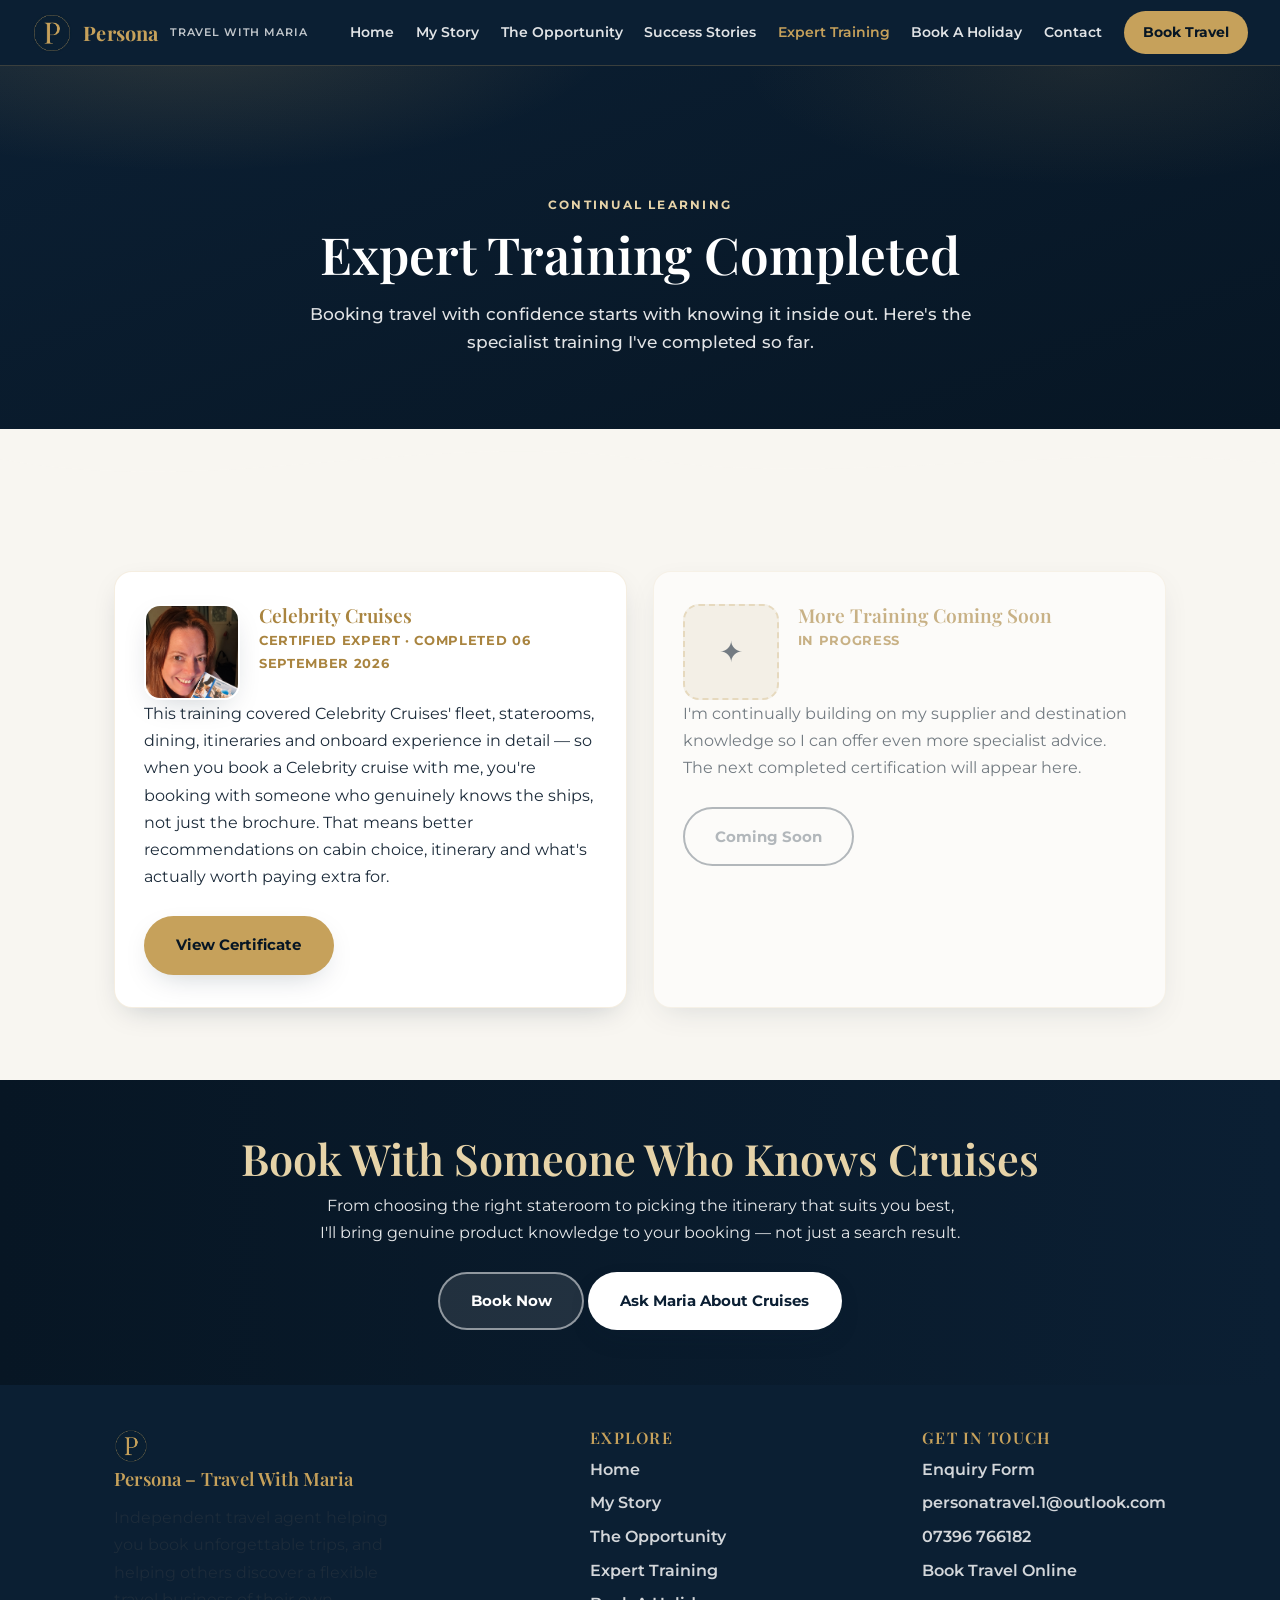
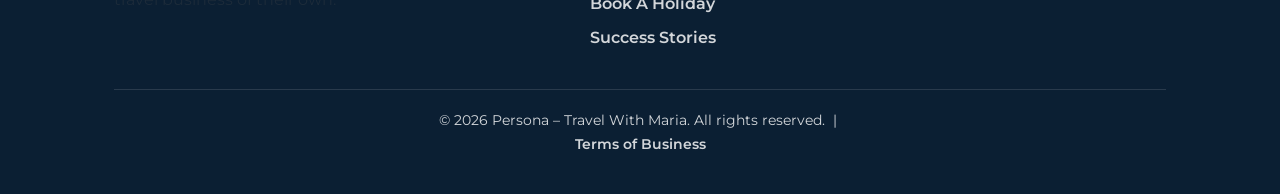
<file: training.html>
<!DOCTYPE html>
<html lang="en">
<head>
<meta charset="UTF-8">
<meta name="viewport" content="width=device-width, initial-scale=1.0">
<title>Expert Training | Persona – Travel With Maria</title>
<meta name="description" content="Maria's completed expert training and certifications, including Celebrity Cruises Certified Expert status.">
<link rel="stylesheet" href="style.css">
</head>
<body>

<header class="site-header">
  <div class="nav-wrap">
    <a href="index.html" class="brand"><img src="images/logo-p.png" alt="Persona logo" class="logo-mark">Persona<span>Travel With Maria</span></a>
    <button class="nav-toggle" aria-label="Menu" onclick="document.querySelector('.main-nav').classList.toggle('open')">☰</button>
    <nav class="main-nav">
      <a href="index.html">Home</a>
      <a href="about.html">My Story</a>
      <a href="opportunity.html">The Opportunity</a>
      <a href="success-stories.html">Success Stories</a>
      <a href="training.html" class="active">Expert Training</a>
      <a href="holidays.html">Book A Holiday</a>
      <a href="contact.html">Contact</a>
      <a href="https://personatravelwithmaria.inteletravel.uk" target="_blank" rel="noopener" class="cta-link">Book Travel</a>
    </nav>
  </div>
</header>

<section class="hero" style="padding-bottom:2.5rem;">
  <div class="container hero-inner">
    <span class="eyebrow">Continual Learning</span>
    <h1 style="font-size:clamp(2.2rem,4.5vw,3.2rem);">Expert Training Completed</h1>
    <p class="sub" style="font-size:1.05rem;">Booking travel with confidence starts with knowing it inside out. Here's the specialist training I've completed so far.</p>
  </div>
</section>

<div class="wave" aria-hidden="true">
  <svg viewBox="0 0 1200 70" preserveAspectRatio="none"><path d="M0,30 C200,70 400,0 600,30 C800,60 1000,10 1200,35 L1200,70 L0,70 Z" fill="#f8f6f1"/></svg>
</div>

<section class="section cream">
  <div class="container">
    <div class="grid cols-2">

      <div class="card">
        <div style="display:flex;gap:1.2rem;align-items:flex-start;">
          <img src="images/certificates/maria-training-selfie-preview.jpg" alt="Maria with her Celebrity Cruises Certified Expert certificate" style="width:96px;height:96px;border-radius:16px;object-fit:cover;flex-shrink:0;box-shadow:var(--shadow);border:2px solid var(--white);">
          <div>
            <h3 style="font-size:1.2rem;margin-bottom:.2rem;">Celebrity Cruises</h3>
            <p style="font-size:.82rem;font-weight:700;color:var(--gold-deep);text-transform:uppercase;letter-spacing:.05em;margin-bottom:.6rem;">Certified Expert · Completed 06 September 2026</p>
          </div>
        </div>
        <p>This training covered Celebrity Cruises' fleet, staterooms, dining, itineraries and onboard experience in detail — so when you book a Celebrity cruise with me, you're booking with someone who genuinely knows the ships, not just the brochure. That means better recommendations on cabin choice, itinerary and what's actually worth paying extra for.</p>
        <a href="images/certificates/celebrity-cruises-certificate.jpg" target="_blank" rel="noopener" class="btn btn-primary" style="margin-top:.6rem;">View Certificate</a>
      </div>

      <div class="card" style="opacity:.6;">
        <div style="display:flex;gap:1.2rem;align-items:flex-start;">
          <div style="width:96px;height:96px;border-radius:16px;flex-shrink:0;background:var(--ivory-soft);display:flex;align-items:center;justify-content:center;font-size:1.8rem;border:2px dashed rgba(198,161,91,.5);">✦</div>
          <div>
            <h3 style="font-size:1.2rem;margin-bottom:.2rem;">More Training Coming Soon</h3>
            <p style="font-size:.82rem;font-weight:700;color:var(--gold-deep);text-transform:uppercase;letter-spacing:.05em;margin-bottom:.6rem;">In Progress</p>
          </div>
        </div>
        <p>I'm continually building on my supplier and destination knowledge so I can offer even more specialist advice. The next completed certification will appear here.</p>
        <span class="btn btn-outline" style="margin-top:.6rem;opacity:.5;pointer-events:none;">Coming Soon</span>
      </div>

    </div>
  </div>
</section>

<section class="strip">
  <h2>Book With Someone Who Knows Cruises</h2>
  <p>From choosing the right stateroom to picking the itinerary that suits you best, I'll bring genuine product knowledge to your booking — not just a search result.</p>
  <div class="button-row">
    <a href="https://personatravelwithmaria.inteletravel.uk" target="_blank" rel="noopener" class="btn btn-ghost">Book Now</a>
    <a href="contact.html" class="btn btn-primary" style="background:#fff;color:var(--navy);">Ask Maria About Cruises</a>
  </div>
</section>

<footer class="site-footer">
  <div class="container">
    <div class="foot-grid">
      <div>
        <a href="index.html" class="brand" style="font-size:1.15rem;"><img src="images/logo-p.png" alt="Persona logo" class="logo-mark" style="width:34px;height:34px;">Persona – Travel With Maria</a>
        <p style="margin-top:.6rem;max-width:280px;">Independent travel agent helping you book unforgettable trips, and helping others discover a flexible travel business of their own.</p>
      </div>
      <div>
        <h4>Explore</h4>
        <a href="index.html">Home</a>
        <a href="about.html">My Story</a>
        <a href="opportunity.html">The Opportunity</a>
        <a href="training.html">Expert Training</a>
        <a href="holidays.html">Book A Holiday</a>
        <a href="success-stories.html">Success Stories</a>
      </div>
      <div>
        <h4>Get In Touch</h4>
        <a href="contact.html">Enquiry Form</a>
        <a href="mailto:personatravel.1@outlook.com">personatravel.1@outlook.com</a>
        <a href="tel:+447396766182">07396 766182</a>
        <a href="https://personatravelwithmaria.inteletravel.uk" target="_blank" rel="noopener">Book Travel Online</a>
      </div>
    </div>
    <div class="foot-bottom">
      &copy; <span id="year"></span> Persona – Travel With Maria. All rights reserved. &nbsp;|&nbsp; <a href="terms.html">Terms of Business</a>
    </div>
  </div>
</footer>
<script>document.getElementById('year').textContent = new Date().getFullYear();</script>
</body>
</html>
</file>
<file: style.css>
/* ============================================
   Persona – Travel With Maria
   Shared stylesheet — Navy & Gold Edition
   ============================================ */

@import url('https://fonts.googleapis.com/css2?family=Playfair+Display:ital,wght@0,500;0,600;0,700;1,500&family=Montserrat:wght@400;500;600;700;800&family=Dancing+Script:wght@600;700&display=swap');

:root{
  --navy: #0b1f33;
  --navy-deep: #071624;
  --navy-soft: #16304d;
  --gold: #c6a15b;
  --gold-deep: #a9843f;
  --gold-light: #e6d3a8;
  --white: #ffffff;
  --ivory: #f8f6f1;
  --ivory-soft: #f1ece0;
  --ink: #1c2b3a;
  --shadow: 0 10px 30px -12px rgba(11,31,51,0.25);
  --radius: 18px;
}

*{ box-sizing: border-box; }

html{ scroll-behavior: smooth; }

body{
  margin: 0;
  font-family: 'Montserrat', sans-serif;
  color: var(--ink);
  background: var(--ivory);
  line-height: 1.7;
  -webkit-font-smoothing: antialiased;
}

h1,h2,h3,h4{
  font-family: 'Playfair Display', serif;
  color: var(--gold-deep);
  font-weight: 600;
  margin: 0 0 .5rem;
  line-height: 1.15;
}

h1{ font-size: clamp(2.4rem, 5vw, 4rem); }
h2{ font-size: clamp(1.9rem, 4vw, 2.7rem); }
h3{ font-size: 1.4rem; }

p{ margin: 0 0 1rem; color: var(--ink); }

a{ color: inherit; }

.script{
  font-family: 'Dancing Script', cursive;
  color: var(--gold-deep);
}

.eyebrow{
  text-transform: uppercase;
  letter-spacing: .18em;
  font-size: .78rem;
  font-weight: 700;
  color: var(--navy-soft);
  display: block;
  margin-bottom: .6rem;
}

.container{
  max-width: 1100px;
  margin: 0 auto;
  padding: 0 1.5rem;
}

.section{
  padding: 4.5rem 0;
}
.section.tight{ padding: 3rem 0; }
.section.cream{ background: var(--ivory); }
.section.soft{ background: var(--ivory-soft); }
.section.white{ background: var(--white); }

.center{ text-align: center; }

.divider{
  border: none;
  border-top: 1px solid rgba(198,161,91,0.45);
  width: 120px;
  margin: 1.2rem auto 1.6rem;
  position: relative;
}
.divider.left{ margin-left: 0; }
.divider::after{
  content: "✦";
  position: absolute;
  top: -11px; left: 50%;
  transform: translateX(-50%);
  background: inherit;
  color: var(--gold);
  font-size: .8rem;
  padding: 0 .4rem;
}
.section.cream .divider::after{ background: var(--ivory); }
.section.soft .divider::after{ background: var(--ivory-soft); }
.section.white .divider::after{ background: var(--white); }

/* ---------- Wave divider (signature motif) ---------- */
.wave{
  display:block;
  width: 100%;
  height: 70px;
  line-height: 0;
}
.wave svg{ width:100%; height:100%; display:block; }

/* ---------- Header / Nav ---------- */
header.site-header{
  position: sticky;
  top: 0;
  z-index: 100;
  background: var(--navy);
  border-bottom: 1px solid rgba(198,161,91,0.25);
}
.nav-wrap{
  max-width: 1500px;
  margin: 0 auto;
  padding: .7rem 2rem;
  display: flex;
  align-items: center;
  justify-content: space-between;
  gap: 1rem;
}
.brand{
  display: flex;
  align-items: center;
  gap: .7rem;
  font-family: 'Playfair Display', serif;
  color: var(--gold);
  font-size: 1.25rem;
  font-weight: 700;
  text-decoration: none;
  letter-spacing: .01em;
}
.brand img.logo-mark{
  width: 40px;
  height: 40px;
  display: block;
  border-radius: 50%;
}
.brand span{ color: rgba(255,255,255,.75); font-family:'Montserrat',sans-serif; font-weight:600; font-size:.68rem; display:block; letter-spacing:.08em; text-transform:uppercase; white-space:nowrap;}
nav.main-nav{
  display: flex;
  align-items: center;
  gap: 1.35rem;
  flex-wrap: wrap;
}
nav.main-nav a{
  text-decoration: none;
  font-weight: 600;
  font-size: .87rem;
  color: rgba(255,255,255,.88);
  position: relative;
  padding: .2rem 0;
  white-space: nowrap;
}
nav.main-nav a:hover, nav.main-nav a.active{ color: var(--gold); }
nav.main-nav a.cta-link{
  background: var(--gold);
  color: var(--navy-deep) !important;
  padding: .6rem 1.2rem;
  border-radius: 999px;
  font-weight: 700;
}
nav.main-nav a.cta-link:hover{ background: var(--gold-light); }

.nav-toggle{ display:none; }

/* ---------- Hero ---------- */
.hero{
  position: relative;
  padding: 5.5rem 0 4rem;
  background: linear-gradient(160deg, var(--navy) 0%, var(--navy-deep) 100%);
  overflow: hidden;
  text-align: center;
}
.hero::before{
  content:"";
  position:absolute; inset:0;
  background:
    radial-gradient(55% 65% at 15% -10%, rgba(198,161,91,0.18), transparent 60%),
    radial-gradient(45% 55% at 85% 0%, rgba(198,161,91,0.10), transparent 60%);
  opacity: 1;
}
.hero-inner{ position: relative; z-index: 2; max-width: 780px; margin: 0 auto; padding-top: 2.5rem;}
.hero .eyebrow{ color: var(--gold-light); }
.hero h1{ margin-bottom: .3rem; color: #fff; }
.hero .sub{
  font-family: 'Montserrat', sans-serif;
  color: rgba(255,255,255,.88);
  font-size: 1.2rem;
  font-weight: 500;
  margin: 1rem 0 2rem;
}

/* ---------- Photo hero variant ---------- */
.hero.photo{
  background-size: cover;
  background-position: center;
  padding: 7rem 0 5.5rem;
}
.hero.photo::before{
  background: linear-gradient(180deg, rgba(7,22,36,.72) 0%, rgba(11,31,51,.6) 45%, rgba(11,31,51,.88) 100%);
  opacity: 1;
}
.hero.photo .eyebrow{ color: var(--gold-light); }
.hero.photo h1{ color: #fff; text-shadow: 0 2px 18px rgba(0,0,0,.35); }
.hero.photo .sub{ color: rgba(255,255,255,.92); }

/* ---------- Full-bleed photo banner (mid page) ---------- */
.photo-banner{
  position: relative;
  background-size: cover;
  background-position: center;
  padding: 4.5rem 1.5rem;
  text-align: center;
  color: #fff;
}
.photo-banner::before{
  content:"";
  position:absolute; inset:0;
  background: linear-gradient(90deg, rgba(7,22,36,.82), rgba(11,31,51,.55));
}
.photo-banner > *{ position: relative; z-index: 2; }
.photo-banner h2{ color: var(--gold-light); text-shadow: 0 2px 14px rgba(0,0,0,.3); }
.photo-banner p{ color: rgba(255,255,255,.92); max-width: 640px; margin: 0 auto 1.5rem; }

/* ---------- Buttons ---------- */
.btn{
  display: inline-block;
  padding: .9rem 1.9rem;
  border-radius: 999px;
  font-weight: 700;
  text-decoration: none;
  font-size: .95rem;
  border: 2px solid transparent;
  transition: transform .15s ease, box-shadow .15s ease, background .15s ease;
  cursor: pointer;
}
.btn:hover{ transform: translateY(-2px); }
.btn-primary{ background: var(--gold); color: var(--navy-deep); box-shadow: var(--shadow); }
.btn-primary:hover{ background: var(--gold-light); }
.btn-outline{ background: transparent; border-color: var(--navy); color: var(--navy); }
.btn-outline:hover{ background: var(--navy); color: #fff; }
.btn-ghost{ background: rgba(255,255,255,0.1); border-color: rgba(255,255,255,.5); color: #fff; }
.btn-ghost:hover{ background: rgba(255,255,255,0.2); }

/* ---------- Cards / Grids ---------- */
.grid{
  display: grid;
  gap: 1.6rem;
}
.grid.cols-2{ grid-template-columns: repeat(2, 1fr); }
.grid.cols-3{ grid-template-columns: repeat(3, 1fr); }
.grid.cols-4{ grid-template-columns: repeat(4, 1fr); }

.card{
  background: var(--white);
  border-radius: var(--radius);
  padding: 2rem 1.8rem;
  box-shadow: var(--shadow);
  border: 1px solid rgba(198,161,91,.18);
}
.card h3{ color: var(--gold-deep); }
.card .icon{ font-size: 1.9rem; display:block; margin-bottom: .7rem; }

.pill{
  display:inline-block;
  background: var(--ivory-soft);
  color: var(--navy);
  border: 1px solid rgba(198,161,91,.4);
  border-radius: 999px;
  padding: .5rem 1.1rem;
  font-weight: 600;
  font-size: .92rem;
  margin: .25rem;
}

.badge-gold{
  display:inline-flex;
  align-items:center;
  gap:.5rem;
  background: rgba(198,161,91,.14);
  border: 1px solid var(--gold);
  color: var(--gold-light);
  border-radius: 999px;
  padding: .5rem 1.2rem;
  font-weight: 700;
  font-size: .85rem;
  letter-spacing: .04em;
  margin-bottom: 1.2rem;
}

.avatar{
  width: 76px; height: 76px;
  border-radius: 50%;
  background: linear-gradient(135deg, var(--navy), var(--gold-deep));
  color: #fff;
  display:flex; align-items:center; justify-content:center;
  font-family:'Playfair Display',serif;
  font-size: 1.6rem;
  font-weight: 700;
  margin: 0 auto 1rem;
  box-shadow: var(--shadow);
}
.avatar-photo{
  width: 108px; height: 108px;
  border-radius: 22px;
  object-fit: cover;
  display: block;
  margin: 0 auto 1rem;
  box-shadow: var(--shadow);
  border: 3px solid var(--white);
  background: var(--ivory-soft);
}

/* ---------- Banner strips ---------- */
.strip{
  background: linear-gradient(90deg, var(--navy-deep), var(--navy));
  color: #fff;
  text-align: center;
  padding: 3.4rem 1.5rem;
}
.strip h2{ color: var(--gold-light); }
.strip p{ color: rgba(255,255,255,.9); max-width: 640px; margin: 0 auto 1.6rem; }

.sage-band{ background: var(--navy); height: 60px; }

/* ---------- FAQ ---------- */
details.faq{
  background: var(--white);
  border-radius: 14px;
  padding: 1.1rem 1.4rem;
  margin-bottom: .9rem;
  border: 1px solid rgba(198,161,91,.25);
  box-shadow: var(--shadow);
}
details.faq summary{
  cursor: pointer;
  font-weight: 700;
  color: var(--gold-deep);
  font-family:'Playfair Display',serif;
  font-size: 1.05rem;
  list-style: none;
}
details.faq summary::-webkit-details-marker{ display:none; }
details.faq summary::after{
  content: "+";
  float: right;
  color: var(--navy);
  font-weight: 700;
  font-size: 1.2rem;
}
details.faq[open] summary::after{ content: "–"; }
details.faq p{ margin-top: .8rem; }

/* ---------- Testimonial ---------- */
.testimonial{
  background: var(--white);
  border-radius: var(--radius);
  padding: 2.2rem;
  box-shadow: var(--shadow);
  border: 1px solid rgba(198,161,91,.18);
}
.testimonial h3{ font-family:'Dancing Script',cursive; font-size:1.9rem; color: var(--gold-deep); margin-bottom: .4rem;}
.testimonial p{ font-size: .97rem; }

/* ---------- Footer ---------- */
footer.site-footer{
  background: var(--navy);
  padding: 2.8rem 0 2rem;
  color: rgba(255,255,255,.82);
}
footer.site-footer .foot-grid{
  display:flex; flex-wrap:wrap; gap: 2rem; justify-content: space-between; align-items:flex-start;
}
footer.site-footer h4{ color: var(--gold); font-size:1rem; text-transform:uppercase; letter-spacing:.08em; }
footer.site-footer a{ text-decoration:none; color: rgba(255,255,255,.82); display:block; margin-bottom:.4rem; font-weight:600;}
footer.site-footer a:hover{ color: var(--gold); }
footer.site-footer .brand{ color: var(--gold); }
footer.site-footer .brand span{ color: rgba(255,255,255,.6); }
.foot-bottom{
  text-align:center;
  margin-top: 2rem;
  padding-top: 1.2rem;
  border-top: 1px solid rgba(255,255,255,.12);
  font-size: .85rem;
}
.foot-bottom a{ display:inline; color: var(--gold); }

/* ---------- Forms ---------- */
form.enquiry{
  background: var(--white);
  border-radius: var(--radius);
  padding: 2.4rem;
  box-shadow: var(--shadow);
  border: 1px solid rgba(198,161,91,.18);
  max-width: 640px;
  margin: 0 auto;
}
.field{ margin-bottom: 1.3rem; }
.field label{
  display:block;
  font-weight: 700;
  color: var(--navy);
  margin-bottom: .4rem;
  font-size: .92rem;
}
.field input, .field select, .field textarea{
  width: 100%;
  padding: .8rem 1rem;
  border-radius: 10px;
  border: 1.5px solid rgba(198,161,91,.45);
  background: var(--ivory-soft);
  font-family: 'Montserrat', sans-serif;
  font-size: .97rem;
  color: var(--ink);
}
.field textarea{ min-height: 130px; resize: vertical; }
.field input:focus, .field select:focus, .field textarea:focus{
  outline: 3px solid rgba(198,161,91,.35);
  border-color: var(--gold);
}
.contact-info{
  display:flex; gap: 1.4rem; flex-wrap: wrap; justify-content:center; margin: 1.6rem 0 2.6rem;
}
.contact-info .item{
  background: var(--white);
  border-radius: 14px;
  padding: 1.1rem 1.6rem;
  box-shadow: var(--shadow);
  font-weight: 700;
  color: var(--navy);
  text-decoration: none;
  border: 1px solid rgba(198,161,91,.2);
}
.contact-info .item span{ display:block; color: var(--gold-deep); font-weight:600; font-size:.8rem; text-transform:uppercase; letter-spacing:.06em; }

/* ---------- Terms page ---------- */
.legal h2{ margin-top: 2.2rem; font-size: 1.35rem; }
.legal ul{ color: var(--ink); }
.legal p, .legal li{ color: var(--ink); }
.legal .meta{ color: var(--gold-deep); font-weight: 700; }

/* ---------- Responsive ---------- */
@media (max-width: 860px){
  .grid.cols-2, .grid.cols-3, .grid.cols-4{ grid-template-columns: 1fr; }
  .contact-info{ flex-direction: column; align-items: stretch; }
}
@media (max-width: 1150px){
  nav.main-nav{
    position: fixed; inset: 64px 0 auto auto;
    flex-direction: column;
    background: var(--navy);
    width: 220px;
    padding: 1.2rem;
    border-radius: 0 0 0 14px;
    box-shadow: var(--shadow);
    align-items: flex-start;
    transform: translateX(110%);
    transition: transform .25s ease;
  }
  nav.main-nav.open{ transform: translateX(0); }
  .nav-toggle{
    display:block;
    background:none; border:none; font-size:1.6rem; color:var(--gold); cursor:pointer;
  }
}
</file>
